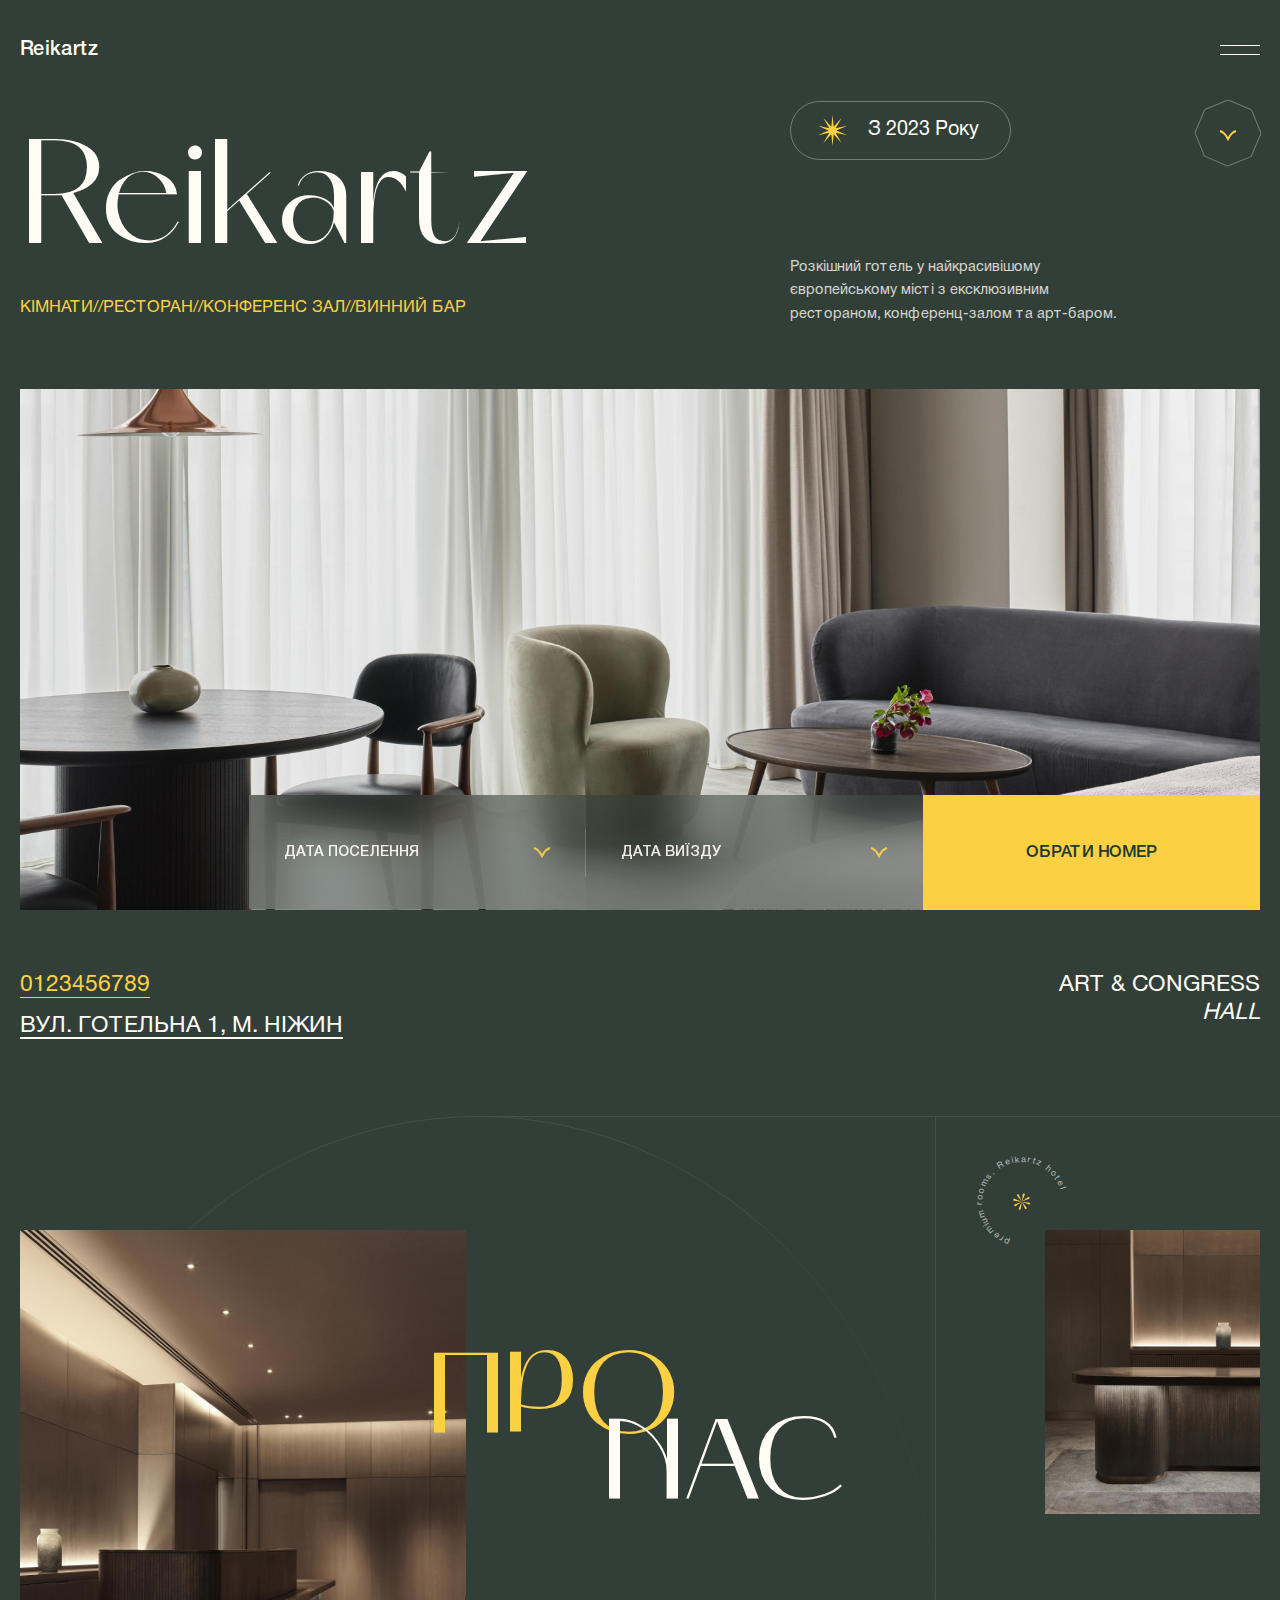
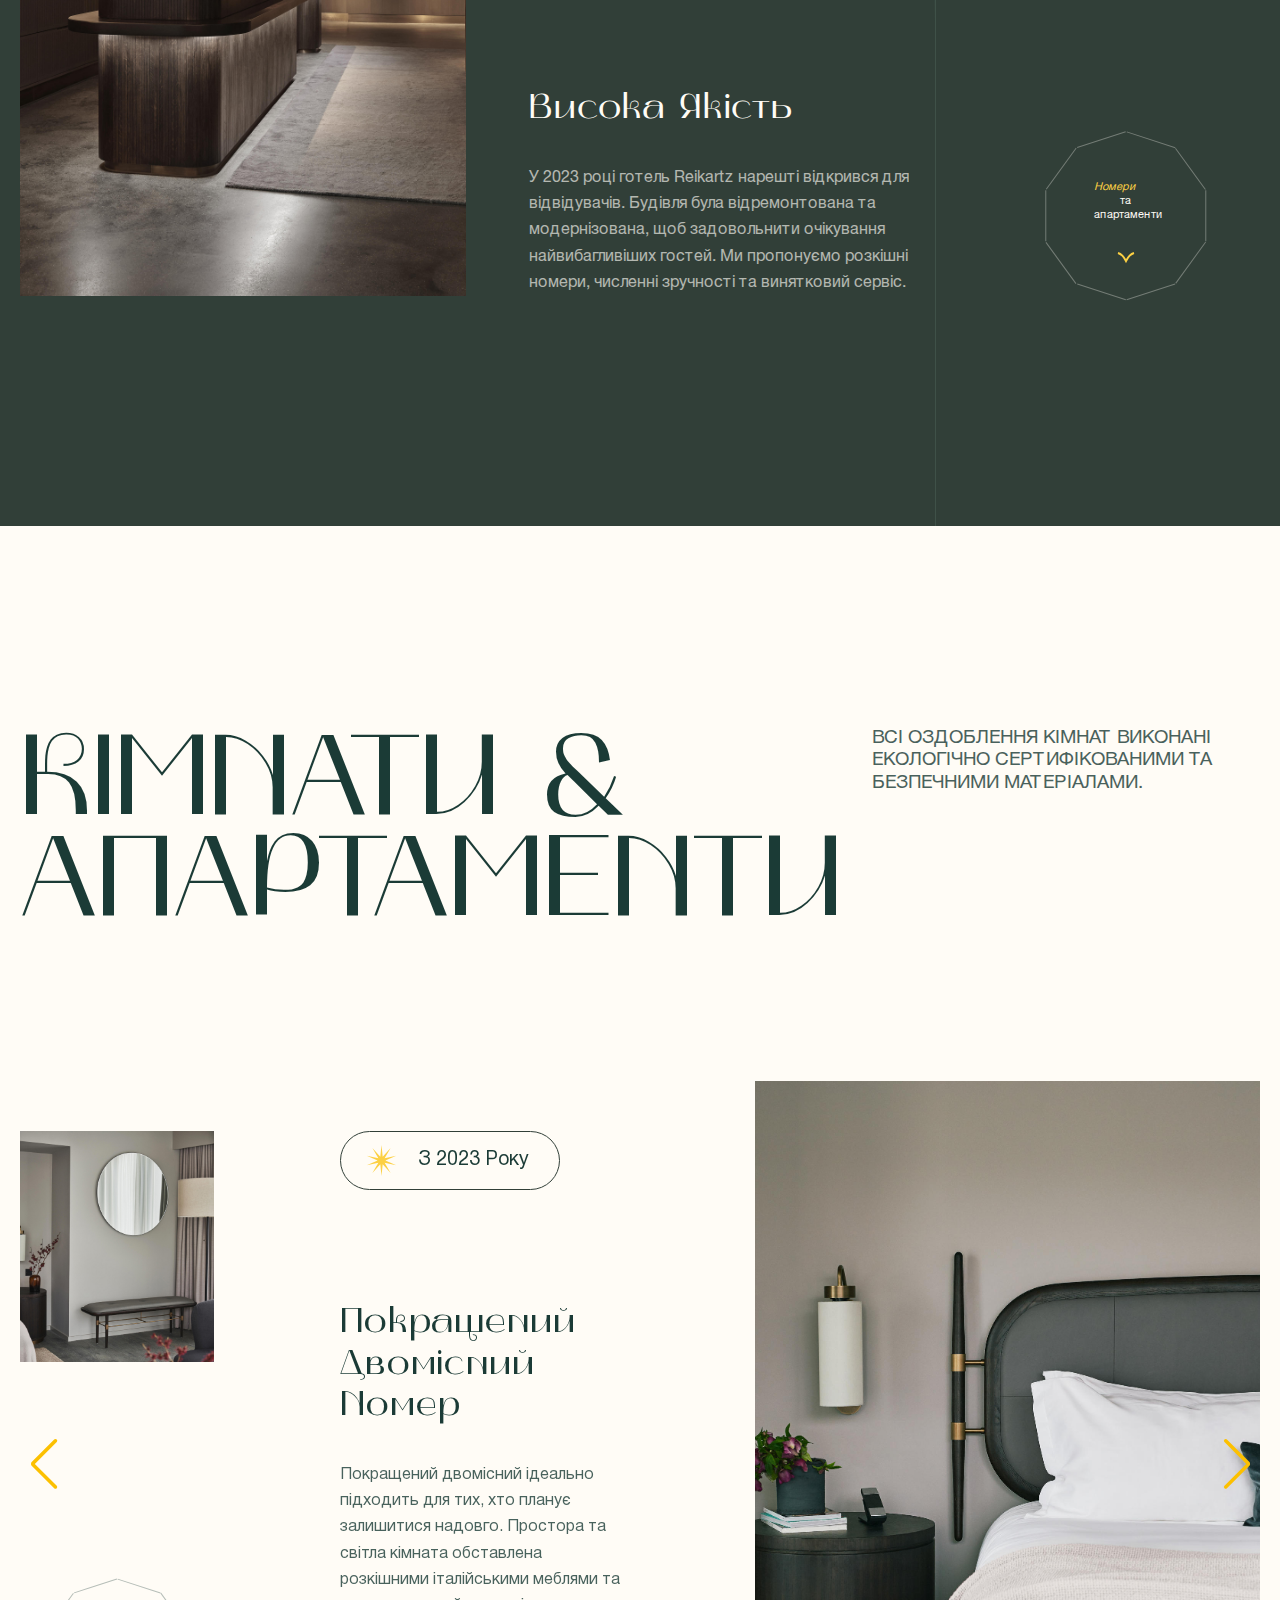
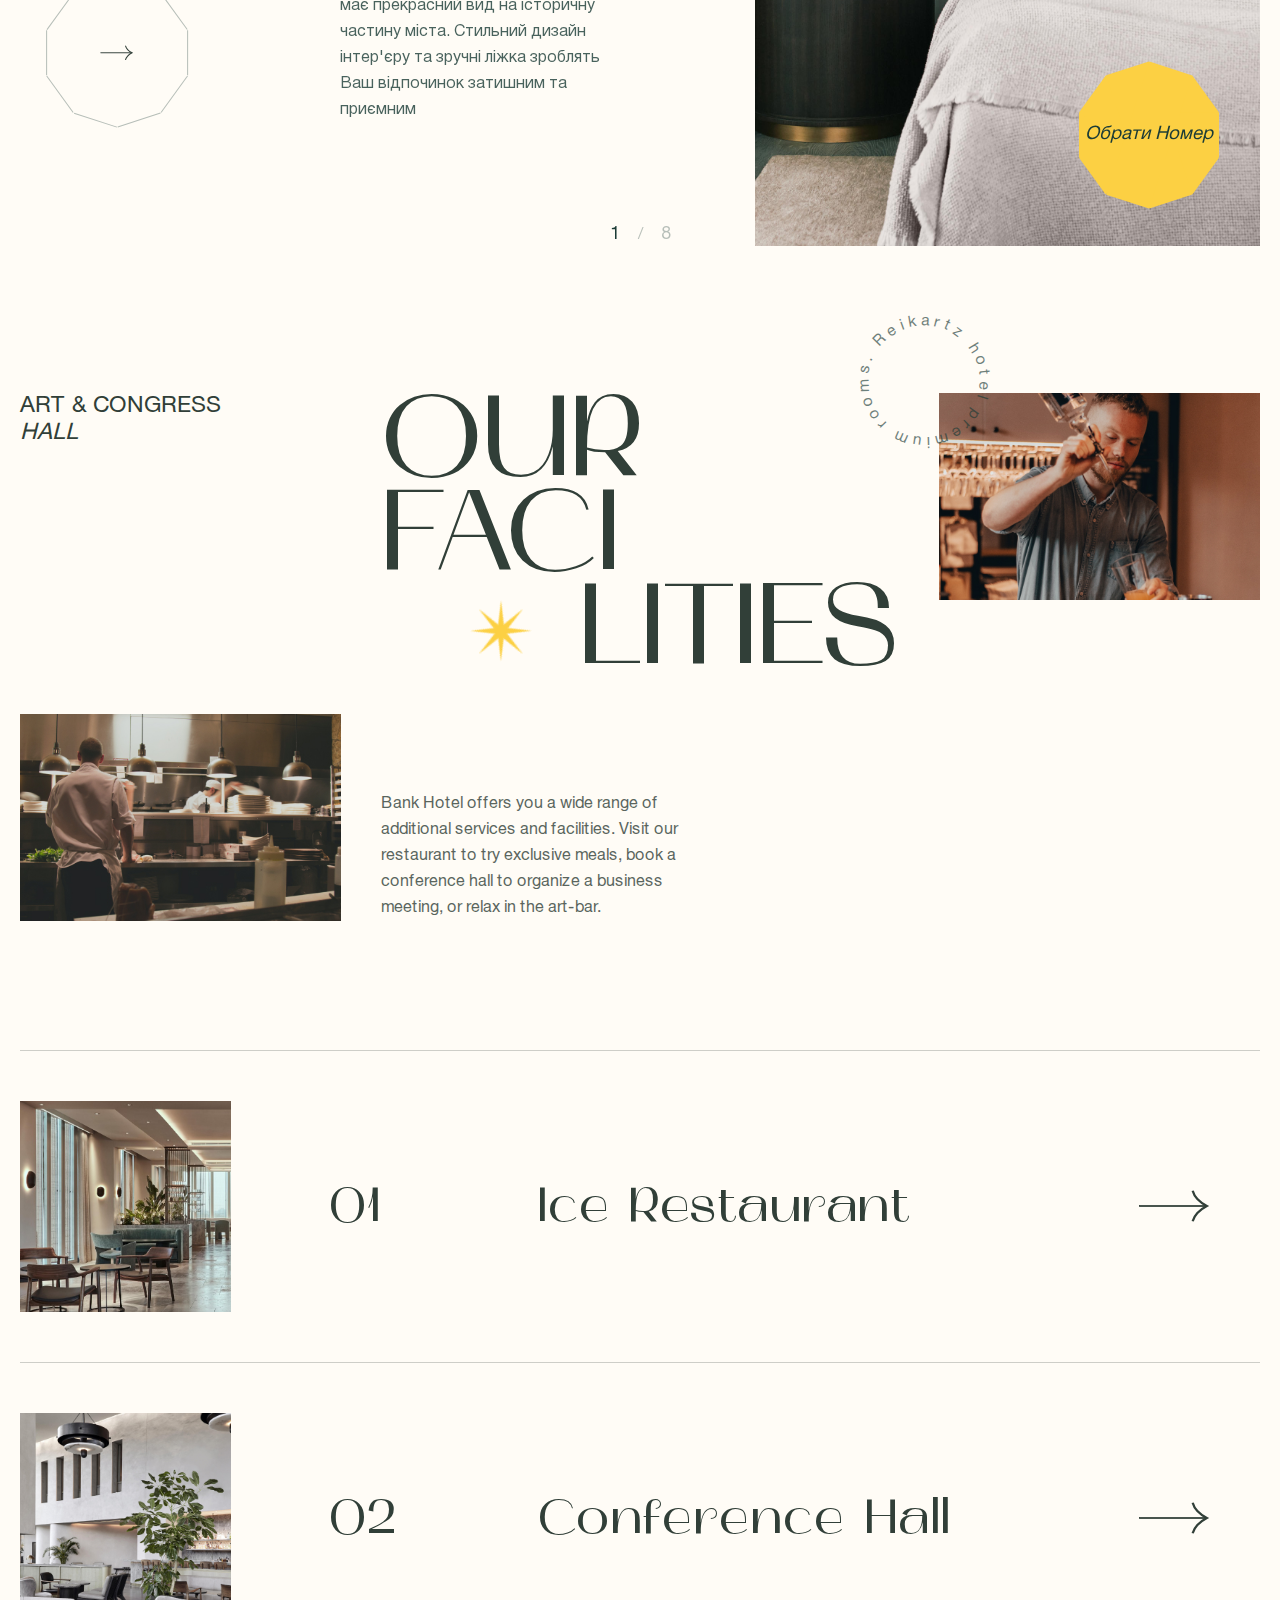
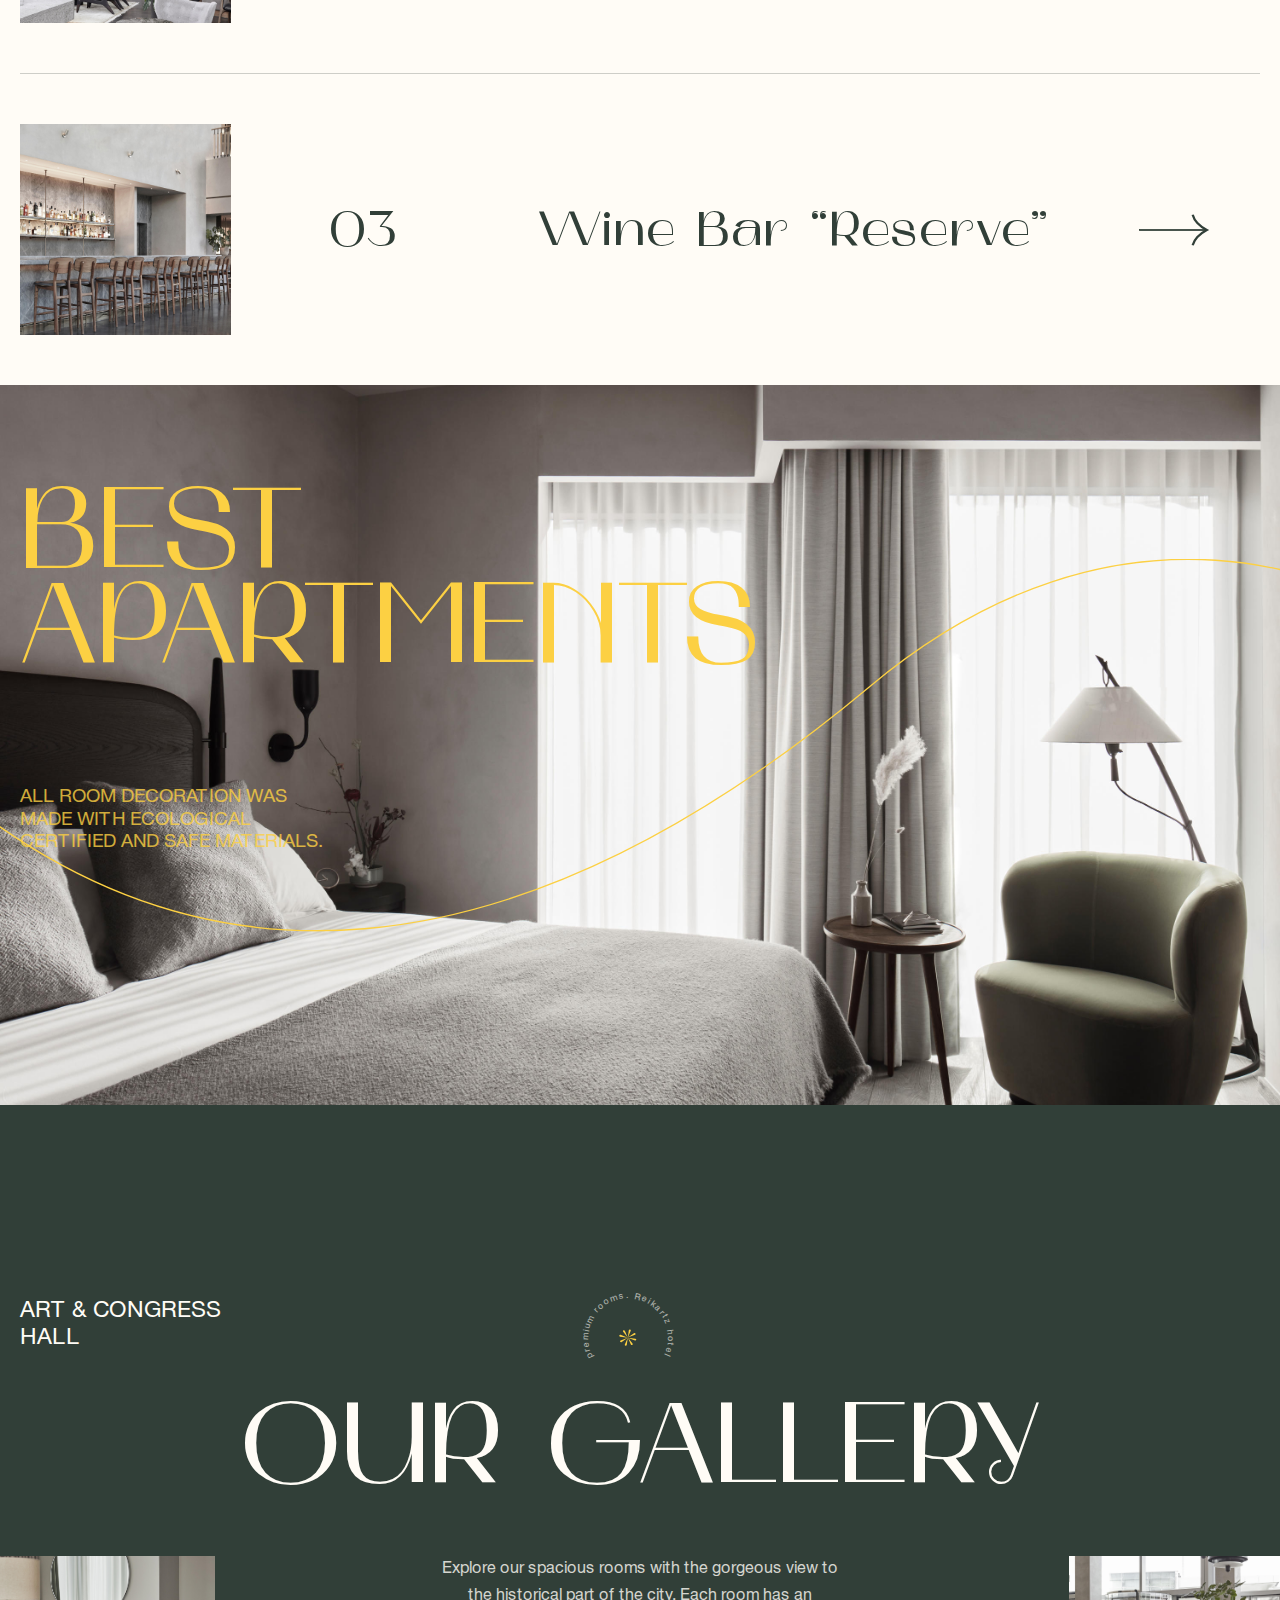
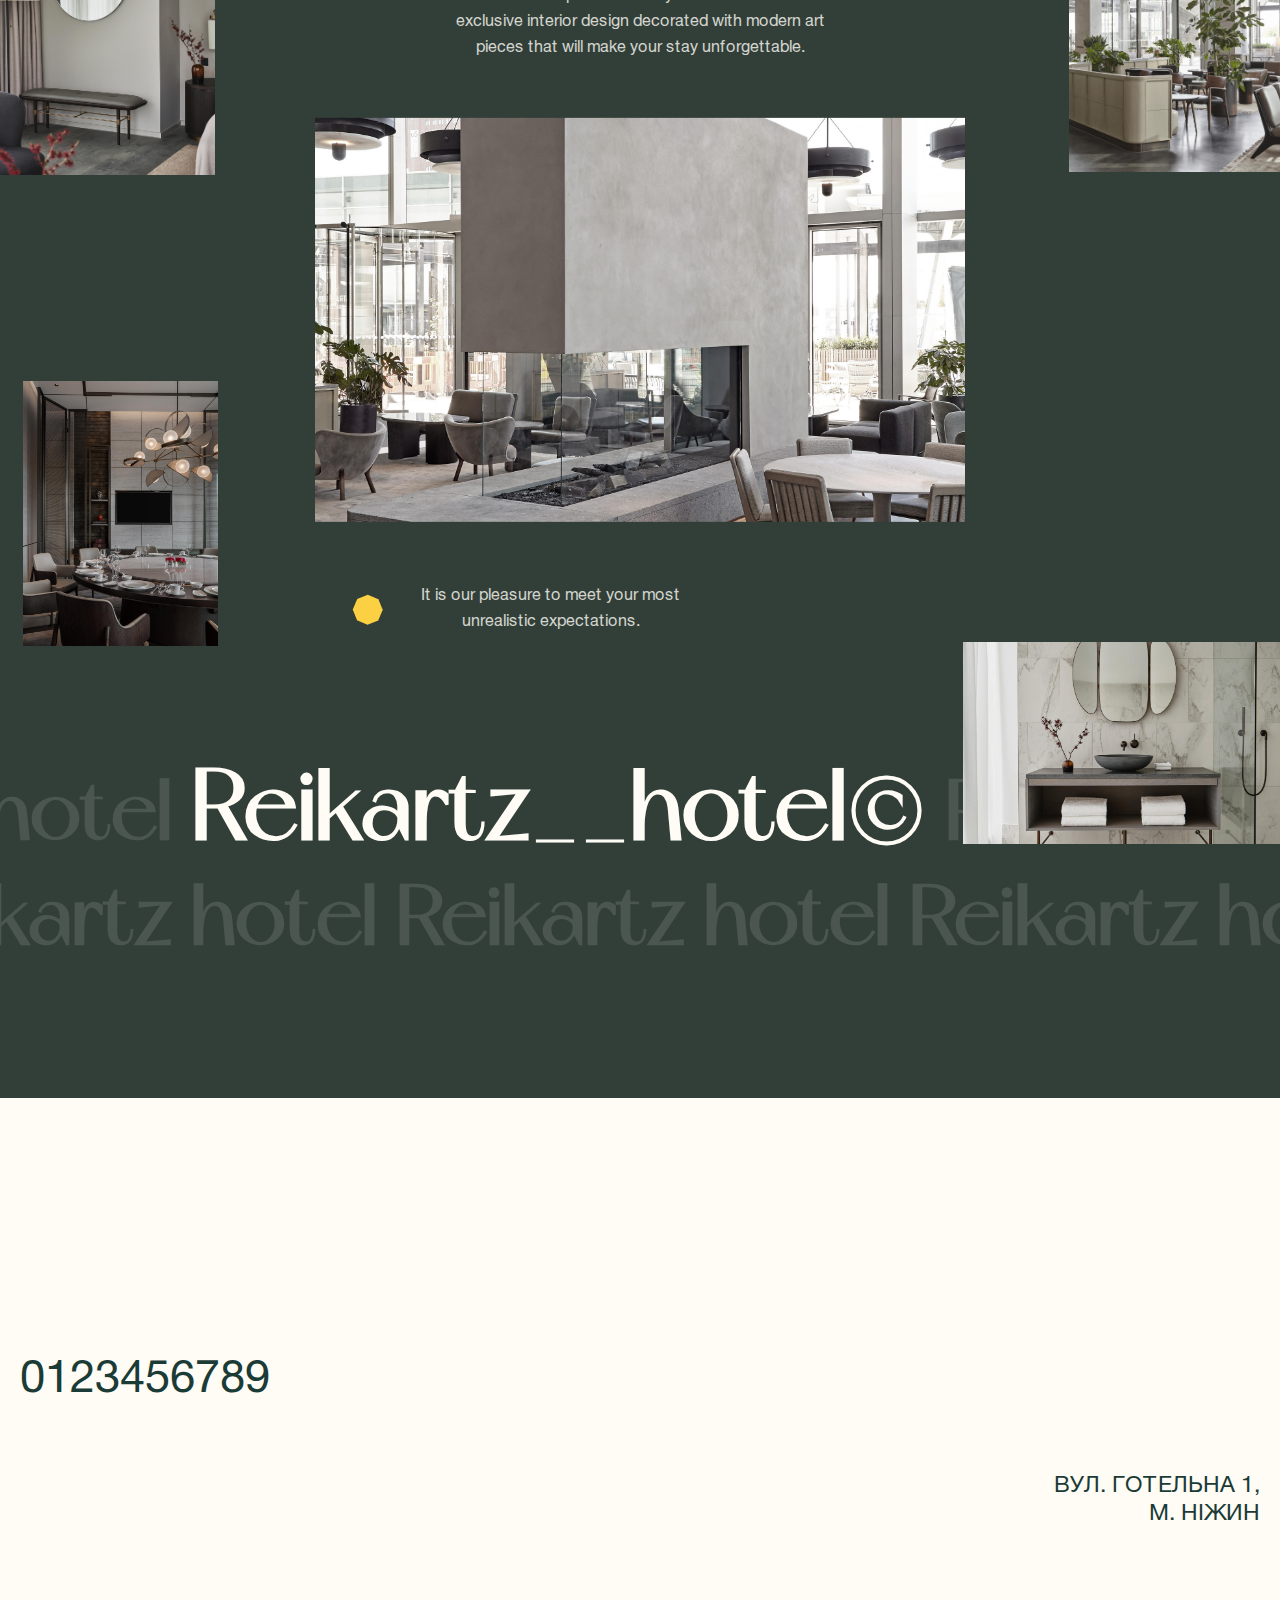
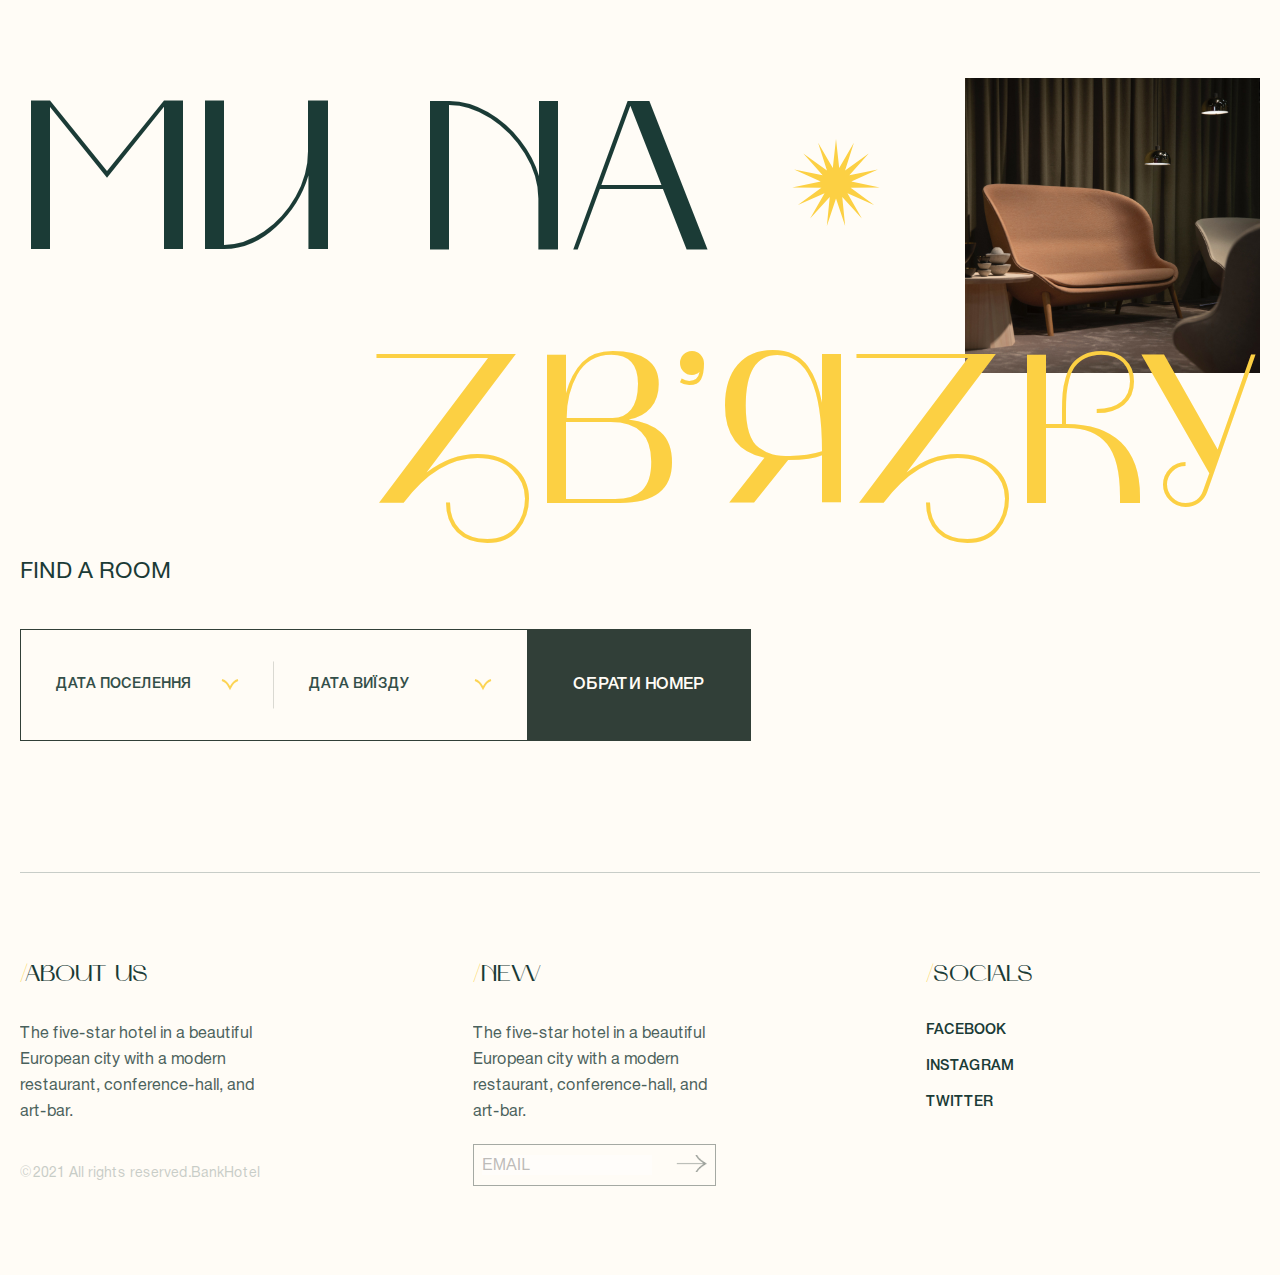
<file: index.html>
<!DOCTYPE html>
<html lang="X-UA-Compatible">
<head>
    <meta charset="UTF-8">
    <meta http-equiv="X-UA-Compatible" content="IE=edge">
    <meta name="viewport" content="width=device-width, initial-scale=1.0">
    <title>HOTEL Reikartz</title>
    
    <link rel="stylesheet" type="text/css" href="./slick/slick.css">
    <link rel="stylesheet" href="https://cdn.jsdelivr.net/npm/swiper@9.0.5/swiper-bundle.min.css">

    <link rel="stylesheet" type="text/css" href="./css/style.css">
</head>
<body>
    <div class="wrapper">
        <header class="header">
            <div class="header__container">
                <div class="header__logo header__page"><h1>Reikartz</h1></div>
                <div class="header__menu">
                    <div class="menu__body">
                        <nav class="menu__body-wrapper">
                            <ul class="header__menu-list">
                                <li class="header__menu-link"><a href="index.html"><p class="menu__link" data-goto="._home">Головна</p></a></li>
                                <li class="header__menu-link"><p class="menu__link" data-goto="._about">Про нас</p></li>
                                <li class="header__menu-link"><a href="twinroom.html"><p class="menu__link" data-goto="._rooms">кімнати</p></a></li>
                                <li class="header__menu-link"><a href="restaurant.html"><p class="menu__link" data-goto="._restaurant">ресторан</p></a></li>
                                <li class="header__menu-link"><p class="menu__link" data-goto="._conference">конференс зал</p></li>
                                <li class="header__menu-link"><p class="menu__link" data-goto="._contacts">контакти</p></li>
                            </ul>
                        </nav>
                        <div class="header__info">
                            <p class="header__info-telephone info__telephone">0123456789</p>
                            <p class="header__info-street info__street">вул. Готельна 1, м. Ніжин</p>
                            <ul class="header__info-social social__list">
                                <li class="social__link _fb">
                                    <a href="" class="social__link-text"><p>Facebook</p></a>
                                </li>
                                <li class="social__link _in">
                                    <a href=""  class="social__link-text"><p>Instagram</p></a>
                                </li>
                                <li class="social__link _tw">
                                    <a href=""  class="social__link-text"><p>twitter</p></a>
                                </li>
                            </ul>
                        </div>
                    </div>
                </div>
                <div class="header__menu-telephone">
                    <p>0123456789</p>
                </div>
                <div class="menu__icon">
                    <span></span>
                </div>
            </div>
        </header>
        <main class="page">
            <section class="page__main main">
                <div class="main__container">
                    <div class="main__content">
                        <div class="main__title">
                            <h1 class="main__hotel-title">Reikartz</h1>
                            <ul class="main__tags-list">
                                <li class="tags__link"><a href="">кімнати//</a></li>
                                <li class="tags__link"><a href="">ресторан//</a></li>
                                <li class="tags__link"><a href="">конференс зал//</a></li>
                                <li class="tags__link"><a href="">винний бар</a></li>
                            </ul>
                        </div>
                        <div class="main__info">
                            <div class="main__info-date">
                                <span class="date__hotel">
                                    <img src="images/icons/Star_ellow.svg" alt="star">
                                    <p>з 2023 року</p>
                                </span>
                                <div class="main__info-button button _small">
                                    <span class="line__button line-1"></span>
                                    <span class="line__button line-2"></span>
                                    <span class="line__button line-3"></span>
                                    <span class="line__button line-4"></span>
                                </div>
                            </div>
                            <p class="text__hotel text">Розкішний готель у найкрасивішому європейському місті з ексклюзивним рестораном, конференц-залом та арт-баром.</p>
                        </div>
                    </div>
                    <div class="main__img-wrapper">
                        <div class="main__images">
                            <img class="main__img-room _img" src="images/banner/01.jpg" alt="room">
                            <img class="main__img-room _img _hide" src="images/banner/01_1.jpg" alt="room">
                            <ul class="check__list banner">
                                <li class="check-link check-in"><p>дата поселення</p><img src="images/icons/arow_ellow.svg" alt="arow"></li>
                                <li class="check-link check-out"><p>дата виїзду</p><img src="images/icons/arow_ellow.svg" alt="arow"></li>
                                <li class="check-link check-rooms"><p>обрати номер</p></li>
                            </ul>
                        </div>
                        <div class="main__info-button button _big">
                            <p class="yellow__button">обрати номер</p>
                            <span class="line__button line-1"></span>
                            <span class="line__button line-2"></span>
                            <span class="line__button line-3"></span>
                            <span class="line__button line-4"></span>
                            <span class="line__button line-5"></span>
                        </div>
                    </div>
                    <div class="main__actions">
                        <span class="actions__column-first ">
                            <p class="main__actions-telephone info__telephone">0123456789</p>
                            <p class="main__actions-street">вул. Готельна 1, м. Ніжин</p>
                        </span>
                        <span class="actions__column-second">
                            <p class="actions__art">Art & Congress</p><p class="actions__art">hall</p>
                        </span>
                    </div>
                </div>
            </section>
            <section class="page__about about">
                <div class="about__contain-padding about__container">
                    <div class="about__column-1">
                        <!-- <div class="about__img-wrapper"> -->
                            <div class="about__images _big _pc">
                                <img src="images/reception/1 (2).jpg" alt="reception" class="about__img _pc">
                            </div>
                        <!-- </div> -->

                        <div class="about__content _pc">
                            <div data-da=".about__column-1, 767, 0" class="content__title-wrapper">
                                <h1 class="about__content-title main__titles _about">про</h1>
                                <h1 class="about__content-title main__titles _us">нас</h1>
                            </div>
                            <h3 class="about__content-sub-title main__sub-titles">висока якість</h3>
                            <div class="about__text-wrapper">
                                <p class="about__content-text text _stamp-place">У 2023 році готель Reikartz нарешті відкрився для відвідувачів. Будівля була відремонтована та модернізована, щоб задовольнити очікування найвибагливіших гостей. Ми пропонуємо розкішні номери, численні зручності та винятковий сервіс.
                                </p>
                            </div>
                            <!-- <div class="about__stamp stamp stamp-content">
                                <div class="circular">
                                        premium rooms. Reikartz hotel
                                </div>
                                <img class="stamp__rotate" src="images/icons/icon.svg" alt="icon_stamp">
                            </div> -->
                        </div>

                    </div>
                    <div class="about__column-2">
                        
                        <div class="about__images _small">
                            <div data-da="._stamp-place, 767, 1" class="about__stamp stamp stamp-img">
                                <div class="circular">
                                        premium rooms. Reikartz hotel
                                </div>
                                <img class="stamp__rotate" src="images/icons/icon.svg" alt="icon_stamp">
                            </div>
                            <img src="images/reception/2.jpg" alt="reception" class="about__img _small">
                        </div>
                        <div class="main__info-button button _big">
                            <div><h4>номери</h4><p class="transparent__button">та</p><p class="transparent__button">апартаменти</p></div>
                            <span class="line__button line-1"></span>
                            <span class="line__button line-2"></span>
                            <span class="line__button line-3"></span>
                            <span class="line__button line-4"></span>
                            <span class="line__button line-5"></span>
                        </div>
                    </div>

                </div>
                <!-- <div class="about__column-3 __container">
                    <div class="content__title-mobile">
                        <h1 class="about__mobile-title main__titles _about">про</h1>
                        <h1 class="about__mobile-title main__titles _us">нас</h1>
                    </div>
                    <div class="about__images-mobile _mobile">
                        <img src="images/reception/1 (2).jpg" alt="reception" class="about__img-mobile _mobile">
                    </div>
                    <span class="about__mobile-content">
                        <h3 class="about__mobile-sub-title main__sub-titles">висока якість</h3>
                        <p class="about__content-text text">У 2023 році готель Reikartz нарешті відкрився для відвідувачів. Будівля була відремонтована та модернізована, щоб задовольнити очікування найвибагливіших гостей. Ми пропонуємо розкішні номери, численні зручності та винятковий сервіс.
                        </p>
                        <div class="about__stamp stamp stamp-content">
                            <div class="circular">
                                    premium rooms. Reikartz hotel
                            </div>
                            <img class="stamp__rotate" src="images/icons/icon.svg" alt="icon_stamp">
                        </div>
                    </span>

                </div> -->
            </section>
            <section class="page__rooms rooms">
                <div class="rooms__container">
                    <div class="rooms__page-content">
                        <div class="rooms__page-title-title"><h1 class="rooms__content-title main__titles _rooms">кімнати & <br> апартаменти</h1></div>
                        <div class="rooms__page-title-text"><p class="rooms__content-text text big-text">
                            Всі оздоблення кімнат виконані екологічно сертифікованими та безпечними матеріалами.</p></div>
                    </div>
                    <div class="rooms__swiper">
                        <div class="rooms__slider swiper-container" slides-per-view="3" centered-slides="true" space-between="30" pagination="true"
                            pagination-type="fraction" navigation="true">
                            <div class="swiper-wrapper">
                                <div data-hash="slide-1" class="swiper-slide">
                                    <div class="slide__wrapper">
                                        <div class="slide__wrapper-rows">
                                            <div class="slide__row-1 button__wrapper-transparent">
                                                <div class="rooms__images _small">
                                                    <img src="images/rooms/rooms_small-1.jpg" alt="rooms" class="rooms__img _small">
                                                </div>
                                                <a class="position__mode" href="twinroom.html">
                                                    <div class="rooms__info-button button _big _transparent">
                                                        <!-- <div><h4>номери</h4><p class="transparent__button">та</p><p class="transparent__button">апартаменти</p></div> -->
                                                        <!-- <img src="" alt=""> -->
                                                        <span class="line__button line-1"></span>
                                                        <span class="line__button line-2"></span>
                                                        <span class="line__button line-3"></span>
                                                        <span class="line__button line-4"></span>
                                                        <span class="line__button line-5"></span>
                                                    </div>
                                                </a>
                                            </div>
                                            <div class="slide__row-2">
                                                <span class="date__hotel _rooms-date">
                                                    <img src="images/icons/Star_ellow.svg" alt="star">
                                                    <p>з 2023 року</p>
                                                </span>
                                                <div class="slide__content-text-wrapper">
                                                        <h3 class="slide__content-title main__sub-titles _rooms">Покращений <br> двомісний номер</h3>
                                                    <p class="slide__content-text text">Покращений двомісний ідеально підходить для тих, хто планує залишитися надовго. Простора та світла кімната обставлена ​​розкішними італійськими меблями та має прекрасний вид на історичну частину міста. Стильний дизайн інтер'єру та зручні ліжка зроблять Ваш відпочинок затишним та приємним</p>
                                                </div>
                                            </div>
                                        </div>
                                        <div class="slide__row-3">
                                            <div class="image__slider-wrapper">
                                                <img class="slider__img" src="images/rooms/rooms_big-1.jpg" alt="rooms">
                                                <div class="rooms__info-button button _big button__big-yellow">
                                                    <p class="yellow__button">обрати номер</p>
                                                    <span class="line__button line-1"></span>
                                                    <span class="line__button line-2"></span>
                                                    <span class="line__button line-3"></span>
                                                    <span class="line__button line-4"></span>
                                                    <span class="line__button line-5"></span>
                                                </div>
                                            </div>
                                        </div>

                                    </div>
                                </div>
                                <div data-hash="slide-2" class="swiper-slide">
                                    <div class="slide__wrapper">
                                        <div class="slide__wrapper-rows">
                                            <div class="slide__row-1 button__wrapper-transparent">
                                                <div class="rooms__images _small">
                                                    <img src="images/rooms/rooms_small-1.jpg" alt="rooms" class="rooms__img _small">
                                                </div>
                                                <a class="position__mode" href="twinroom.html">
                                                    <div class="rooms__info-button button _big _transparent">
                                                        <!-- <div><h4>номери</h4><p class="transparent__button">та</p><p class="transparent__button">апартаменти</p></div> -->
                                                        <!-- <img src="" alt=""> -->
                                                        <span class="line__button line-1"></span>
                                                        <span class="line__button line-2"></span>
                                                        <span class="line__button line-3"></span>
                                                        <span class="line__button line-4"></span>
                                                        <span class="line__button line-5"></span>
                                                    </div>
                                                </a>
                                            </div>
                                            <div class="slide__row-2">
                                                <span class="date__hotel _rooms-date">
                                                    <img src="images/icons/Star_ellow.svg" alt="star">
                                                    <p>з 2023 року</p>
                                                </span>
                                                <div class="slide__content-text-wrapper">
                                                        <h3 class="slide__content-title main__sub-titles _rooms">Покращений <br> двомісний номер</h3>
                                                    <p class="slide__content-text text">Покращений двомісний ідеально підходить для тих, хто планує залишитися надовго. Простора та світла кімната обставлена ​​розкішними італійськими меблями та має прекрасний вид на історичну частину міста. Стильний дизайн інтер'єру та зручні ліжка зроблять Ваш відпочинок затишним та приємним</p>
                                                </div>
                                            </div>
                                        </div>
                                        <div class="slide__row-3">
                                            <div class="image__slider-wrapper">
                                                <img class="slider__img" src="images/rooms/rooms_big-1.jpg" alt="rooms">
                                                <div class="rooms__info-button button _big">
                                                    <p class="yellow__button">обрати номер</p>
                                                    <span class="line__button line-1"></span>
                                                    <span class="line__button line-2"></span>
                                                    <span class="line__button line-3"></span>
                                                    <span class="line__button line-4"></span>
                                                    <span class="line__button line-5"></span>
                                                </div>
                                            </div>
                                        </div>

                                    </div>
                                </div>
                                <div data-hash="slide-3" class="swiper-slide">
                                    <div class="slide__wrapper">
                                        <div class="slide__wrapper-rows">
                                            <div class="slide__row-1 button__wrapper-transparent">
                                                <div class="rooms__images _small">
                                                    <img src="images/rooms/rooms_small-1.jpg" alt="rooms" class="rooms__img _small">
                                                </div>
                                                <a class="position__mode" href="twinroom.html">
                                                    <div class="rooms__info-button button _big _transparent">
                                                        <!-- <div><h4>номери</h4><p class="transparent__button">та</p><p class="transparent__button">апартаменти</p></div> -->
                                                        <!-- <img src="" alt=""> -->
                                                        <span class="line__button line-1"></span>
                                                        <span class="line__button line-2"></span>
                                                        <span class="line__button line-3"></span>
                                                        <span class="line__button line-4"></span>
                                                        <span class="line__button line-5"></span>
                                                    </div>
                                                </a>
                                            </div>
                                            <div class="slide__row-2">
                                                <span class="date__hotel _rooms-date">
                                                    <img src="images/icons/Star_ellow.svg" alt="star">
                                                    <p>з 2023 року</p>
                                                </span>
                                                <div class="slide__content-text-wrapper">
                                                        <h3 class="slide__content-title main__sub-titles _rooms">Покращений <br> двомісний номер</h3>
                                                    <p class="slide__content-text text">Покращений двомісний ідеально підходить для тих, хто планує залишитися надовго. Простора та світла кімната обставлена ​​розкішними італійськими меблями та має прекрасний вид на історичну частину міста. Стильний дизайн інтер'єру та зручні ліжка зроблять Ваш відпочинок затишним та приємним</p>
                                                </div>
                                            </div>
                                        </div>
                                        <div class="slide__row-3">
                                            <div class="image__slider-wrapper">
                                                <img class="slider__img" src="images/rooms/rooms_big-1.jpg" alt="rooms">
                                                <div class="rooms__info-button button _big">
                                                    <p class="yellow__button">обрати номер</p>
                                                    <span class="line__button line-1"></span>
                                                    <span class="line__button line-2"></span>
                                                    <span class="line__button line-3"></span>
                                                    <span class="line__button line-4"></span>
                                                    <span class="line__button line-5"></span>
                                                </div>
                                            </div>
                                        </div>

                                    </div>
                                </div>
                                <div data-hash="slide-4" class="swiper-slide">
                                    <div class="slide__wrapper">
                                        <div class="slide__wrapper-rows">
                                            <div class="slide__row-1 button__wrapper-transparent">
                                                <div class="rooms__images _small">
                                                    <img src="images/rooms/rooms_small-1.jpg" alt="rooms" class="rooms__img _small">
                                                </div>
                                                <a class="position__mode" href="twinroom.html">
                                                    <div class="rooms__info-button button _big _transparent">
                                                        <!-- <div><h4>номери</h4><p class="transparent__button">та</p><p class="transparent__button">апартаменти</p></div> -->
                                                        <!-- <img src="" alt=""> -->
                                                        <span class="line__button line-1"></span>
                                                        <span class="line__button line-2"></span>
                                                        <span class="line__button line-3"></span>
                                                        <span class="line__button line-4"></span>
                                                        <span class="line__button line-5"></span>
                                                    </div>
                                                </a>
                                            </div>
                                            <div class="slide__row-2">
                                                <span class="date__hotel _rooms-date">
                                                    <img src="images/icons/Star_ellow.svg" alt="star">
                                                    <p>з 2023 року</p>
                                                </span>
                                                <div class="slide__content-text-wrapper">
                                                        <h3 class="slide__content-title main__sub-titles _rooms">Покращений <br> двомісний номер</h3>
                                                    <p class="slide__content-text text">Покращений двомісний ідеально підходить для тих, хто планує залишитися надовго. Простора та світла кімната обставлена ​​розкішними італійськими меблями та має прекрасний вид на історичну частину міста. Стильний дизайн інтер'єру та зручні ліжка зроблять Ваш відпочинок затишним та приємним</p>
                                                </div>
                                            </div>
                                        </div>
                                        <div class="slide__row-3">
                                            <div class="image__slider-wrapper">
                                                <img class="slider__img" src="images/rooms/rooms_big-1.jpg" alt="rooms">
                                                <div class="rooms__info-button button _big">
                                                    <p class="yellow__button">обрати номер</p>
                                                    <span class="line__button line-1"></span>
                                                    <span class="line__button line-2"></span>
                                                    <span class="line__button line-3"></span>
                                                    <span class="line__button line-4"></span>
                                                    <span class="line__button line-5"></span>
                                                </div>
                                            </div>
                                        </div>

                                    </div>
                                </div>
                                <div data-hash="slide-5" class="swiper-slide">
                                    <div class="slide__wrapper">
                                        <div class="slide__wrapper-rows">
                                            <div class="slide__row-1 button__wrapper-transparent">
                                                <div class="rooms__images _small">
                                                    <img src="images/rooms/rooms_small-1.jpg" alt="rooms" class="rooms__img _small">
                                                </div>
                                                <a class="position__mode" href="twinroom.html">
                                                    <div class="rooms__info-button button _big _transparent">
                                                        <!-- <div><h4>номери</h4><p class="transparent__button">та</p><p class="transparent__button">апартаменти</p></div> -->
                                                        <!-- <img src="" alt=""> -->
                                                        <span class="line__button line-1"></span>
                                                        <span class="line__button line-2"></span>
                                                        <span class="line__button line-3"></span>
                                                        <span class="line__button line-4"></span>
                                                        <span class="line__button line-5"></span>
                                                    </div>
                                                </a>
                                            </div>
                                            <div class="slide__row-2">
                                                <span class="date__hotel _rooms-date">
                                                    <img src="images/icons/Star_ellow.svg" alt="star">
                                                    <p>з 2023 року</p>
                                                </span>
                                                <div class="slide__content-text-wrapper">
                                                        <h3 class="slide__content-title main__sub-titles _rooms">Покращений <br> двомісний номер</h3>
                                                    <p class="slide__content-text text">Покращений двомісний ідеально підходить для тих, хто планує залишитися надовго. Простора та світла кімната обставлена ​​розкішними італійськими меблями та має прекрасний вид на історичну частину міста. Стильний дизайн інтер'єру та зручні ліжка зроблять Ваш відпочинок затишним та приємним</p>
                                                </div>
                                            </div>
                                        </div>
                                        <div class="slide__row-3">
                                            <div class="image__slider-wrapper">
                                                <img class="slider__img" src="images/rooms/rooms_big-1.jpg" alt="rooms">
                                                <div class="rooms__info-button button _big">
                                                    <p class="yellow__button">обрати номер</p>
                                                    <span class="line__button line-1"></span>
                                                    <span class="line__button line-2"></span>
                                                    <span class="line__button line-3"></span>
                                                    <span class="line__button line-4"></span>
                                                    <span class="line__button line-5"></span>
                                                </div>
                                            </div>
                                        </div>

                                    </div>
                                </div>
                                <div data-hash="slide-6" class="swiper-slide">
                                    <div class="slide__wrapper">
                                        <div class="slide__wrapper-rows">
                                            <div class="slide__row-1 button__wrapper-transparent">
                                                <div class="rooms__images _small">
                                                    <img src="images/rooms/rooms_small-1.jpg" alt="rooms" class="rooms__img _small">
                                                </div>
                                                <a class="position__mode" href="twinroom.html">
                                                    <div class="rooms__info-button button _big _transparent">
                                                        <!-- <div><h4>номери</h4><p class="transparent__button">та</p><p class="transparent__button">апартаменти</p></div> -->
                                                        <!-- <img src="" alt=""> -->
                                                        <span class="line__button line-1"></span>
                                                        <span class="line__button line-2"></span>
                                                        <span class="line__button line-3"></span>
                                                        <span class="line__button line-4"></span>
                                                        <span class="line__button line-5"></span>
                                                    </div>
                                                </a>
                                            </div>
                                            <div class="slide__row-2">
                                                <span class="date__hotel _rooms-date">
                                                    <img src="images/icons/Star_ellow.svg" alt="star">
                                                    <p>з 2023 року</p>
                                                </span>
                                                <div class="slide__content-text-wrapper">
                                                        <h3 class="slide__content-title main__sub-titles _rooms">Покращений <br> двомісний номер</h3>
                                                    <p class="slide__content-text text">Покращений двомісний ідеально підходить для тих, хто планує залишитися надовго. Простора та світла кімната обставлена ​​розкішними італійськими меблями та має прекрасний вид на історичну частину міста. Стильний дизайн інтер'єру та зручні ліжка зроблять Ваш відпочинок затишним та приємним</p>
                                                </div>
                                            </div>
                                        </div>
                                        <div class="slide__row-3">
                                            <div class="image__slider-wrapper">
                                                <img class="slider__img" src="images/rooms/rooms_big-1.jpg" alt="rooms">
                                                <div class="rooms__info-button button _big">
                                                    <p class="yellow__button">обрати номер</p>
                                                    <span class="line__button line-1"></span>
                                                    <span class="line__button line-2"></span>
                                                    <span class="line__button line-3"></span>
                                                    <span class="line__button line-4"></span>
                                                    <span class="line__button line-5"></span>
                                                </div>
                                            </div>
                                        </div>

                                    </div>
                                </div>
                                <div data-hash="slide-7" class="swiper-slide">
                                    <div class="slide__wrapper">
                                        <div class="slide__wrapper-rows">
                                            <div class="slide__row-1 button__wrapper-transparent">
                                                <div class="rooms__images _small">
                                                    <img src="images/rooms/rooms_small-1.jpg" alt="rooms" class="rooms__img _small">
                                                </div>
                                                <a class="position__mode" href="twinroom.html">
                                                    <div class="rooms__info-button button _big _transparent">
                                                        <!-- <div><h4>номери</h4><p class="transparent__button">та</p><p class="transparent__button">апартаменти</p></div> -->
                                                        <!-- <img src="" alt=""> -->
                                                        <span class="line__button line-1"></span>
                                                        <span class="line__button line-2"></span>
                                                        <span class="line__button line-3"></span>
                                                        <span class="line__button line-4"></span>
                                                        <span class="line__button line-5"></span>
                                                    </div>
                                                </a>
                                            </div>
                                            <div class="slide__row-2">
                                                <span class="date__hotel _rooms-date">
                                                    <img src="images/icons/Star_ellow.svg" alt="star">
                                                    <p>з 2023 року</p>
                                                </span>
                                                <div class="slide__content-text-wrapper">
                                                        <h3 class="slide__content-title main__sub-titles _rooms">Покращений <br> двомісний номер</h3>
                                                    <p class="slide__content-text text">Покращений двомісний ідеально підходить для тих, хто планує залишитися надовго. Простора та світла кімната обставлена ​​розкішними італійськими меблями та має прекрасний вид на історичну частину міста. Стильний дизайн інтер'єру та зручні ліжка зроблять Ваш відпочинок затишним та приємним</p>
                                                </div>
                                            </div>
                                        </div>
                                        <div class="slide__row-3">
                                            <div class="image__slider-wrapper">
                                                <img class="slider__img" src="images/rooms/rooms_big-1.jpg" alt="rooms">
                                                <div class="rooms__info-button button _big">
                                                    <p class="yellow__button">обрати номер</p>
                                                    <span class="line__button line-1"></span>
                                                    <span class="line__button line-2"></span>
                                                    <span class="line__button line-3"></span>
                                                    <span class="line__button line-4"></span>
                                                    <span class="line__button line-5"></span>
                                                </div>
                                            </div>
                                        </div>

                                    </div>
                                </div>
                                <div data-hash="slide-8" class="swiper-slide">
                                    <div class="slide__wrapper">
                                        <div class="slide__wrapper-rows">
                                            <div class="slide__row-1 button__wrapper-transparent">
                                                <div class="rooms__images _small">
                                                    <img src="images/rooms/rooms_small-1.jpg" alt="rooms" class="rooms__img _small">
                                                </div>
                                                <a class="position__mode" href="twinroom.html">
                                                    <div class="rooms__info-button button _big _transparent">
                                                        <!-- <div><h4>номери</h4><p class="transparent__button">та</p><p class="transparent__button">апартаменти</p></div> -->
                                                        <!-- <img src="" alt=""> -->
                                                        <span class="line__button line-1"></span>
                                                        <span class="line__button line-2"></span>
                                                        <span class="line__button line-3"></span>
                                                        <span class="line__button line-4"></span>
                                                        <span class="line__button line-5"></span>
                                                    </div>
                                                </a>
                                            </div>
                                            <div class="slide__row-2">
                                                <span class="date__hotel _rooms-date">
                                                    <img src="images/icons/Star_ellow.svg" alt="star">
                                                    <p>з 2023 року</p>
                                                </span>
                                                <div class="slide__content-text-wrapper">
                                                        <h3 class="slide__content-title main__sub-titles _rooms">Покращений <br> двомісний номер</h3>
                                                    <p class="slide__content-text text">Покращений двомісний ідеально підходить для тих, хто планує залишитися надовго. Простора та світла кімната обставлена ​​розкішними італійськими меблями та має прекрасний вид на історичну частину міста. Стильний дизайн інтер'єру та зручні ліжка зроблять Ваш відпочинок затишним та приємним</p>
                                                </div>
                                            </div>
                                        </div>
                                        <div class="slide__row-3">
                                            <div class="image__slider-wrapper">
                                                <img class="slider__img" src="images/rooms/rooms_big-1.jpg" alt="rooms">
                                                <div class="rooms__info-button button _big">
                                                    <p class="yellow__button">обрати номер</p>
                                                    <span class="line__button line-1"></span>
                                                    <span class="line__button line-2"></span>
                                                    <span class="line__button line-3"></span>
                                                    <span class="line__button line-4"></span>
                                                    <span class="line__button line-5"></span>
                                                </div>
                                            </div>
                                        </div>

                                    </div>
                                </div>

                            </div>
                            <div class="swiper-button-prev"></div>
                            <div class="swiper-button-next"></div>
                            <div class="swiper-pagination"></div>
                        </div>
                    </div>
                </div>
            </section>
            <section class="page__services services">
                <div class="services__container">
                    <div class="services__head-wrapper">
                        <div class="head__column-1">
                            <span class="actions__column-second _services">
                                <p class="actions__art _services">Art & Congress</p><p class="actions__art _services">hall</p>
                            </span>
                            <div class="services__head-images">
                                <img class="services__img" src="images/services/01_head.jpg" alt="services">
                                <div class="services__stamp stamp stamp-content">
                                    <div class="circular">
                                            premium rooms. Reikartz hotel
                                    </div>
                                    <!-- <img src="images/icons/icon.svg" alt="icon_stamp"> -->
                                </div>
                            </div>
                        </div>
                        <div class="head__column-2">
                            <h1 class="services__head-title main__titles _services">Our <br> faci <br> 
                                <div class="title__icon"><h1 class="services__head-title main__titles _services _hidden">fai</h1></div>
                                lities</h1>
                                <div class="services__head-images">
                                    <img class="services__img" src="images/services/01_head.jpg" alt="services">
                                    <div class="services__stamp stamp stamp-content">
                                        <div class="circular">
                                                premium rooms. Reikartz hotel
                                        </div>
                                        <!-- <img src="images/icons/icon.svg" alt="icon_stamp"> -->
                                    </div>
                                </div>
                                <div class="head__text-wrapper">
                                    <p class="services__head-text text text-dark">Bank Hotel offers you a wide range of additional services and facilities. Visit our restaurant to try exclusive meals, book a conference hall to organize a business meeting, or relax in the art-bar. </p>
                                </div>
                        </div>
                        <div class="head__column-3">
                            <div class="services__head-images">
                                <img class="services__img" src="images/services/02_head.jpg" alt="services">
                                <div class="services__stamp stamp">
                                    <div class="circular">
                                            premium rooms. Reikartz hotel
                                    </div>
                                    <!-- <img src="images/icons/icon.svg" alt="icon_stamp"> -->
                                </div>
                            </div>
                        </div>
                    </div>
                    <div class="services__content-wrapper">

                        <div class="services__content-row-1 services__content-rows">
                            <div class="hidden-row-wrapper">
                                <div id="hidden-row-1" class="hidden__row-1 hidden__row _hidden">
                                    <div class="hidden__content-wrapper">
                                        
                                        <div class="hidden__text-button-wrapper">
                                            <div class="services__button button__wrapper-transparent">
                                                <div class="rooms__info-button button _big _transparent _hide-services-content _rotate" data-close="content-row1-close">
                                                    <!-- <div><h4>номери</h4><p class="transparent__button">та</p><p class="transparent__button">апартаменти</p></div> -->
                                                    <!-- <img src="" alt=""> -->
                                                    <span class="line__button line-1"></span>
                                                    <span class="line__button line-2"></span>
                                                    <span class="line__button line-3"></span>
                                                    <span class="line__button line-4"></span>
                                                    <span class="line__button line-5"></span>
                                                </div>
                                            </div>
                                            <div class="hidden__content">
                                                <div class="hidden__content-number services__sub-title">01</div>
                                                <h1 class="hidden__content-title services__sub-title _mb">Ice <br> restaurant</h1>
                                                <p class="hidden__content-text text text-dark text__max-width">The hotel’s exclusive infrastructure is complemented by the unique atmosphere of the Safe Restaurant. Author’s menu, extensive wine card, and live music will set you for the correct mood.</p>
                                            </div>
                                        </div>
                                    </div>
                                    <div class="hidden__images">
                                        <img src="images/services/restaurant/01_big.jpg" alt="img">
                                    </div>
                                </div>
                            </div>
                            <div class="content__row-wrapper">
                                <div id="content-row1-close" class="content__row-1 content-row">
                                    <div class="content__images-wrapper">
                                        <img src="images/services/restaurant/01.jpg" alt="" class="content__img">
                                    </div>
                                    <div class="services__title-wrapper">
                                        <div class="services__content-number services__sub-title">01</div>
                                        <a class="_show-services hidden-row-1" href="#"><h1 class="services__content-title services__sub-title">Ice restaurant</h1></a>
                                    </div>
                                    <div class="services__content-arrow">
                                        <span class="_show-services hidden-row-1"></span>
                                    </div>
                                </div>
                            </div>
                        </div>
                        <div class="services__content-row-2 services__content-rows">
                            <div class="hidden-row-wrapper">
                                <div id="hidden-row-2" class="hidden__row-2 hidden__row _hidden">
                                    <div class="hidden__content-wrapper">
                                        
                                        <div class="hidden__text-button-wrapper">
                                            <div class="services__button button__wrapper-transparent">
                                                <div class="rooms__info-button button _big _transparent _hide-services-content _rotate" data-close="content-row2-close">
                                                    <!-- <div><h4>номери</h4><p class="transparent__button">та</p><p class="transparent__button">апартаменти</p></div> -->
                                                    <!-- <img src="" alt=""> -->
                                                    <span class="line__button line-1"></span>
                                                    <span class="line__button line-2"></span>
                                                    <span class="line__button line-3"></span>
                                                    <span class="line__button line-4"></span>
                                                    <span class="line__button line-5"></span>
                                                </div>
                                            </div>
                                            <div class="hidden__content">
                                                <div class="hidden__content-number services__sub-title">02</div>
                                                <h1 class="hidden__content-title services__sub-title _mb">conference <br> hall</h1>
                                                <p class="hidden__content-text text text-dark text__max-width">The hotel’s exclusive infrastructure is complemented by the unique atmosphere of the Safe Restaurant. Author’s menu, extensive wine card, and live music will set you for the correct mood.</p>
                                            </div>
                                        </div>
                                    </div>
                                    <div class="hidden__images">
                                        <img src="images/services/conference/01_big.jpg" alt="img">
                                    </div>
                                </div>
                            </div>
                            <div class="content__row-wrapper">
                                <div id="content-row2-close" class="content__row-2 content-row">
                                    <div class="content__images-wrapper">
                                        <img src="images/services/conference/01.jpg" alt="img" class="content__img">
                                    </div>
                                    <div class="services__title-wrapper">
                                        <div class="services__content-number services__sub-title">02</div>
                                        <a class="_show-services hidden-row-2" href="#"><h1 class="services__content-title services__sub-title ">conference hall</h1></a>
                                    </div>
                                    <div class="services__content-arrow">
                                        <span class="_show-services hidden-row-2"></span>
                                    </div>
                                </div>
                            </div>
                        </div>
                        <div class="services__content-row-3 services__content-rows">
                            <div class="hidden-row-wrapper">
                                <div id="hidden-row-3" class="hidden__row-3 hidden__row _hidden">
                                    <div class="hidden__content-wrapper">
                                        
                                        <div class="hidden__text-button-wrapper">
                                            <div class="services__button button__wrapper-transparent">
                                                <div class="rooms__info-button button _big _transparent _hide-services-content _rotate" data-close="content-row3-close">
                                                    <!-- <div><h4>номери</h4><p class="transparent__button">та</p><p class="transparent__button">апартаменти</p></div> -->
                                                    <!-- <img src="" alt=""> -->
                                                    <span class="line__button line-1"></span>
                                                    <span class="line__button line-2"></span>
                                                    <span class="line__button line-3"></span>
                                                    <span class="line__button line-4"></span>
                                                    <span class="line__button line-5"></span>
                                                </div>
                                            </div>
                                            <div class="hidden__content">
                                                <div class="hidden__content-number services__sub-title">03</div>
                                                <h1 class="hidden__content-title services__sub-title _mb">Wine bar <br> “reserve”</h1>
                                                <p class="hidden__content-text text text-dark text__max-width">The hotel’s exclusive infrastructure is complemented by the unique atmosphere of the Safe Restaurant. Author’s menu, extensive wine card, and live music will set you for the correct mood.</p>
                                            </div>
                                        </div>
                                    </div>
                                    <div class="hidden__images">
                                        <img src="images/services/bar/01_big.jpg" alt="img">
                                    </div>
                                </div>
                            </div>
                            <div class="content__row-wrapper">
                                <div id="content-row3-close" class="content__row-3 content-row" >
                                    <div class="content__images-wrapper">
                                        <img src="images/services/bar/01.jpg" alt="img" class="content__img">
                                    </div>
                                    <div class="services__title-wrapper">
                                        <div class="services__content-number services__sub-title">03</div>
                                        <a class="_show-services hidden-row-3" href="#"><h1 class="services__content-title services__sub-title">Wine bar “reserve”</h1></a>
                                    </div>
                                    <div class="services__content-arrow">
                                        <span class="_show-services hidden-row-3"></span>
                                    </div>
                                </div>
                            </div>
                        </div>
                    </div>
                </div>
            </section>
            <section class="page__best best">
                <div class="best__images">
                    <img src="images/best_room/01_big.jpg" alt="best_apartments" class="best__img _show">
                    <img src="images/best_room/02_small.jpg" alt="best_apartments" class="best__img _hidden">

                </div>
                <div class="best__sinus-wrapper">
                    <img src="images/icons/sinus.svg" alt="sinus" class="best__sinus">
                </div>

                <div class="best__container">
                    <h1 class="best__head-title main__titles _services">Best <br> apartments</h1>
                    <div class="best__text-wrapper">
                        <p class="best__content-text text big-text">All room decoration was made with ecological certified and safe materials.</p>
                    </div>

                </div>
            </section>
            <!-- ================================================================================= -->
            <section class="page__gallery gallery">
                <div class="gallery__container">
                    <div class="gallery__head-wrapper">
                        <p class="actions__art _gallery">Art & Congress <br> hall</p>
                        <div class="galleery__title-wrapper">
                            <div class="about__stamp stamp stamp-content _gallery">
                                <div class="circular">
                                        premium rooms. Reikartz hotel
                                </div>
                                <img class="stamp__rotate" src="images/icons/icon.svg" alt="icon_stamp">
                            </div>
                            <h1 class="gallery__hed-title main__titles">our Gallery</h1>
                        </div>
                    </div>
                </div>
                <div class="gallery__content-wrapper">
                    <div class="gallery__content-text">
                        <div class="gallery__text-wrapper">
                            <p class="gallery__text text">Explore our spacious rooms with the gorgeous view to the historical part of the city. Each room has an exclusive interior design decorated with modern art pieces that will make your stay unforgettable. </p>
                        </div>
                        <div class="gallery__text text__bottom-wrapper">
                            <div class="main__info-button button _small extra__small">
                                <span class="line__button line-1"></span>
                                <span class="line__button line-2"></span>
                                <span class="line__button line-3"></span>
                                <span class="line__button line-4"></span>
                            </div>
                            <p class="gallery__text text text__xl">It is our pleasure to meet your most unrealistic expectations.</p>
                        </div>
                    </div>
                    <div class="images__container">
                        <div class="gallery__images-wrapper">
                            <div class="gallery__image-wrapper image-1" data-move="move-1" style="top: 0%; left: 0%; right: auto; bottom: auto;">
                                <img class="img-1" src="images/gallery/01.jpg" alt="gallery-img">
                            </div>
                            <div class="gallery__image-wrapper image-2" data-move="move-2" style="top: 0%; left: 83.5%; right: auto; bottom: auto;">
                                <img class="img-2" src="images/gallery/02.jpg" alt="gallery-img">
                            </div>
                            <div class="gallery__image-wrapper image-4" data-move="move-4" style="top: 62%; left: 1.8%; right: auto; bottom: auto;">
                                <img class="img-4" src="images/gallery/04.jpg" alt="gallery-img">
                            </div>
                            <div class="gallery__image-wrapper image-5" data-move="move-5" style="top: 100%; left: 75.2%; right: auto; bottom: auto;">
                                <img class="img-5" src="images/gallery/05.jpg" alt="gallery-img">
                            </div>
                            <div class="gallery__image-wrapper image-3 _active" data-move="move-3" style="top: 53%; left: 85%; right: auto; bottom: auto;">
                                <img class="img-3" src="images/gallery/03.jpg" alt="gallery-img">
                            </div>
                        </div>
                    </div>
                </div>
                <div class="gallery__footer gallery-footer__container">
                    <h3 class="hotel__name">Reikartz hotel <span class="hotel__name-center"><h3>Reikartz__hotel&copy</h3></span> Reikartz hotel hotel Reikartz hotel Reikartz hotel Reikartz hotel Reikartz hotel Reikartz hotel Reikartz hotel Reikartz hotel Reikartz hotel Reikartz hotel Reikartz hotel Reikartz hotel Reikartz hotel</h3>
                </div>
                
            </section>
            <!-- =================================================================================================== -->

        </main>
        <footer class="footer">
            <div class="footer__container">
                <div class="page__touch touch">
                    <div class="touch__telephone">
                        <p class="main__actions-telephone info__telephone touch">0123456789</p>
                    </div>
                    <div class="touch__address main__actions">
                        <p class="main__actions-street touch">вул. Готельна 1,</p>
                        <p class="main__actions-street touch">м. Ніжин</p>

                    </div>
                    <!-- <div> -->
                    <div class="touch__title-wrapper">
                        <h1 class="touch__head-title main__titles _big-title">ми на <span class="title__icon-touch">t</span></h1>
                        <h1 class="touch__head-title main__titles _big-title">зв’язку</h1>
                        <div class="touch__images-wrapper">
                            <img src="images/touch/01.jpg" alt="img" class="touch__img">
                        </div>
                        <div class="main__info-button touch button _big">
                            <p class="yellow__button">обрати номер</p>
                            <span class="line__button line-1"></span>
                            <span class="line__button line-2"></span>
                            <span class="line__button line-3"></span>
                            <span class="line__button line-4"></span>
                            <span class="line__button line-5"></span>
                        </div>bl
                    </div>
                    <!-- </div> -->
                    <div class="check__list-wrapper">
                        <p class="actions__art _services touch">find a room</p>
                        <ul class="check__list touch">
                            <li class="check-link check-in touch"><p>дата поселення</p><img src="images/icons/arow_ellow.svg" alt="arow"></li>
                            <li class="check-link check-out touch"><p>дата виїзду</p><img src="images/icons/arow_ellow.svg" alt="arow"></li>
                            <li class="check-link check-rooms touch"><p>обрати номер</p></li>
                        </ul>
                    </div>
                </div>
                <div class="page__about touch">
                    <div class="touch__footer">
                        <div class="about__footer-column about__footer">
                            <div class="column__content-wrapper">
                                <div class="about__footer-title"><h4 class="actions__art _services"><span>/</span>about us</h4></div>
                                <p class="text text-dark">The five-star hotel in a beautiful European city with a modern restaurant, conference-hall, and art-bar.</p>
                            </div>
                            <div class="footer__touch-reserved">
                                <p>©2021 All rights reserved.BankHotel</a></p>
                            </div>
                        </div>
                        
                        <div class="about__footer-column new__footer">
                            <div class="column__content-wrapper">
                                <div class="about__footer-title"><h4 class="actions__art _services"><span>/</span>new</h4></div>
                                <p class=" text text-dark">The five-star hotel in a beautiful European city with a modern restaurant, conference-hall, and art-bar.</p>
                            </div>
                            <div class="footer__email-wrapper">
                                <input class="email__input" type="text" placeholder="EMAIL">
                                <button class="email__submit" type="submit"></button>
                            </div>
                        </div>
                        <div class="about__footer-column socials__footer">
                            <div class="about__footer-title"><h4 class="actions__art _services"><span>/</span>socials</h4></div>
                            <ul>
                                <li><a href=""><p>Facebook</p></a></li>
                                <li><a href=""><p>Instagram</p></a></li>
                                <li><a href=""><p>twitter</p></a></li>
                            </ul>
                        </div>
                        <div class="footer__touch-reserved hidden">
                            <p>©2021 All rights reserved.BankHotel</a></p>
                        </div>
                    </div>

                </div>
            </div>
        </footer>
    </div>
    <script type="text/javascript" src="js/jquery.js"></script>
    <script src="https://cdn.jsdelivr.net/npm/swiper@9.0.5/swiper-bundle.min.js"></script>
    <script type="module" src="./app.js"></script>
    <script type="text/javascript" src="js/script.js"></script>
    <script type="text/javascript" src="slick/slick.min.js"></script>
</body>
</html>
</file>
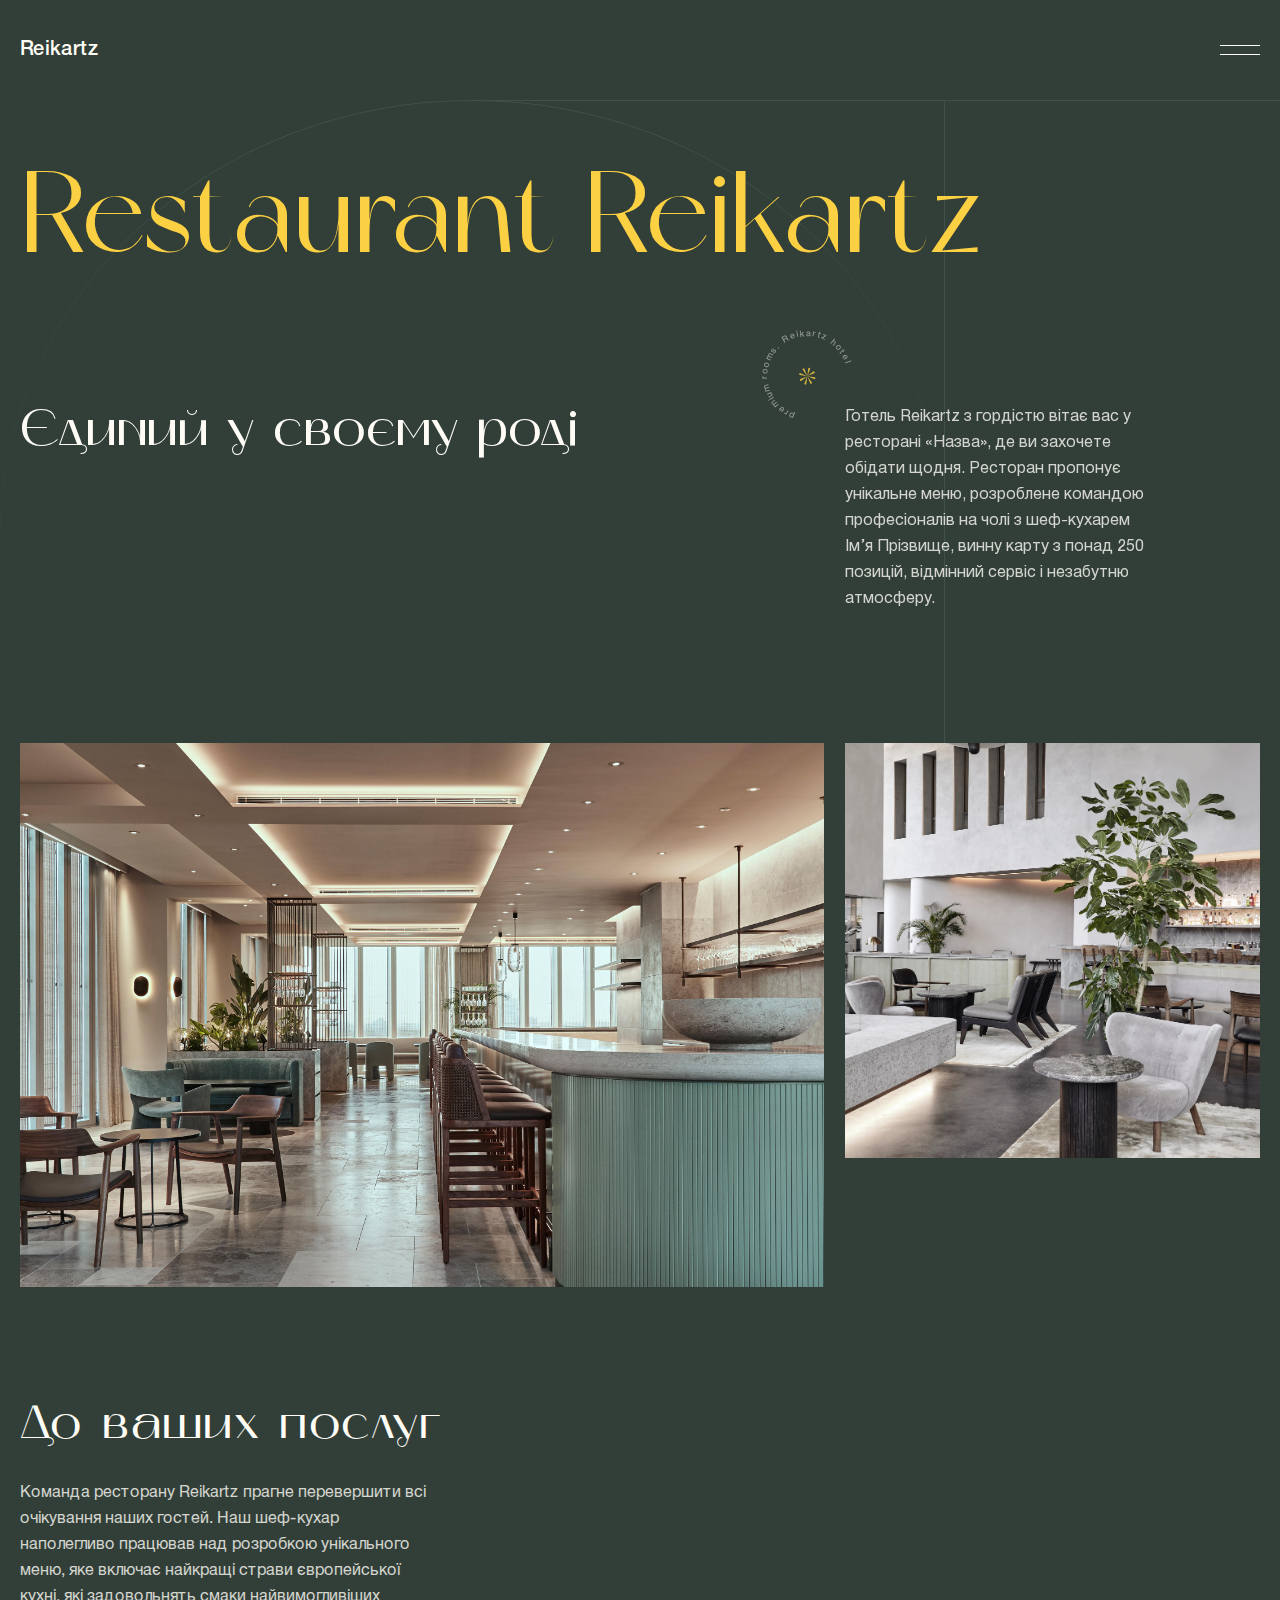
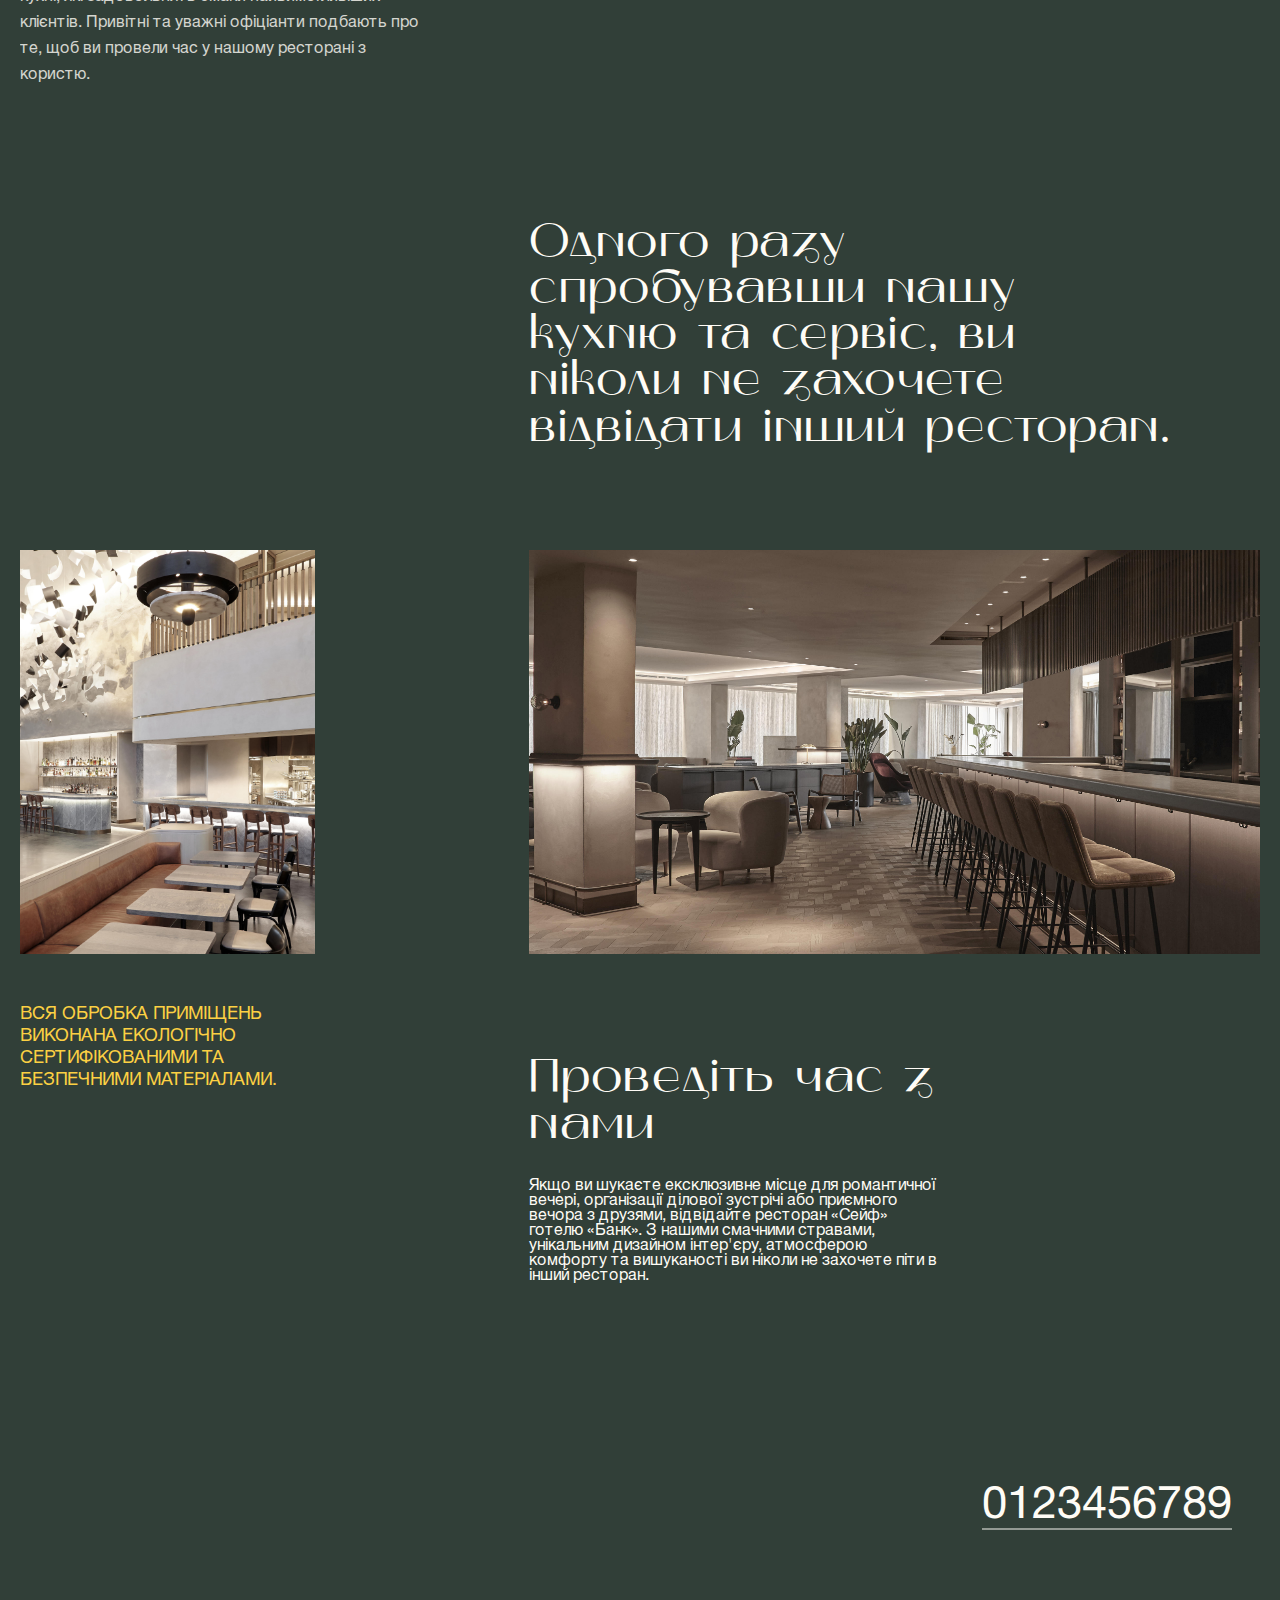
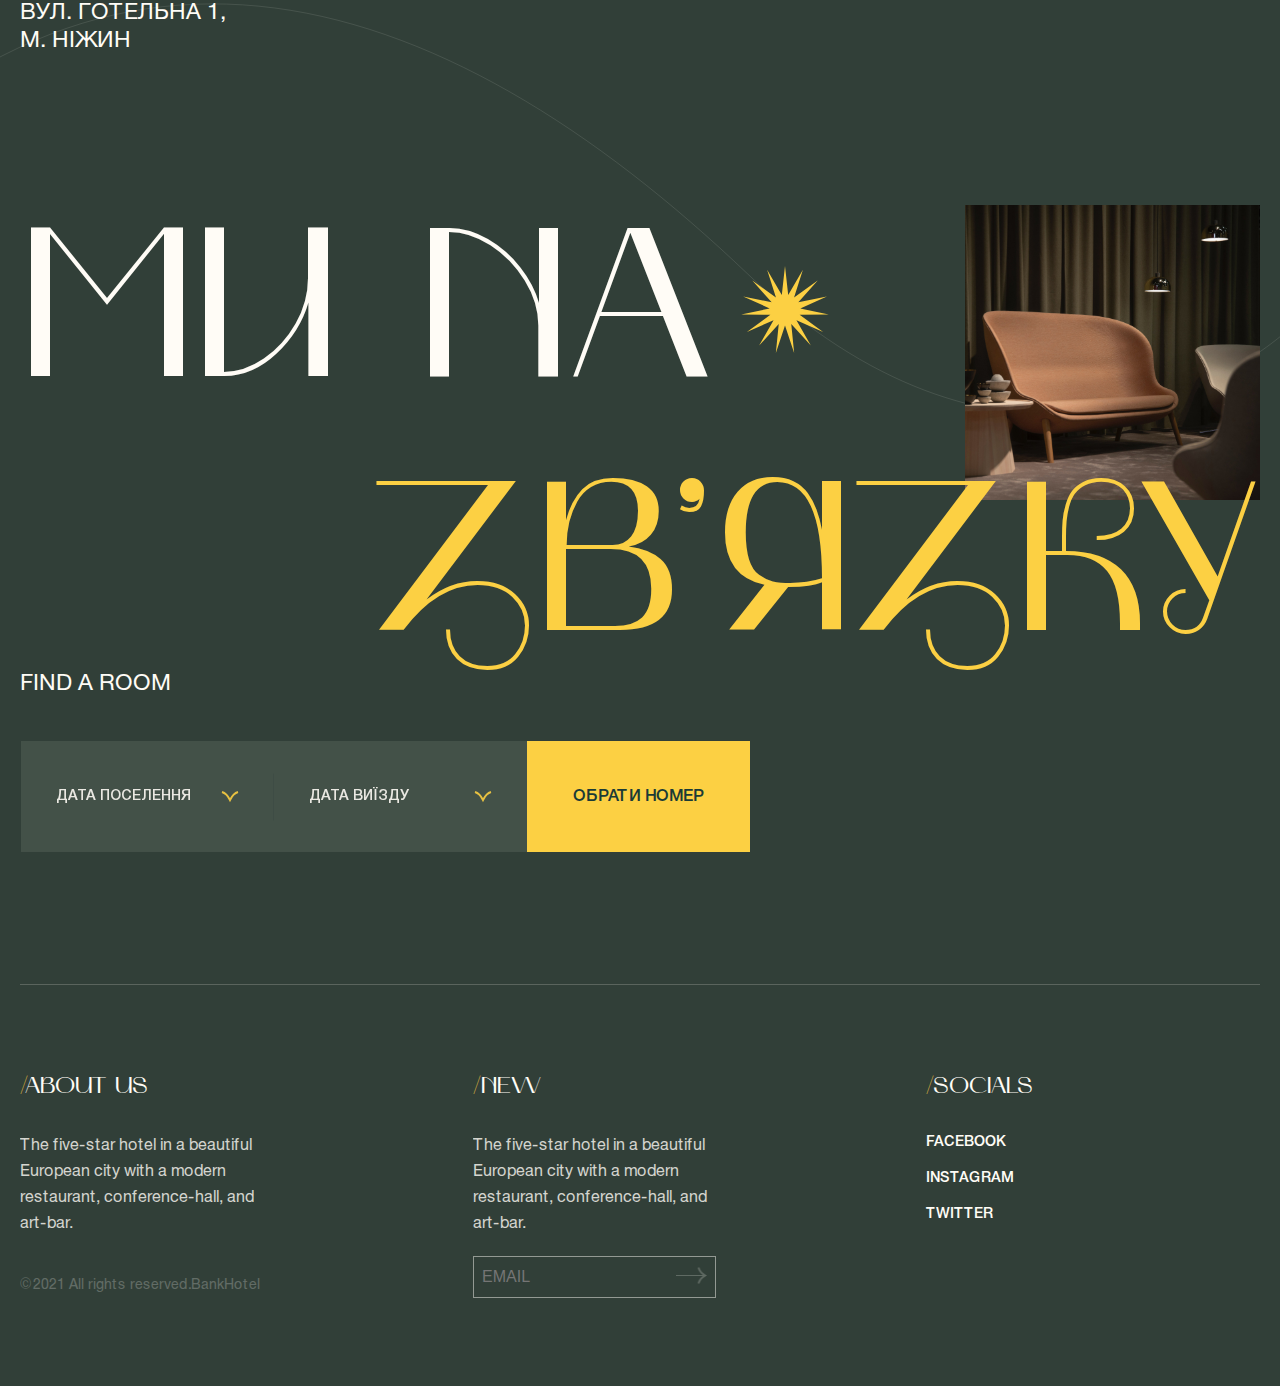
<file: restaurant.html>
<!DOCTYPE html>
<html lang="X-UA-Compatible">
<head>
    <meta charset="UTF-8">
    <meta http-equiv="X-UA-Compatible" content="IE=edge">
    <meta name="viewport" content="width=device-width, initial-scale=1.0">
    <title>Reikartz RESTAURANT</title>
    
    <link rel="stylesheet" type="text/css" href="./slick/slick.css">
    <link rel="stylesheet" href="https://cdn.jsdelivr.net/npm/swiper@9.0.5/swiper-bundle.min.css">

    <link rel="stylesheet" type="text/css" href="./css/style.css">
</head>
<body>
    <div class="wrapper">
        <header class="header">
            <div class="header__container">
                <div class="header__logo header__page"><a href="index.html" ><h1>Reikartz</h1></a></div>
                
                <div class="header__menu">
                    <div class="menu__body">
                        <nav class="menu__body-wrapper">
                            <ul class="header__menu-list">
                                <li class="header__menu-link"><a href="index.html"><p class="menu__link" data-goto="._home">Головна</p></a></li>
                                <li class="header__menu-link"><p class="menu__link" data-goto="._about">Про нас</p></li>
                                <li class="header__menu-link"><a href="twinroom.html"><p class="menu__link" data-goto="._rooms">кімнати</p></a></li>
                                <li class="header__menu-link"><a href="restaurant.html"><p class="menu__link" data-goto="._restaurant">ресторан</p></a></li>
                                <li class="header__menu-link"><p class="menu__link" data-goto="._conference">конференс зал</p></li>
                                <li class="header__menu-link"><p class="menu__link" data-goto="._contacts">контакти</p></li>
                            </ul>
                        </nav>
                        <div class="header__info">
                            <p class="header__info-telephone info__telephone">0123456789</p>
                            <p class="header__info-street info__street">вул. Готельна 1, м. Ніжин</p>
                            <ul class="header__info-social social__list">
                                <li class="social__link _fb">
                                    <a href="" class="social__link-text"><p>Facebook</p></a>
                                </li>
                                <li class="social__link _in">
                                    <a href=""  class="social__link-text"><p>Instagram</p></a>
                                </li>
                                <li class="social__link _tw">
                                    <a href=""  class="social__link-text"><p>twitter</p></a>
                                </li>
                            </ul>
                        </div>
                    </div>
                </div>
                <div class="header__menu-telephone">
                    <p>0123456789</p>
                </div>
                <div class="menu__icon">
                    <span></span>
                </div>
            </div>
        </header>
        <main class="page">
            <section class="page__about about restaurant">
                <div class="about__contain-padding  restaurant">
                    <div class="about__column-1 restaurant">
                    </div>
                    <div class="about__column-2 restaurant">
                    </div>

                </div>
                <div class="restaurant__container">
                    <div class="restaurant__title-wrapper"><h1 class="best__head-title main__titles  title__bigger">restaurant Reikartz</h1></div>
                    <div class="restaurant__content-wrapper">
                        <div class="restaurant__content-row-1">
                            <div class="restaurant__content-title-big"><h3>Єдиний у своєму роді</h3></div>
                            <div class="restaurant__content-text restaurant__content-text-header text">
                                <div class="text__restaurant-wrapper">
                                    <p>Готель <span>Reikartz</span> з гордістю вітає вас у ресторані «Назва», де ви захочете обідати щодня. Ресторан пропонує унікальне   меню, розроблене командою професіоналів на чолі з шеф-кухарем Ім’я Прізвище, винну карту з понад 250 позицій, відмінний сервіс і незабутню атмосферу.

                                    </p>
                                    <div class="about__stamp stamp stamp-img restaurant">
                                        <div class="circular">
                                                premium rooms. Reikartz hotel
                                        </div>
                                        <img class="stamp__rotate" src="images/icons/icon.svg" alt="icon_stamp">
                                    </div>
                                </div>

                            </div>

                        </div>
                        <div class="restaurant__content-row-2">

                            <div class="restaurant__content-images-wrapper bigger">
                                <img class="restaurant__content-img restaurant__content-img-bigger" src="images/restaurant/01.jpg" alt="restaurant">
                            </div>
                            <div class="restaurant__content-images-wrapper smaller">
                                <img class="restaurant__content-img restaurant__content-img-smaller" src="images/restaurant/02.jpg" alt="restaurant">

                            </div>
                        </div>
                        <div class="restaurant__content-row-3">
                            <div class="restaurant__content-title"><h3>До ваших послуг</h3></div>
                            <div class="restaurant__content-text bigger-text text"><div class="text__restaurant-wrapper"><p>Команда ресторану <span>Reikartz</span> прагне перевершити всі очікування наших гостей. Наш шеф-кухар наполегливо працював над розробкою унікального меню, яке включає найкращі страви європейської кухні, які задовольнять смаки найвимогливіших клієнтів. Привітні та уважні офіціанти подбають про те, щоб ви провели час у нашому ресторані з користю.</p></div></div>
                        </div>
                    </div>

                </div>
            </section>
            <section class="restaurant__details">
                <div class="restaurant-details__container">
                    <div class="restaurant__content-title header__details details">
                        <div class="restaurant__content-title-wrapper">
                            <h3>Одного разу спробувавши нашу кухню та сервіс, ви ніколи не захочете відвідати інший ресторан.</h3>
                        </div>
                    </div>
                    <div class="restaurant__details-content-wrapper">
                        <div class="restaurant__details-row-1">
                            <div class="restaurant__details-images-wrapper smaller"><img src="images/restaurant/03.jpg" alt="restaurant"></div>
                            <div class="restaurant__details-text-wrapper bigger yellow"><p>Вся обробка приміщень виконана екологічно сертифікованими та безпечними матеріалами.</p></div>
                        </div>
                        
                        <div class="restaurant__details-row-2">
                            <div class="restaurant__details-images-wrapper bigger"><img src="images/restaurant/04.jpg" alt="restaurant"></div>
                            <div class="restaurant__content-title footer__details details"><div class="row-2__text-wrapper"><h3>Проведіть час з нами</h3></div></div>
                            <div class="restaurant__details-text-wrapper smaller"><div class="row-2__text-wrapper"><p>Якщо ви шукаєте ексклюзивне місце для романтичної вечері, організації ділової зустрічі або приємного вечора з друзями, відвідайте ресторан «Сейф» готелю «Банк». З нашими смачними стравами, унікальним дизайном інтер'єру, атмосферою комфорту та вишуканості ви ніколи не захочете піти в інший ресторан.</p></div></div>
                        </div>
                    </div>
                </div>
            </section>
            
            <!-- <span data-da="._rooms__pages-content, 767.98, 1" class="date__hotel rooms__page">
                <img src="images/icons/Star_ellow.svg" alt="star">
                <p>з 2023 року</p>
            </span> -->
            

            <!-- <section class="page__rooms rooms">
                <div class="rooms__container">
                    

                </div>
            </section> -->
            <!-- <section class="page__services services">
                <div class="services__container">


                </div>
            </section> -->

            <!-- ================================================================================= -->

            <!-- =================================================================================================== -->

        </main>
        <footer class="footer restaurant">
            <div class="footer__container restaurant">
                <div class="page__touch touch restaurant">
                    <div class="touch__telephone restaurant">
                        <p class="main__actions-telephone info__telephone touch text-dark">0123456789</p>
                    </div>
                    <div class="touch__address main__actions restaurant">
                        <p class="main__actions-street touch text-dark">вул. Готельна 1,</p>
                        <p class="main__actions-street touch">м. Ніжин</p>

                    </div>
                    <!-- <div> -->
                    <div class="touch__title-wrapper restaurant">
                        <h1 class="touch__head-title main__titles _big-title text-white">ми на<span class="title__icon-touch">t</span></h1>
                        <h1 class="touch__head-title main__titles _big-title">зв’язку</h1>
                        <div class="touch__images-wrapper">
                            <img src="images/touch/01.jpg" alt="img" class="touch__img">
                        </div>
                        <div class="main__info-button touch button _big">
                            <p class="yellow__button">обрати номер</p>
                            <span class="line__button line-1"></span>
                            <span class="line__button line-2"></span>
                            <span class="line__button line-3"></span>
                            <span class="line__button line-4"></span>
                            <span class="line__button line-5"></span>
                        </div>
                    </div>
                    <!-- </div> -->
                    <div class="check__list-wrapper restaurant">
                        <p class="actions__art _services touch">find a room</p>
                        <ul class="check__list touch restaurant">
                            <li class="check-link check-in touch"><p>дата поселення</p><img src="images/icons/arow_ellow.svg" alt="arow"></li>
                            <li class="check-link check-out touch"><p>дата виїзду</p><img src="images/icons/arow_ellow.svg" alt="arow"></li>
                            <li class="check-link check-rooms yellow"><p>обрати номер</p></li>
                        </ul>
                    </div>
                </div>
                <div class="page__about touch restaurant">
                    <div class="touch__footer">
                        <div class="about__footer-column about__footer">
                            <div class="column__content-wrapper">
                                <div class="about__footer-title"><h4 class="actions__art _services"><span>/</span>about us</h4></div>
                                <p class="text text-dark">The five-star hotel in a beautiful European city with a modern restaurant, conference-hall, and art-bar.</p>
                            </div>
                            <div class="footer__touch-reserved">
                                <p>©2021 All rights reserved.BankHotel</a></p>
                            </div>
                        </div>
                        
                        <div class="about__footer-column new__footer">
                            <div class="column__content-wrapper">
                                <div class="about__footer-title"><h4 class="actions__art _services"><span>/</span>new</h4></div>
                                <p class=" text text-dark">The five-star hotel in a beautiful European city with a modern restaurant, conference-hall, and art-bar.</p>
                            </div>
                            <div class="footer__email-wrapper restaurant">
                                <input class="email__input" type="text" placeholder="EMAIL">
                                <button class="email__submit" type="submit"></button>
                            </div>
                        </div>
                        <div class="about__footer-column socials__footer">
                            <div class="about__footer-title"><h4 class="actions__art _services"><span>/</span>socials</h4></div>
                            <ul>
                                <li><a href=""><p>Facebook</p></a></li>
                                <li><a href=""><p>Instagram</p></a></li>
                                <li><a href=""><p>twitter</p></a></li>
                            </ul>
                        </div>
                        <div class="footer__touch-reserved hidden">
                            <p>©2021 All rights reserved.BankHotel</a></p>
                        </div>
                    </div>

                </div>
            </div>
        </footer>
    </div>
    <script type="text/javascript" src="js/jquery.js"></script>
    <script src="https://cdn.jsdelivr.net/npm/swiper@9.0.5/swiper-bundle.min.js"></script>
    <script type="module" src="./app.js"></script>
    <script type="text/javascript" src="js/script.js"></script>
    <script type="text/javascript" src="slick/slick.min.js"></script>
</body>
</html>
</file>
<file: css/style.css>
@font-face {
  font-family: "Mak";
  src: url("../fonts/Mak-SemiBoldHigh.eot");
  src: local("0"), url("../fonts/Mak-SemiBoldHigh.woff") format("woff"), url("../fonts/Mak-SemiBoldHigh.ttf") format("truetype"), url("../fonts/Mak-SemiBoldHigh.svg") format("svg");
  font-weight: 400;
  font-style: normal;
}
@font-face {
  font-family: "Helvetica";
  src: url("../fonts/HelveticaNeueCyr-Medium.eot");
  src: local("0"), url("../fonts/HelveticaNeueCyr-Medium.woff") format("woff"), url("../fonts/HelveticaNeueCyr-Medium.ttf") format("truetype"), url("../fonts/HelveticaNeueCyr-Medium.svg") format("svg");
  font-weight: 500;
  font-style: normal;
}
@font-face {
  font-family: "Helvetica";
  src: url("../fonts/HelveticaNeueCyr-Roman.eot");
  src: local("0"), url("../fonts/HelveticaNeueCyr-Roman.woff") format("woff"), url("../fonts/HelveticaNeueCyr-Roman.ttf") format("truetype"), url("../fonts/HelveticaNeueCyr-Roman.svg") format("svg");
  font-weight: 400;
  font-style: normal;
}
@font-face {
  font-family: "Miracle";
  src: url("../fonts/Miracle_Personal_use.eot");
  src: local("0"), url("../fonts/Miracle_Personal_use.woff") format("woff"), url("../fonts/Miracle_Personal_use.ttf") format("truetype"), url("../fonts/Miracle_Personal_use.svg") format("svg");
  font-weight: 400;
  font-style: normal;
}
*,
*::before,
*::after {
  margin: 0;
  padding: 0;
  border: none;
  box-sizing: border-box;
}

a {
  text-decoration: none;
  color: inherit;
}

ul,
ol,
li {
  list-style: none;
}

img {
  vertical-align: top;
}

html,
body {
  height: 100%;
}

body {
  font-family: "Helvetica";
  background-color: #313F38;
  color: #FFFCF6;
}

h1,
h2,
h3,
h4,
h5,
h6 {
  font-family: "Mak";
}

.text {
  font-style: normal;
  font-weight: 400;
  font-size: 1.125rem;
  line-height: 1.55; /* 28/18 */
  opacity: 0.8;
}

.text-dark {
  color: #1B3B36;
}

.text-white {
  color: #FFFCF6 !important;
}

.position__mode {
  position: relative;
  right: 50%;
  transform: translate(50%, 0%);
}

body._lock {
  overflow: hidden;
}

.button, ._show-services {
  cursor: pointer;
}

input {
  outline: none;
}

.wrapper {
  position: relative;
  min-height: 100%;
  overflow: hidden;
  display: flex;
  flex-direction: column;
}

.main {
  position: relative;
  flex: 1 1 auto;
}

[class*=__container] {
  max-width: 120em; /* 1920/16 */
  margin: 0 auto;
  padding: 0em calc(1.25em + 10 * (100vw - 89.99875em) / 480);
}

[class*=__container-small] {
  margin: 0 auto;
  padding: 0em calc(8.625em + 50 * (100vw - 89.99875em) / 480);
}

@media (min-width: 119.99875em) {
  [class*=__container] {
    padding: 0em 1.875em;
  }
  [class*=__container-small] {
    padding: 0em 11.75em;
    margin: 0 auto;
  }
}
@media (min-width: 89.99875em) {
  .text {
    font-size: 1.125rem;
    line-height: 1.55; /* 28/18 */
  }
}
@media (max-width: 89.99875em) {
  [class*=__container] {
    padding: 0em 1.25rem;
  }
  [class*=__container-small] {
    padding: 0em calc(0.625em + 128 * (100vw - 63.99875em) / 416);
  }
  .text {
    font-size: calc(0.8125rem + 5 * (100vw - 63.99875rem) / 416);
    line-height: calc(1.4375rem + 5 * (100vw - 63.99875rem) / 416);
  }
}
@media (max-width: 63.99875em) {
  [class*=__container-small] {
    padding: 0em 0.625rem;
  }
  [class*=__container] {
    padding: 0em calc(0.625em + 10 * (100vw - 47.99875em) / 256);
  }
  .text {
    font-size: 0.8125rem;
    line-height: 1.76923077; /* 23/13 */
  }
}
@media (max-width: 47.99875em) {
  [class*=__container] {
    max-width: none;
    padding: 0 0.625rem;
  }
}
.header {
  position: absolute;
  width: 100%;
  height: 6.25rem;
  z-index: 10;
}
.header h1 {
  font-family: "Helvetica";
}

.header__container {
  position: relative;
  height: 100%;
  display: flex;
  justify-content: space-between;
  align-items: center;
  -moz-column-gap: 20px;
       column-gap: 20px;
  row-gap: 5px;
}

.header__logo {
  flex: 0 1 auto;
  z-index: 15;
}
.header__logo h1 {
  font-style: normal;
  font-weight: 500;
  font-size: 1.25em;
  line-height: 1.2; /* 24/20 */
  text-transform: capitalize;
}

.header__menu {
  flex: 0 0 49.375rem;
}

.header__info {
  display: none;
}

.header__menu-list {
  display: flex;
  justify-content: space-between;
}

.header__menu-link p {
  position: relative;
  font-size: 0.875rem;
  line-height: 1.42857143; /* 20/14 */
  text-transform: uppercase;
  cursor: pointer;
}
.header__menu-link p:hover::before {
  width: 100%;
  transition: width 0.3s ease 0s;
}
.header__menu-link p::before {
  content: "";
  position: absolute;
  width: 0%;
  height: 0.09375em;
  bottom: 0em;
  left: 0;
  background-color: #FFFCF6;
  transition: width 0.3s ease 0s;
}

.header__menu-telephone {
  flex: 0 1 auto;
}

.menu__icon {
  display: none;
  position: relative;
  width: 2.5rem;
  height: 0.625rem;
  cursor: pointer;
  z-index: 15;
}

.menu__icon::before,
.menu__icon::after {
  content: "";
  position: absolute;
  right: 0%;
  z-index: 15;
  width: 100%;
  height: 0.0625rem;
  background-color: #ffffff;
  transition: transform 0.3s ease 0s;
}

.menu__icon::before {
  top: 0;
}

.menu__icon::after {
  bottom: 0;
}

.menu__icon._active {
  height: 2.5rem;
}

.menu__icon._active::before {
  top: 50%;
  transform: rotate(-45deg);
  transition: transform 0.3s ease 0s;
}

.menu__icon._active::after {
  top: 50%;
  transform: rotate(45deg);
  transition: transform 0.3s ease 0s;
}

@media (max-width: 89.99875em) {
  .menu__icon {
    display: block;
  }
  .header__menu-telephone {
    display: none;
  }
  .header__menu {
    position: fixed;
    top: 0%;
    left: -100%;
    width: 100%;
    height: 100%;
    display: flex;
    flex-direction: column;
    transition: left 0.3s ease 0s;
  }
  .header__menu._active {
    left: 0%;
    z-index: 10;
  }
  .menu__body {
    position: fixed;
    display: flex;
    flex-direction: column;
    justify-content: space-between;
    row-gap: 2.5em;
    z-index: -1;
    top: 0;
    left: -100%;
    height: 100%;
    width: 23.4375em;
    background-color: #313F38;
    padding-top: calc(3.125rem + 6.25rem);
    padding-bottom: 2.5rem;
    transition: left 0.3s ease 0s;
    overflow: auto;
  }
  .header__info {
    display: block;
    display: flex;
    flex-direction: column;
    align-items: center;
  }
  .header__info-telephone:not(:last-child),
  .header__info-street:not(:last-child),
  .header__info-social:not(:last-child) {
    margin-bottom: 2.5rem;
  }
  .info__telephone {
    position: relative;
    font-style: normal;
    font-weight: 400;
    text-transform: uppercase;
  }
  .header__info-telephone {
    font-size: 1.25em;
    line-height: 1;
  }
  .header__info-telephone::before {
    content: "";
    position: absolute;
    width: 100%;
    left: 0;
    height: 0.0625rem; /* 1/16 */
    bottom: -4px;
    background-color: #FFFCF6;
    opacity: 0.2;
  }
  .header__info-street {
    font-style: normal;
    font-weight: 400;
    font-size: 1.125em;
    line-height: 1.22; /* 22/18 */
    text-transform: uppercase;
  }
  .header__info-social {
    display: flex;
    -moz-column-gap: 2.5rem;
         column-gap: 2.5rem;
  }
  .social__link-text p {
    font-style: normal;
    font-weight: 500;
    font-size: 0.75em;
    line-height: 1.66666667; /* 20/12 */
    text-transform: uppercase;
  }
  .menu__body._active {
    left: 0;
    transition: left 0.3s ease 0s;
  }
  .header__menu::before {
    content: "";
    position: fixed;
    width: 23.4375em;
    top: 0;
    left: -100%;
    height: 6.25rem;
    background-color: #313F38;
    transition: all 0.3s ease 0s;
  }
  .header__menu._active::before {
    left: 0%;
    transition: all 0.3s ease 0s;
  }
  .header__menu-list {
    flex-direction: column;
    align-items: start;
  }
  .header__menu-list > li p {
    margin: 0px 0px 2.5rem 0px;
    font-style: normal;
    font-weight: 400;
    font-size: 1.875rem;
    line-height: 1;
    text-transform: uppercase;
    color: #FFFCF6;
  }
  .header__menu-link p::before {
    bottom: -0.09375em;
  }
  .header__menu-list > li:last-child {
    margin-bottom: 0;
  }
}
@media (max-width: 31.4375em) {
  .menu__body {
    width: 100%;
  }
  .header__menu::before {
    width: 100%;
  }
}
.page__main {
  margin-top: calc(7rem + 34 * (100vw - 89.99875rem) / 480.02);
  margin-bottom: calc(2.5rem + 60 * (100vw - 23.43625rem) / 1545.02);
}

.page__main.rooms__page {
  margin-top: 6.25rem;
  margin-bottom: calc(9.375rem + 50 * (100vw - 89.99875rem) / 480);
}

.main__container {
  display: flex;
  flex-direction: column;
  justify-content: space-between;
  row-gap: calc(3.125rem + 45 * (100vw - 63.99875rem) / 896.02);
}

.main__content {
  flex: 1 1 auto;
  display: flex;
  justify-content: space-between;
  -moz-column-gap: 1.875rem;
       column-gap: 1.875rem;
}

.main__title {
  flex: 0 0 66.1290322581%;
}

.main__hotel-title {
  font-family: "Miracle";
  font-style: normal;
  font-weight: 400;
  font-size: calc(7.5rem + 100 * (100vw - 63.99875rem) / 896.02);
  line-height: 90.909091%; /* 200/220 */
}

.main__hotel-title:not(:last-child) {
  margin-bottom: calc(1.75rem + 34 * (100vw - 89.99875rem) / 480.02);
}

.main__tags-list {
  display: flex;
  justify-content: flex-start;
}

.tags__link a {
  font-style: normal;
  font-weight: 400;
  font-size: calc(1.125rem + 8 * (100vw - 89.99875rem) / 480.02);
  line-height: calc(1.375rem + 9 * (100vw - 89.99875rem) / 480.02);
  text-transform: uppercase;
  /* Secondary color */
  color: #FCD043;
}

.main__info {
  flex: 1 1 auto;
  display: flex;
  flex-direction: column;
  justify-content: flex-end;
}

.main__info-date {
  display: flex;
  justify-content: space-between;
}

.date__hotel {
  box-sizing: border-box;
  width: 15.5625rem;
  height: 4.0625rem;
  border: 1px solid rgba(255, 252, 246, 0.322);
  border-radius: 99px;
  display: flex;
  justify-content: flex-start;
  align-items: center;
}
.date__hotel img:not(:last-child) {
  margin: 0 1.4375rem 0 1.75rem;
}
.date__hotel p {
  font-weight: 400;
  font-size: 1.375rem;
  line-height: 1.18181818; /* 26/22 */
  text-transform: capitalize;
}

.date__hotel:not(:last-child) {
  margin-bottom: 6rem;
}

.text__hotel {
  max-width: 21.875rem;
  font-size: calc(0.8125rem + 5 * (100vw - 63.99875rem) / 896.02);
  line-height: calc(1.4375rem + 5 * (100vw - 63.99875rem) / 896.02);
}

.main__info-button {
  flex: 0 0 auto;
}

.button._small {
  position: relative;
  width: 4.0625rem;
  height: 4.0625rem;
  overflow: visible;
}
.button._small span {
  display: inline-block;
  position: absolute;
  top: 50%;
  left: 50%;
  box-sizing: border-box;
  box-sizing: content-box;
  width: 1.55rem;
  height: 3.75rem;
  opacity: 0.32;
  border-top: 1px solid #FFFCF6;
  border-bottom: 1px solid #FFFCF6;
  transition: opacity 0.3s ease 0s;
  cursor: pointer;
}
.button._small .line-1 {
  transform: translate(-50%, -50%) rotate(68deg);
}
.button._small .line-2 {
  transform: translate(-50%, -50%) rotate(113deg);
}
.button._small .line-3 {
  transform: translate(-50%, -50%) rotate(158deg);
}
.button._small .line-4 {
  transform: translate(-50%, -50%) rotate(203deg);
}

.button._small:hover span {
  opacity: 0.64;
  transition: opacity 0.3s ease 0s;
}

.button._small:active span {
  opacity: 0.8;
  transition: opacity 0.3s ease 0s;
}

.button._small:disabled span, .button._small:disabled::before {
  opacity: 0.2;
  transition: opacity 0.3s ease 0s;
}

.button._small::before {
  content: "";
  position: absolute;
  top: 55%;
  left: 50%;
  transform: translate(-50%, -50%);
  width: 1.5rem;
  height: 0.75rem;
  background: url(../images/icons/arow_ellow.svg) no-repeat center/contain;
}

.main__img-wrapper {
  position: relative;
  display: flex;
}

.main__images {
  padding-bottom: 41.9892473118%;
}

.main__img-room {
  position: absolute;
  z-index: -1;
  top: 0%;
  left: 0%;
  width: 100%;
  height: 100%;
  -o-object-fit: cover;
     object-fit: cover;
}

.main__img-room._hide {
  display: none;
}

.check__list {
  position: absolute;
  top: 0;
  right: 0;
  display: flex;
  width: 69.125rem;
}

.check-link {
  display: flex;
  justify-content: space-between;
  -moz-column-gap: 0.625rem;
       column-gap: 0.625rem;
  align-items: center;
  width: 33.3333333333%;
  height: calc(6.25rem + 50 * (100vw - 63.99875rem) / 896.02);
  max-height: 9.375rem;
  background: rgba(49, 63, 56, 0.48);
  opacity: 0.9;
  padding: 0 2.9375rem;
  cursor: pointer;
}
.check-link img {
  position: relative;
  top: 0%;
  animation: 500ms linear infinite alternate paused check-arrow-down;
}

.check-link:hover img {
  animation: 500ms linear infinite alternate running check-arrow-down;
}

.button._transparent:hover::before {
  animation: 500ms linear infinite alternate running move-button-right;
}

@keyframes check-arrow-down {
  0% {
    top: 0%;
  }
  100% {
    top: 5%;
  }
}
.check-link p, .socials__footer p {
  font-weight: 500;
  font-size: 1rem;
  line-height: 1.25;
  /* or 125% */
  text-transform: uppercase;
}

.check-in, .check-out {
  -webkit-backdrop-filter: blur(20px);
          backdrop-filter: blur(20px);
}

.check-in {
  position: relative;
}

.check-in::before {
  content: "";
  position: absolute;
  right: 0;
  top: 50%;
  width: 0.073125rem;
  height: 42.6666666667%;
  transform: translate(0%, -50%) matrix(-1, 0, 0, 1, 0, 0);
  background: #FFFCF6;
  opacity: 0.24;
}

.check-rooms {
  background: #FCD043;
  opacity: 1;
  transition: background-color 0.3s ease 0s;
}
.check-rooms p {
  font-style: normal;
  font-weight: 500;
  font-size: 1.125rem;
  line-height: 1.11;
  text-align: center;
  margin: 0 auto;
  color: #1B3B36;
}

.check-rooms:hover {
  background-color: #FCC412;
  transition: background-color 0.3s ease 0s;
}

.check-rooms:active {
  background-color: #FCC000;
  transition: background-color 0.3s ease 0s;
}

.check-rooms:disabled {
  background: #D8D8D8;
  opacity: 0.2;
  transition: all 0.3s ease 0s;
}

.main__actions {
  flex: 1 1 auto;
  display: flex;
  justify-content: space-between;
}

.main__actions-telephone {
  display: inline-block;
  position: relative;
  font-size: 1.625rem;
  line-height: 1.19230769; /* 31/26 */
  color: #FCD043;
  margin-bottom: 0.8125rem;
}

.main__actions-telephone::before {
  content: "";
  position: absolute;
  width: 100%;
  left: 0;
  height: 0.09375rem; /* 1.5/16 */
  bottom: 0.125rem;
  background-color: #FCD043;
}

.main__actions-street {
  position: relative;
  font-size: 1.625rem;
  line-height: 1.19230769; /* 31/26 */
  text-transform: uppercase;
}

.main__actions-street::before {
  content: "";
  position: absolute;
  width: 100%;
  left: 0;
  height: 0.09375rem; /* 1.5/16 */
  bottom: 0.125rem;
  background-color: #FFFCF6;
}

.actions__art {
  font-size: 1.625rem;
  line-height: 1.19230769; /* 31/26 */
  text-align: right;
  text-transform: uppercase;
  color: #FFFCF6;
}

.actions__column-second p:nth-child(2n) {
  font-style: italic;
}

.main__info-button.button._big {
  display: none;
}

.button._big {
  position: absolute;
  width: 7.125rem;
  height: 7.125rem;
  overflow: visible;
  right: calc(1.25rem + 16 * (100vw - 23.43625rem) / 393);
  bottom: calc(1.25rem + 16 * (100vw - 23.43625rem) / 393);
  cursor: pointer;
}
.button._big .yellow__button {
  display: block;
  position: absolute;
  top: 50%;
  left: 50%;
  width: 100%;
  text-align: center;
  font-weight: 400;
  font-size: 1.25rem;
  line-height: 1.5rem;
  font-style: italic;
  z-index: 2;
  transform: translate(-50%, -50%);
  text-transform: capitalize;
  text-transform: capitalize;
  color: #1B3B36;
}
.button._big span {
  display: inline-block;
  position: absolute;
  top: 50%;
  left: 50%;
  box-sizing: border-box;
  box-sizing: content-box;
  width: 2.3125rem;
  height: 7.125rem;
  background-color: #FCD043;
  transition: background-color 0.3s ease 0s;
  cursor: pointer;
}
.button._big .line-1 {
  transform: translate(-50%, -50%) rotate(54deg);
}
.button._big .line-2 {
  transform: translate(-50%, -50%) rotate(90deg);
}
.button._big .line-3 {
  transform: translate(-50%, -50%) rotate(126deg);
}
.button._big .line-4 {
  transform: translate(-50%, -50%) rotate(162deg);
}
.button._big .line-5 {
  transform: translate(-50%, -50%) rotate(198deg);
}

.button._big:hover span {
  background-color: #FCC412;
  transition: background-color 0.3s ease 0s;
}

.button._big:active span {
  background-color: #FCC000;
  transition: background-color 0.3s ease 0s;
}

.button._big:disabled span {
  background: #D8D8D8;
  opacity: 0.2;
  transition: all 0.3s ease 0s;
}

@media (min-width: 119.99875em) {
  .tags__link a {
    font-size: 1.625rem;
    line-height: 1.9375rem;
  }
  .main__hotel-title:not(:last-child) {
    margin-bottom: 3.875rem;
  }
  .main__hotel-title {
    font-size: 13.75rem;
    line-height: 12.5rem;
  }
  .text__hotel {
    font-size: 1.125rem;
    line-height: 1.75rem;
  }
  .main__container {
    row-gap: 5.9375rem;
  }
  .page__main {
    margin-top: 9.125rem;
    margin-bottom: 6.25rem;
  }
  .page__main.rooms__page {
    margin-bottom: 12.5rem;
  }
}
@media (max-width: 89.99875em) {
  .main__title {
    flex: 0 0 59.6774193548%;
  }
  .main__hotel-title {
    line-height: 1.21764706; /* 207/170 */
  }
  .main__actions-telephone {
    line-height: 1.222; /* 22/18 */
  }
  .tags__link a {
    font-size: calc(0.875rem + 4 * (100vw - 63.99875rem) / 416);
    line-height: calc(1.0625rem + 5 * (100vw - 63.99875rem) / 416);
  }
  .text__hotel {
    line-height: 1.625; /* 26/16 */
  }
  .check__list {
    top: auto;
    bottom: 0;
    width: calc(53.625rem + 248 * (100vw - 63.99875rem) / 416);
  }
  .check-link p, .socials__footer p {
    font-size: calc(0.75rem + 4 * (100vw - 63.99875rem) / 416);
    line-height: 1.25rem;
  }
  .check-rooms p {
    font-size: calc(0.875rem + 4 * (100vw - 63.99875rem) / 416);
    line-height: 1.25rem;
  }
  .main__actions p {
    font-size: calc(1.125rem + 8 * (100vw - 63.99875rem) / 416);
    line-height: calc(1.375rem + 9 * (100vw - 63.99875rem) / 416);
  }
  .actions__art {
    font-size: calc(1.125rem + 8 * (100vw - 63.99875rem) / 416);
    line-height: calc(1.375rem + 9 * (100vw - 63.99875rem) / 416);
  }
  .button._big .yellow__button {
    font-size: calc(0.875rem + 6 * (100vw - 47.99875rem) / 672);
    line-height: calc(1.0625rem + 7 * (100vw - 47.99875rem) / 672);
  }
  .page__main.rooms__page {
    margin-bottom: calc(8.125rem + 20 * (100vw - 23.43625rem) / 1065);
  }
  .date__hotel {
    box-sizing: border-box;
    width: calc(10.9375rem + 74 * (100vw - 63.99875rem) / 416);
    height: calc(3.125rem + 15 * (100vw - 63.99875rem) / 416);
  }
  .date__hotel p {
    font-size: calc(1rem + 6 * (100vw - 63.99875rem) / 416);
    line-height: calc(1.1875rem + 7 * (100vw - 63.99875rem) / 416);
    text-transform: capitalize;
  }
  .date__hotel img {
    width: calc(1.5625rem + 10 * (100vw - 63.99875rem) / 416);
    height: calc(1.5625rem + 10 * (100vw - 63.99875rem) / 416);
  }
  .date__hotel img:not(:last-child) {
    margin: 0 calc(1rem + 7 * (100vw - 63.99875rem) / 416) 0 calc(1.375rem + 6 * (100vw - 63.99875rem) / 416);
  }
}
@media (max-width: 63.99875em) {
  .main__title {
    flex: 0 0 52.688172043%;
  }
  .button._small {
    transform: scale(0.6);
  }
  .date__hotel {
    display: none;
  }
  .date__hotel.rooms__page {
    display: flex;
  }
  .main__info {
    flex-direction: row;
    justify-content: space-between;
    align-items: center;
    -moz-column-gap: calc(2.5rem + 40 * (100vw - 47.99875rem) / 256);
         column-gap: calc(2.5rem + 40 * (100vw - 47.99875rem) / 256);
  }
  .main__hotel-title {
    font-size: 7.5rem;
    line-height: 9.125rem;
  }
  .tags__link a {
    font-size: calc(0.75rem + 2 * (100vw - 23.43625rem) / 649);
    line-height: calc(0.875rem + 3 * (100vw - 23.43625rem) / 649);
  }
  .text__hotel {
    font-size: 0.875rem;
    line-height: 1.4375rem;
  }
  .check__list {
    width: calc(53.625rem + 248 * (100vw - 63.99875rem) / 416);
  }
  .check-link p, .socials__footer p {
    font-size: 0.75rem;
  }
  .check-rooms p {
    font-size: 0.875rem;
  }
  .main__actions p {
    font-size: calc(0.75rem + 6 * (100vw - 23.43625rem) / 649);
    line-height: calc(0.875rem + 8 * (100vw - 23.43625rem) / 649);
  }
  .actions__art {
    font-size: calc(0.75rem + 6 * (100vw - 23.43625rem) / 649);
    line-height: calc(0.875rem + 8 * (100vw - 23.43625rem) / 649);
  }
  .date__hotel.rooms__page {
    width: 10.9375rem;
    height: 3.125rem;
  }
  .date__hotel.rooms__page p {
    font-size: 1rem;
    line-height: 1.1875rem;
  }
  .date__hotel.rooms__page img {
    width: 1.5625rem;
    height: 1.5625rem;
  }
  .date__hotel.rooms__page img:not(:last-child) {
    margin: 0 1rem 0 1.375rem;
  }
}
@media (max-width: 47.99875em) {
  .header {
    height: 3.75rem;
  }
  .page__main.rooms__page {
    margin-top: 0;
  }
  .main__container {
    row-gap: 5rem;
  }
  .main__content {
    flex-direction: column;
  }
  .main__title {
    position: relative;
    padding-bottom: 1.5rem;
    text-align: center;
  }
  .main__title::before {
    content: "";
    position: absolute;
    width: 10.8125rem;
    height: 0;
    border: 1px solid rgba(255, 252, 246, 0.12);
    bottom: 0%;
    left: 50%;
    transform: translate(-50%, 0%);
  }
  .main__hotel-title {
    font-size: calc(5rem + 40 * (100vw - 23.43625rem) / 393);
    line-height: calc(6.0625rem + 49 * (100vw - 23.43625rem) / 393);
  }
  .tags__link a {
    font-size: calc(0.625rem + 2 * (100vw - 19.99875rem) / 448);
    line-height: calc(0.875rem + 8 * (100vw - 19.99875rem) / 448);
  }
  .main__hotel-title:not(:last-child) {
    margin-bottom: 1.5rem;
    margin-top: 1.5rem;
  }
  .main__tags-list, .main__info {
    justify-content: center;
  }
  .main__info {
    flex-direction: column;
    text-align: center;
  }
  .main__info-button {
    display: none;
  }
  .text__hotel {
    margin-top: 1.5rem;
  }
  .main__img-room._img {
    display: none;
  }
  .main__img-room._hide {
    display: block;
  }
  .main__images {
    padding-bottom: 119.7183098592%;
  }
  .check__list {
    justify-content: flex-end;
  }
  .check__list.banner {
    display: none;
  }
  .main__info-button {
    flex: 0 0 auto;
  }
  .main__info-button.button._big {
    display: block;
  }
  .actions__column-first {
    display: none;
  }
  .actions__column-second p {
    text-align: start;
  }
  .button._big .yellow__button {
    font-size: 0.875rem;
    line-height: 1.0625rem;
  }
}
@media (max-width: 23.4375em) {
  .page__main.rooms__page {
    margin-bottom: 8.125rem;
  }
}
.page__about {
  position: relative;
}

.page__about::before, .about__column-1::before {
  content: "";
  position: absolute;
  top: 0;
}

.page__about::before {
  width: 62.03125vw;
  height: 1px; /* 1191/1920 */ /* 1191/1920 */
  background-color: #3F5148;
  right: 0;
}

.about__contain-padding {
  position: relative;
  display: flex;
  justify-content: space-between;
}

.about__content, .about__column-2 {
  padding-top: calc(6.25rem + 50 * (100vw - 63.99875rem) / 896.02);
}

.about__column-1, .about__column-2 {
  padding-bottom: calc(15.625rem + 50 * (100vw - 89.99875rem) / 480.02);
}

.about__column-1 {
  position: relative;
  flex: 0 1 73.75%;
  display: flex;
  justify-content: space-between;
}

.about__column-1::before {
  width: 100%;
  height: 100%;
  border-radius: 50%;
  border-top: 1px solid #3F5148;
  left: 0;
  z-index: -1;
}

.about__images._big {
  flex: 1 0 48.7704918033%;
  position: relative;
  display: flex;
  margin-top: calc(6.25rem + 50 * (100vw - 63.99875rem) / 896.02);
  padding-bottom: 72.8%;
}
.about__images._big .about__img {
  position: absolute;
  top: 0;
  left: 0;
  width: 100%;
  height: 100%;
  -o-object-fit: cover;
     object-fit: cover;
}

.about__images._small {
  flex: 0 0 auto;
  width: 66.3847780127%;
  height: auto;
  position: relative;
  display: flex;
  padding-top: 87.5264270613%;
}
.about__images._small .about__img {
  position: absolute;
  top: 0;
  left: 0;
  width: 100%;
  height: 100%;
  -o-object-fit: cover;
     object-fit: cover;
}

.about__content {
  position: relative;
  flex: 0 1 auto;
  display: flex;
  flex-direction: column;
  justify-content: flex-end;
  padding-left: calc(4.375rem + 22 * (100vw - 89.99875rem) / 480.02);
  padding-right: 0.9375rem;
}
.about__content h3, .about__content p {
  max-width: 27.6875rem;
}

.content__title-wrapper {
  position: absolute;
  top: 30%;
  left: 40%;
  transform: translate(-50%, 0%);
}

.about__content-title._about {
  position: relative;
  top: 0%;
  left: -40%;
  color: #FCD043;
}

.about__content-title._us {
  position: absolute;
  top: 70%;
  left: 30%;
}

.main__titles {
  font-style: normal;
  font-weight: 400;
  font-size: calc(6.25rem + 50 * (100vw - 63.99875rem) / 896.02);
  line-height: calc(5rem + 50 * (100vw - 63.99875rem) / 896.02);
  /* or 87% */
  text-transform: uppercase;
  color: #FFFCF6;
}

.main__sub-titles {
  font-size: calc(1.75rem + 22 * (100vw - 63.99875rem) / 896.02);
  line-height: calc(2.125rem + 26 * (100vw - 63.99875rem) / 896.02);
  letter-spacing: 0.03em;
  text-transform: capitalize;
  color: #FFFCF6;
}

.main__sub-titles:not(:last-child) {
  margin-bottom: 2.5rem;
}

.about__content-text {
  opacity: 0.64;
}

.about__column-2 {
  position: relative;
  flex: 1 1 auto;
  border-left: 1px solid #3F5148;
  display: flex;
  flex-direction: column;
  justify-content: space-between;
  align-items: flex-end;
}
.about__column-2 .button._big {
  display: block;
  position: relative;
  width: calc(9.125rem + 44 * (100vw - 63.99875rem) / 896.02);
  height: calc(9.125rem + 44 * (100vw - 63.99875rem) / 896.02);
  right: calc(5rem + 15 * (100vw - 63.99875rem) / 896.02);
  max-width: 11.875rem;
  max-height: 11.875rem;
  bottom: 0%;
}
.about__column-2 .button._big div {
  width: 40%;
  height: 80%;
  margin: 0 auto;
  display: flex;
  flex-direction: column;
  justify-content: center;
}
.about__column-2 .button._big h4 {
  display: block;
  font-family: "Helvetica";
  font-style: italic;
  font-weight: 400;
  font-size: 0.875rem;
  line-height: 1.0625rem;
  color: #FCD043;
  text-transform: capitalize;
  text-align: left;
}
.about__column-2 .button._big .transparent__button {
  font-size: 0.875rem;
  line-height: 1.0625rem;
  color: #FFFCF6;
  text-transform: none;
  text-align: center;
}
.about__column-2 .button._big span {
  width: 32.4561%;
  height: calc(9.125rem + 44 * (100vw - 63.99875rem) / 896.02);
  max-height: 11.875rem;
  bottom: 0%;
  opacity: 0.32;
  border-top: 1px solid #FFFCF6;
  border-bottom: 1px solid #FFFCF6;
  background-color: transparent;
}
.about__column-2 .button._big::before {
  content: "";
  position: absolute;
  bottom: 20%;
  left: 50%;
  transform: translate(-50%, 0%);
  width: 1.5rem;
  height: 0.75rem;
  background: url(../images/icons/arow_ellow.svg) no-repeat center/contain;
}

.about__column-2 .button._big:hover span {
  opacity: 0.64;
  transition: opacity 0.3s ease 0s;
}
.about__column-2 .button._big:active span {
  opacity: 0.8;
  transition: opacity 0.3s ease 0s;
}
.about__column-2 .button._big:disabled div, .about__column-2 .button._big:disabled span, .about__column-2 .button._big:disabled::before {
  opacity: 0.2;
  transition: opacity 0.3s ease 0s;
}

.stamp-content {
  display: none;
}

.stamp {
  position: relative;
}
.stamp img {
  position: absolute;
  z-index: -1;
  width: 26.6666666667%;
  height: auto;
  top: 36.676%;
  left: 36.676%;
}

.about__stamp {
  position: absolute;
  z-index: 2;
  top: -24%;
  left: -29%;
  width: calc(4.375rem + 35 * (100vw - 63.99875rem) / 896.02);
  height: calc(4.375rem + 35 * (100vw - 63.99875rem) / 896.02);
}

.circular text {
  transform-origin: center;
  transform: rotate(-0.2turn);
}

.stamp {
  transition: 10s linear transform;
}

.circular textPath {
  fill: #FFFCF6;
  opacity: 0.64;
  letter-spacing: 2px;
  font-size: 11px;
}

.circular path {
  fill: none;
}

.circular svg {
  display: block;
  position: relative;
  z-index: -1;
  overflow: visible;
}

.stamp__rotate {
  transition: transform 10s linear;
}

.stamp:hover {
  transform: rotate(-2turn);
}

.stamp:hover .stamp__rotate {
  transform: rotate(8turn);
  transition: transform 10s linear;
}

.about__column-3 {
  display: none;
}

@media (min-width: 119.99875em) {
  .main__titles {
    font-size: 9.375rem;
    line-height: 8.125rem;
  }
  .main__sub-titles {
    font-size: 3.125rem;
    line-height: 1.2; /* 60/50 */
  }
  .main__sub-titles:not(:last-child) {
    margin-bottom: 2.5rem;
  }
  .about__content {
    padding-left: 5.75rem;
  }
  .about__images._big {
    margin-top: 9.375rem;
  }
  .about__content, .about__column-2 {
    padding-top: 9.375rem;
  }
  .about__column-1, .about__column-2 {
    padding-bottom: 18.75rem;
  }
  .about__stamp {
    width: 7.5rem;
    height: 7.5rem;
  }
  .about__column-2 .button._big {
    right: 5.9375rem;
  }
}
@media (max-width: 89.99875em) {
  .about__column-1, .about__column-2 {
    padding-bottom: calc(12.5rem + 50 * (100vw - 63.99875rem) / 416);
  }
  .about__column-2 {
    position: relative;
    flex: 1 1 auto;
    border-left: 1px solid #3F5148;
    display: flex;
    flex-direction: column;
    justify-content: space-between;
    align-items: flex-end;
  }
  .about__column-2 .button._big {
    right: 3.4375rem;
  }
  .about__column-2 .button._big h4 {
    font-size: 0.6875rem;
    line-height: 0.875rem;
  }
  .about__column-2 .button._big .transparent__button {
    font-size: 0.6875rem;
    line-height: 0.875rem;
  }
  .main__sub-titles:not(:last-child) {
    margin-bottom: calc(1.25rem + 20 * (100vw - 23.43625rem) / 1065);
  }
}
@media (max-width: 63.99875em) {
  .about__column-1, .about__column-2 {
    padding-bottom: calc(4.375rem + 130 * (100vw - 47.99875rem) / 256);
  }
  .content__title-wrapper {
    top: 30%;
    left: 20%;
  }
  .about__stamp {
    width: 4.375rem;
    height: 4.375rem;
  }
  .about__column-2 .button._big {
    display: none;
  }
  .about__content {
    flex: 0 0 85%;
  }
  .about__content p {
    padding-right: 3.125rem;
  }
  .main__titles {
    font-size: calc(3.75rem + 40 * (100vw - 23.43625rem) / 649);
    line-height: calc(3.75rem + 20 * (100vw - 23.43625rem) / 649);
  }
}
@media (max-width: 47.99875em) {
  .page__about::before {
    width: 55vw;
  }
  .about__contain-padding {
    top: 0;
    left: 0;
    width: 100%;
    min-height: 15.75rem;
  }
  .about__column-1::before {
    max-height: 75vw;
  }
  .about__mobile-content {
    position: relative;
    max-width: 78.1333333333%;
  }
  .main__sub-titles {
    font-size: 1.875rem;
    line-height: 1;
  }
  .about__contain-padding .about__column-2 {
    display: none;
    padding-right: 0.625rem;
  }
  .about__contain-padding .about__column-1 {
    flex: 0 0 100%;
    position: relative;
    flex-direction: column;
    padding-left: 0;
    row-gap: 4.375rem;
    padding-bottom: 4.375rem;
  }
  .about__contain-padding .about__column-1 .content__title-wrapper {
    position: relative;
    width: 55%;
    min-width: 15.625rem;
    top: 0;
    left: 0;
    transform: translate(0, 0);
    margin-top: 3.125rem;
  }
  .about__contain-padding .about__column-1 .content__title-wrapper h1:last-child {
    text-align: end;
  }
  .about__contain-padding .about__column-1 .content__title-wrapper h1 {
    position: relative;
    top: 0;
    left: 0;
  }
  .about__contain-padding .about__column-1 .about__stamp {
    left: 100%;
  }
  .about__contain-padding .about__column-1 .about__images._big {
    z-index: -1;
    width: 100%;
    height: auto;
    padding-top: 38.7%;
    margin-top: 0;
  }
  .about__contain-padding .about__text-wrapper {
    position: relative;
  }
  .about__contain-padding .about__text-wrapper .about__stamp {
    left: auto;
    right: 0;
    top: auto;
    bottom: 100%;
    rotate: 75deg;
  }
  .about__contain-padding .about__content {
    flex: 0 0 auto;
    display: block;
    padding-left: 0;
    padding-right: 0;
    padding-top: 0;
  }
  .about__contain-padding .about__content .about__text-wrapper {
    display: inline-block;
  }
  .about__contain-padding .about__content .about__text-wrapper .about__stamp {
    right: 0%;
    bottom: 90%;
  }
  .content__title-mobile {
    flex: 1 0 6.25rem;
    position: relative;
    height: 6.25rem;
  }
  .about__mobile-title._about {
    position: absolute;
    top: 0%;
    left: 0%;
    color: #FCD043;
  }
  .about__mobile-title._us {
    position: absolute;
    top: 3rem;
    left: 6.875rem;
  }
  .about__images-mobile {
    width: 100%;
    position: relative;
    padding-top: 100%;
  }
  .about__images-mobile .about__img-mobile {
    position: absolute;
    top: 0;
    left: 0;
    width: 100%;
    height: 100%;
    -o-object-fit: cover;
       object-fit: cover;
    margin-bottom: 4.375rem;
  }
  .stamp-content {
    display: block;
    top: 0;
    left: 94%;
  }
}
@media (max-width: 28.43em) {
  .content__title-mobile {
    flex: 0 1 6.25rem;
  }
  .about__content {
    flex: 0 0 85%;
  }
  .about__content p {
    padding-right: 0;
  }
  .main__titles {
    font-size: 3.75rem;
    line-height: 3.75rem;
  }
}
@media (max-width: 23.43em) {
  .main__sub-titles:not(:last-child) {
    margin-bottom: 1.25rem;
  }
}
.page__rooms {
  background-color: #FFFCF6;
  color: #1B3B36;
}

.rooms__container {
  display: flex;
  min-width: 0;
  flex-direction: column;
  justify-content: space-between;
  row-gap: calc(9.375rem + 50 * (100vw - 89.99875rem) / 480.02);
  padding-top: calc(15.625rem + 50 * (100vw - 89.99875rem) / 480.02);
}

.rooms__page-content {
  display: flex;
  justify-content: space-between;
  -moz-column-gap: 1.875rem;
       column-gap: 1.875rem;
  row-gap: 3.125rem;
}

.rooms__content-title._rooms {
  color: #1B3B36;
  line-height: calc(5.625rem + 40 * (100vw - 63.99875rem) / 896.02);
}

.big-text {
  font-size: calc(1rem + 10 * (100vw - 63.99875rem) / 896.02);
  line-height: calc(1.1875rem + 12 * (100vw - 63.99875rem) / 896.02);
  text-transform: uppercase;
}

.rooms__swiper {
  position: relative;
  overflow: hidden;
}

.rooms__slider .swiper-pagination {
  bottom: 0;
  color: rgba(27, 59, 54, 0.32);
}
.rooms__slider .swiper-pagination .swiper-pagination-current,
.rooms__slider .swiper-pagination .swiper-pagination-total {
  margin: 0 0.875rem;
  font-size: calc(1rem + 6 * (100vw - 63.99875rem) / 896.02);
  line-height: calc(1.375rem + 4 * (100vw - 63.99875rem) / 896.02);
}
.rooms__slider .swiper-pagination .swiper-pagination-current {
  color: rgb(27, 59, 54);
}

.swiper-button-prev::after,
.swiper-button-next:after {
  color: #FCC000;
  font-size: calc(2.5rem + 40 * (100vw - 63.99875rem) / 896.02);
}

.slide__wrapper {
  display: flex;
  justify-content: space-between;
  -moz-column-gap: 10.1075268817%;
       column-gap: 10.1075268817%;
  min-width: 0;
}

.slide__wrapper-rows {
  flex: 0 1 auto;
  display: flex;
  justify-content: space-between;
  -moz-column-gap: 20.5464480874%;
       column-gap: 20.5464480874%;
  padding-top: calc(3.125rem + 126 * (100vw - 89.99875rem) / 480.02);
  padding-bottom: calc(7.4375rem + 7 * (100vw - 63.99875rem) / 416);
}

.slide__row-3 {
  flex: 0 0 40.6989247312%;
  position: relative;
  display: flex;
  justify-content: flex-end;
}
.slide__row-3 .image__slider-wrapper {
  position: relative;
  width: 100%;
  max-width: 47.3125rem;
  align-items: flex-start;
  padding-bottom: 132.1003963012%;
}
.slide__row-3 .image__slider-wrapper .slider__img {
  position: absolute;
  top: 0;
  left: 0;
  width: 100%;
  height: 100%;
  -o-object-fit: cover;
     object-fit: cover;
}

.slide__row-1 .rooms__images._small {
  position: relative;
  width: calc(13.5625rem + 68 * (100vw - 89.99875rem) / 480.02);
  height: auto;
  max-width: 17.8125rem;
  padding-top: 118.9473684211%;
}

.rooms__img {
  position: absolute;
  top: 0;
  left: 0;
  width: 100%;
  height: 100%;
  -o-object-fit: cover;
     object-fit: cover;
}

.button__wrapper-transparent {
  display: flex;
  flex-direction: column;
  justify-content: space-between;
  align-items: flex-end;
}

.button._transparent {
  display: block;
  position: relative;
  width: calc(6.5625rem + 57 * (100vw - 63.99875rem) / 416);
  height: calc(6.5625rem + 57 * (100vw - 63.99875rem) / 416);
  right: 50%;
  max-width: 10.125rem;
  max-height: 10.125rem;
  min-width: 4.375rem;
  min-height: 4.375rem;
  bottom: 0%;
  transform: translate(50%, 0%);
}
.button._transparent div {
  width: 40%;
  height: 80%;
  margin: 0 auto;
  display: flex;
  flex-direction: column;
  justify-content: center;
}
.button._transparent span {
  width: 32.4561%;
  height: calc(6.5625rem + 57 * (100vw - 63.99875rem) / 416);
  max-height: 10.125rem;
  min-height: 4.375rem;
  bottom: 0%;
  opacity: 0.32;
  border-top: 1px solid #1B3B36;
  border-bottom: 1px solid #1B3B36;
  background-color: transparent !important;
  transition: opacity 0.3s ease 0s;
}
.button._transparent .line-1 {
  transform: translate(-50%, -50%) rotate(54deg);
}
.button._transparent .line-2 {
  transform: translate(-50%, -50%) rotate(90deg);
}
.button._transparent .line-3 {
  transform: translate(-50%, -50%) rotate(126deg);
}
.button._transparent .line-4 {
  transform: translate(-50%, -50%) rotate(162deg);
}
.button._transparent .line-5 {
  transform: translate(-50%, -50%) rotate(198deg);
}

.button._transparent:hover span {
  opacity: 0.75;
  transition: opacity 0.3s ease 0s;
}

.button._transparent:active span {
  opacity: 1;
  transition: opacity 0.3s ease 0s;
}

.button._transparent:disabled span, .button._transparent:disabled::before {
  opacity: 0.2;
  transition: opacity 0.3s ease 0s;
}

.button._transparent::before {
  content: "";
  position: absolute;
  top: 50%;
  left: 50%;
  transform: translate(-50%, -50%);
  width: calc(1.5rem + 15 * (100vw - 63.99875rem) / 416);
  height: calc(1.25rem + 12 * (100vw - 63.99875rem) / 416);
  max-width: 2.4375rem;
  max-height: 2rem;
  min-width: 1.5rem;
  min-height: 1.25rem;
  background: url(../images/icons/arrow.svg) no-repeat center/contain;
}

.button._transparent::before {
  animation: 500ms linear infinite alternate paused move-button-right;
}

.button._transparent:hover::before {
  animation: 500ms linear infinite alternate running move-button-right;
}

@keyframes move-button-right {
  0% {
    left: 50%;
  }
  100% {
    left: 60%;
  }
}
.rooms__info-button._rooms {
  display: block;
}

.image__slider-wrapper {
  position: relative;
}

.rooms__info-button.button__big-yellow {
  display: block;
  width: calc(7.5rem + 70 * (100vw - 63.99875rem) / 896.02);
  height: calc(7.5rem + 70 * (100vw - 63.99875rem) / 896.02);
  right: calc(2.1875rem + 22 * (100vw - 63.99875rem) / 896.02);
  bottom: calc(2.1875rem + 22 * (100vw - 63.99875rem) / 896.02);
  max-width: 11.875rem;
  max-height: 11.875rem;
  min-width: 7.5rem;
  min-height: 7.5rem;
}
.rooms__info-button.button__big-yellow div {
  width: 40%;
  height: 80%;
  margin: 0 auto;
  display: flex;
  flex-direction: column;
  justify-content: center;
}
.rooms__info-button.button__big-yellow h4 {
  display: block;
  font-family: "Helvetica";
  font-style: italic;
  font-weight: 400;
  font-size: 0.875rem;
  line-height: 1.0625rem;
  color: #FCD043;
  text-transform: capitalize;
  text-align: left;
}
.rooms__info-button.button__big-yellow .transparent__button {
  font-size: 0.875rem;
  line-height: 1.0625rem;
  color: #FFFCF6;
  text-transform: none;
  text-align: center;
}
.rooms__info-button.button__big-yellow span {
  width: 32.4561%;
  height: calc(7.5rem + 70 * (100vw - 63.99875rem) / 896.02);
  min-height: 7.5rem;
  max-height: 11.875rem;
  bottom: 0%;
  background-color: #FCD043;
}

.rooms__info-button.button__big-yellow.rooms__page {
  z-index: 2;
}

.slide__row-2 {
  display: flex;
  flex-direction: column;
  justify-content: space-between;
  row-gap: 0.9375rem;
}

.date__hotel._rooms-date {
  border-color: #313F38;
}

.main__sub-titles._rooms {
  color: #1B3B36;
}

@media (min-width: 119.99875em) {
  .rooms__container {
    row-gap: 12.5rem;
    padding-top: 18.75rem;
  }
  .slide__wrapper-rows {
    padding-top: 11rem;
    padding-bottom: 7.875rem;
  }
  .big-text {
    font-size: 1.625rem;
    line-height: 1.9375rem;
  }
  .swiper-button-prev::after,
  .swiper-button-next:after {
    font-size: 5rem;
  }
  .rooms__slider .swiper-pagination .swiper-pagination-current,
  .rooms__slider .swiper-pagination .swiper-pagination-total {
    font-size: 1.375rem;
    line-height: 1.625rem;
  }
}
@media (max-width: 89.99875em) {
  .rooms__container {
    row-gap: 9.375rem;
  }
  .slide__wrapper-rows {
    padding-top: 3.125rem;
  }
  .rooms__container {
    padding-top: calc(7.75rem + 126 * (100vw - 63.99875rem) / 416);
  }
}
@media (max-width: 63.99875em) {
  .rooms__container {
    padding-top: 7.75rem;
  }
  .slide__wrapper-rows {
    padding-bottom: 7.4375rem;
  }
  .rooms__page-content {
    flex-direction: column-reverse;
    justify-content: space-between;
    -moz-column-gap: 1.875rem;
         column-gap: 1.875rem;
    row-gap: 0;
  }
  .rooms__page-content .rooms__page-title-title {
    display: flex;
    justify-content: flex-start;
  }
  .rooms__page-content .rooms__page-title-text {
    display: flex;
    justify-content: flex-end;
  }
  .rooms__page-content .rooms__page-title-text p {
    max-width: 15.625rem;
  }
  .big-text {
    font-size: 1rem;
    line-height: 1.1875rem;
  }
  .slide__wrapper-rows {
    padding-top: calc(7.25rem + -66 * (100vw - 23.43625rem) / 649);
  }
  .slide__row-1 .rooms__images._small {
    display: none;
  }
  .swiper-button-prev::after,
  .swiper-button-next:after {
    font-size: 2.5rem;
  }
  .rooms__slider .swiper-pagination .swiper-pagination-current,
  .rooms__slider .swiper-pagination .swiper-pagination-total {
    font-size: 1rem;
    line-height: 1.375rem;
  }
}
@media (max-width: 47.99875em) {
  .rooms__container {
    row-gap: calc(3.125rem + 100 * (100vw - 23.43625rem) / 393);
    padding-top: calc(4.375rem + 54 * (100vw - 23.43625rem) / 649);
  }
  .rooms__page-content {
    flex-direction: column;
    justify-content: flex-start;
    row-gap: calc(1.5625rem + 25 * (100vw - 23.43625rem) / 393);
  }
  .rooms__page-content .rooms__page-title-text {
    justify-content: flex-start;
  }
  .rooms__page-content .rooms__page-title-text p {
    font-size: calc(0.75rem + 4 * (100vw - 23.43625rem) / 393);
    line-height: calc(0.875rem + 5 * (100vw - 23.43625rem) / 393);
  }
  .rooms__content-title._rooms {
    font-size: calc(3rem + 52 * (100vw - 23.43625rem) / 393);
    line-height: calc(3rem + 82 * (100vw - 23.43625rem) / 393);
  }
  .slide__wrapper {
    flex-direction: column-reverse;
  }
  .slide__wrapper-rows {
    padding: 0;
    align-items: center;
    -moz-column-gap: 9.8591549296%;
         column-gap: 9.8591549296%;
  }
  .slide__content-text {
    max-width: calc(13.8125rem + 381 * (100vw - 19.99875rem) / 448);
  }
  .slide__wrapper-rows {
    position: relative;
    padding-top: 6.25rem;
  }
  .slide__wrapper-rows .slide__content-title._rooms {
    position: absolute;
    left: 0;
    top: 0;
    font-size: calc(1.875rem + 6 * (100vw - 23.43625rem) / 393);
  }
  .image__slider-wrapper {
    position: relative;
  }
  .image__slider-wrapper .rooms__info-button {
    display: block;
    width: 7.5rem;
    height: 7.5rem;
    right: calc(2.1875rem + 22 * (100vw - 63.99875rem) / 896.02);
    bottom: calc(2.1875rem + 22 * (100vw - 63.99875rem) / 896.02);
  }
  .image__slider-wrapper .rooms__info-button div {
    width: 40%;
    height: 80%;
  }
  .image__slider-wrapper .rooms__info-button span {
    height: 7.5rem;
    max-height: 11.875rem;
  }
  .rooms__info-button.button__big-yellow.rooms__page {
    bottom: -3.5625rem;
  }
}
@media (max-width: 28.43em) {
  .content__title-mobile {
    flex: 0 1 6.25rem;
  }
}
@media (max-width: 23.43em) {
  .rooms__page-title-text p {
    font-size: 0.75rem;
    line-height: 0.875rem;
  }
  .main__sub-titles._rooms {
    font-size: 1.875rem;
    line-height: 1.875rem;
  }
}
.page__services {
  padding-top: calc(4.375rem + 130 * (100vw - 23.43625rem) / 1545.02);
  background-color: #FFFCF6;
  color: #313F38;
}
.page__services h1, .page__services p {
  color: #313F38;
}

.services__container {
  display: flex;
  flex-direction: column;
  justify-content: space-between;
  row-gap: calc(6.25rem + 100 * (100vw - 63.99875rem) / 896.02);
}

.services__head-wrapper {
  flex: 1 1 auto;
  display: flex;
  justify-content: space-between;
}

.head__column-1 {
  flex: 1 0 23.8172043011%;
  display: flex;
  flex-direction: column;
  justify-content: space-between;
  align-items: flex-start;
}
.head__column-1 .actions__art {
  text-align: start;
}

.services__head-images {
  position: relative;
  width: 100%;
  padding-top: 64.5598194131%;
}

.services__img {
  position: absolute;
  top: 0;
  left: 0;
  width: 100%;
  height: 100%;
  -o-object-fit: cover;
     object-fit: cover;
}

.head__column-2 {
  padding-left: 3.2258064516%;
  padding-right: 3.2258064516%;
}
.head__column-2 .services__head-images {
  display: none;
}

.services__head-title._hidden {
  color: transparent;
}

.services__head-title:not(:last-child) {
  margin-bottom: calc(6.25rem + 54 * (100vw - 63.99875rem) / 896.02);
}

.title__icon {
  position: relative;
  display: inline-block;
}

.title__icon::before, .title__icon::after {
  content: "";
  position: absolute;
  top: 30%;
  left: 63%;
  width: 3.125rem;
  height: 3.125rem;
  background: url(../images/icons/Star_7.png) no-repeat center/cover;
}

.title__icon::before {
  transform: rotate(45deg);
}

.title__icon::after {
  transform: rotate(0deg);
}

.services__head-text, .text__max-width {
  max-width: 21.875rem;
}

.head__column-3 {
  flex: 1 0 23.8172043011%;
}

.services__stamp {
  position: absolute;
  z-index: 2;
  top: -32%;
  left: -22%;
  transform: rotate(-80deg);
  width: calc(5rem + 110 * (100vw - 63.99875rem) / 896.02);
  height: calc(5rem + 110 * (100vw - 63.99875rem) / 896.02);
}
.services__stamp .circular textPath {
  fill: #1B3B36;
  opacity: 0.64;
  letter-spacing: 4px;
  font-size: 14px;
}

.services__sub-title {
  font-family: "Mak";
  font-style: normal;
  font-weight: 400;
  font-size: calc(2.25rem + 44 * (100vw - 63.99875rem) / 896.02);
  line-height: 1;
  letter-spacing: 0.03em;
  text-transform: capitalize;
}

.services__sub-title._mb:not(:last-child) {
  margin-bottom: 2.5rem;
}

.hidden__content-wrapper {
  margin-top: calc(3.125rem + 50 * (100vw - 63.99875rem) / 896.02);
}

.hidden-row-wrapper {
  position: relative;
  height: 0px;
}

.hidden__row {
  position: absolute;
  top: 0;
  left: 0;
  width: 100%;
  height: 100%;
  transform: scaleY(1);
  visibility: visible;
  opacity: 1;
  display: flex;
  justify-content: space-between;
  -moz-column-gap: calc(7.9375rem + 218 * (100vw - 63.99875rem) / 896.02);
       column-gap: calc(7.9375rem + 218 * (100vw - 63.99875rem) / 896.02);
  transition: transform 1s ease 0s, opacity 1s ease 0s, visibility 1s ease 0s;
}

.hidden__row:not(:last-child) {
  padding-bottom: calc(4.375rem + 80 * (100vw - 23.43625rem) / 1545.02);
}

.hidden__content-wrapper {
  flex: 1 0 35.0793650794%;
  display: flex;
  flex-direction: column;
  justify-content: space-between;
}

.hidden__text-button-wrapper {
  position: relative;
  flex: 0 1 auto;
  display: flex;
  justify-content: space-between;
}
.hidden__text-button-wrapper .services__button {
  display: flex;
  justify-content: center;
}

.rooms__info-button._rotate {
  transform: translate(50%, 0%) rotate(90deg);
}

.hidden__content {
  padding-left: 0.625rem;
}

.hidden__content-number {
  flex: 1 1 auto;
}

.hidden__content-number:not(:last-child) {
  margin-bottom: calc(9.375rem + 100 * (100vw - 63.99875rem) / 896.02);
}

.hidden__images {
  flex: 0 1 32.2580645161%;
  height: 100%;
  position: relative;
  overflow: hidden;
  padding-top: 45.6989247312%;
}
.hidden__images img {
  position: absolute;
  top: 0;
  left: 0;
  width: auto;
  height: 100%;
  -o-object-fit: cover;
     object-fit: cover;
}

.content__row-wrapper {
  padding: 3.125rem 0;
  /* Primary color */
  border-top: 1px solid rgba(49, 63, 56, 0.24);
  transition: padding-top 1s ease 0s;
}

.content-row {
  position: relative;
  display: grid;
  flex-wrap: wrap;
  grid-template-columns: calc(11.25rem + 108 * (100vw - 63.99875rem) / 896.02) 15fr 2fr;
  grid-template-rows: calc(11.25rem + 108 * (100vw - 63.99875rem) / 896.02);
  min-height: 9.375rem;
  max-height: 18rem;
  opacity: 1;
  visibility: visible;
  transform: scaleY(1);
  transition: all 1s ease 0s;
}

.content__images-wrapper {
  min-width: 9.375rem;
  min-height: 9.375rem;
  max-width: 18rem;
  max-height: 18rem;
  position: relative;
}

.content__img {
  position: absolute;
  top: 0;
  left: 0;
  width: 100%;
  height: 100%;
  -o-object-fit: cover;
     object-fit: cover;
}

.services__title-wrapper {
  margin-left: calc(4.375rem + 98 * (100vw - 63.99875rem) / 896.02);
  display: grid;
  align-items: center;
  grid-template-columns: 1fr 5fr;
  -moz-column-gap: calc(5rem + 30 * (100vw - 63.99875rem) / 896.02);
       column-gap: calc(5rem + 30 * (100vw - 63.99875rem) / 896.02);
}

.services__content-number {
  flex: 0 1 7.5rem;
}

.services__content-arrow {
  display: flex;
  align-items: center;
  padding-right: 0rem;
}

.services__content-arrow span {
  position: relative;
  left: 0rem;
  display: block;
  width: 5.5rem;
  height: 2.75rem;
  background: url(../images/icons/arrow.svg) no-repeat center/contain;
}

.content-row:hover {
  cursor: pointer;
}

.content-row .services__content-arrow span {
  animation: 500ms linear infinite alternate paused move-right;
}

.content-row:hover .services__content-arrow span {
  animation: 500ms linear infinite alternate running move-right;
}

@keyframes move-right {
  0% {
    left: 0rem;
  }
  100% {
    left: 0.9375rem;
  }
}
.content__row-wrapper._rotate {
  padding-top: calc(31.5625rem + 345 * (100vw - 63.99875rem) / 896.02 - (11.25rem + 108 * (100vw - 63.99875rem) / 896.02));
  border: none;
  transition: padding-top 1s ease 0s;
}

.hidden__row._hidden {
  position: absolute;
  opacity: 0;
  visibility: hidden;
  transform: scaleY(0);
  transition: transform 1s ease 0s, opacity 1s ease 0s, visibility 1s ease 0s;
}

.content-row._hide-services {
  opacity: 0;
  visibility: hidden;
  transform-origin: center bottom;
  transform: rotateX(90deg);
  transition: all 1s ease 0s;
}

@media (min-width: 119.99875em) {
  .page__services {
    padding-top: 12.5rem;
  }
  .services__container {
    row-gap: 12.5rem;
  }
  .services__head-title:not(:last-child) {
    margin-bottom: 9.625rem;
  }
  .services__stamp {
    width: 11.875rem;
    height: 11.875rem;
  }
  .hidden__row-1 {
    -moz-column-gap: 21.5625rem;
         column-gap: 21.5625rem;
  }
  .services__sub-title {
    font-size: 5rem;
    line-height: 1;
  }
  .hidden__content-number:not(:last-child) {
    margin-bottom: 15.625rem;
  }
  .hidden__row:not(:last-child) {
    padding-bottom: 9.375rem;
  }
  .content-row {
    grid-template-columns: 18rem 15fr 2fr;
    grid-template-rows: 18rem;
  }
  .services__title-wrapper {
    -moz-column-gap: 9.375rem;
         column-gap: 9.375rem;
    margin-left: 10.5rem;
  }
  .content__images-wrapper {
    flex: 0 1 18rem;
    padding-top: 18rem;
  }
  .content__row-wrapper._rotate {
    padding-top: 35.125rem;
  }
}
@media (max-width: 89.99875em) {
  .hidden__images {
    flex: 0 1 calc(22.25rem + 95 * (100vw - 63.99875rem) / 416);
    padding-top: calc(31.5rem + 138 * (100vw - 63.99875rem) / 416);
  }
  .title__icon::before, .title__icon::after {
    width: calc(2.1875rem + 15 * (100vw - 63.99875rem) / 416);
    height: calc(2.1875rem + 15 * (100vw - 63.99875rem) / 416);
    max-width: 3.125rem;
    max-height: 3.125rem;
    min-width: 2.1875rem;
    min-height: 2.1875rem;
  }
  .services__head-text, .text__max-width {
    max-width: calc(15.625rem + 100 * (100vw - 63.99875rem) / 416);
  }
  .services__sub-title._mb:not(:last-child) {
    margin-bottom: calc(1.875rem + 10 * (100vw - 63.99875rem) / 416);
  }
  .content-row:not(:last-child) {
    margin-bottom: calc(3.75rem + 40 * (100vw - 63.99875rem) / 416);
  }
  .services__content-arrow span {
    width: calc(2.75rem + 44 * (100vw - 63.99875rem) / 416);
    height: calc(1.375rem + 22 * (100vw - 63.99875rem) / 416);
  }
}
@media (max-width: 63.99875em) {
  .services__head-title:not(:last-child) {
    margin-bottom: 6.25rem;
  }
  .services__head-text, .text__max-width {
    max-width: 15.625rem;
  }
  .head__column-3 {
    flex: 1 1 auto;
  }
  .head__column-2 {
    padding-left: 6.4516129032%;
    padding-right: 4.8387096774%;
  }
  .head__column-3 .services__head-images {
    display: none;
  }
  .services__head-wrapper {
    position: relative;
  }
  .head__column-1 {
    flex: 0 0 23.4756097561%;
    justify-content: flex-end;
  }
  .head__column-1 .actions__art {
    text-align: end;
  }
  .head__column-1 .actions__column-second._services {
    position: absolute;
    top: 0;
    right: 0;
  }
  .services__stamp {
    display: none;
    width: 5rem;
    height: 5rem;
  }
  .services__stamp.stamp-content {
    display: block;
    top: -32%;
    left: 82%;
  }
  .services__sub-title {
    font-size: 2.25rem;
    line-height: 1;
  }
  .services__sub-title._mb:not(:last-child) {
    margin-bottom: 1.875rem;
  }
  .services__content-arrow {
    justify-content: flex-end;
  }
  .services__content-arrow span {
    width: 2.75rem;
    height: 1.375rem;
  }
}
@media (max-width: 47.99875em) {
  .services__container {
    row-gap: calc(4.375rem + 30 * (100vw - 23.43625rem) / 393);
  }
  .services__head-wrapper {
    justify-content: flex-end;
  }
  .head__column-2 {
    display: flex;
    flex-direction: column;
    align-items: center;
    row-gap: 2.8125rem;
    width: 100%;
    padding-left: 0;
    padding-right: 0;
  }
  .head__column-2 .services__head-images {
    display: block;
    width: calc(11.75rem + 196 * (100vw - 23.43625rem) / 393);
    min-width: 11.75rem;
    padding-top: calc(7.625rem + 127 * (100vw - 23.43625rem) / 393);
  }
  .head__column-2 .head__text-wrapper {
    width: 100%;
    display: flex;
    justify-content: flex-end;
  }
  .services__head-text, .text__max-width {
    max-width: calc(13.8125rem + 381 * (100vw - 19.99875rem) / 448);
    min-width: none;
  }
  .services__head-title:not(:last-child) {
    margin-bottom: 0;
  }
  .head__column-1 .services__head-images, .head__column-3 {
    display: none;
  }
  .head__column-1 {
    flex: 1 1 auto;
  }
  .services__stamp.stamp-content {
    display: none;
  }
  .services__sub-title {
    font-size: 1.875rem;
    line-height: 1;
  }
  .services__sub-title._mb:not(:last-child) {
    margin-bottom: calc(1.25rem + 10 * (100vw - 19.99875rem) / 448);
  }
  .content-row {
    row-gap: 2.5rem;
    display: flex;
    flex-direction: column;
    align-items: center;
  }
  .content__images-wrapper {
    min-width: calc(9.375rem + 50 * (100vw - 19.99875rem) / 448);
    min-height: calc(9.375rem + 50 * (100vw - 19.99875rem) / 448);
  }
  .services__title-wrapper {
    margin-left: 0;
    display: flex;
    align-items: center;
    -moz-column-gap: calc(5rem + 30 * (100vw - 63.99875rem) / 896.02);
         column-gap: calc(5rem + 30 * (100vw - 63.99875rem) / 896.02);
  }
  .services__content-number {
    position: absolute;
    right: 0;
    top: 0;
  }
  .services__content-arrow {
    display: none;
  }
  .services__content-title {
    text-align: center;
  }
}
@media (max-width: 39.37em) {
  .hidden__row {
    display: flex;
    flex-direction: column;
    justify-content: space-between;
    -moz-column-gap: calc(7.9375rem + 218 * (100vw - 63.99875rem) / 896.02);
         column-gap: calc(7.9375rem + 218 * (100vw - 63.99875rem) / 896.02);
  }
  .hidden__images {
    flex: 0 1 100%;
    padding-top: 121.1428571429%;
  }
  .hidden__row-1 .hidden__images img {
    left: -43%;
  }
  .hidden__row-3 .hidden__images img {
    left: -38%;
  }
  .hidden__content-wrapper {
    margin-top: 3.125rem;
  }
  .hidden__content-number {
    position: absolute;
    top: 0;
    left: 0;
  }
  .hidden__text-button-wrapper {
    margin-bottom: 2.5rem;
  }
  .content__row-wrapper._rotate {
    padding-top: calc(28.4375rem + 280 * (100vw - 19.99875rem) / 309.02);
    border-top: 1px solid rgba(49, 63, 56, 0.24);
    transition: padding-top 1s ease 0s;
  }
}
@media (max-width: 23.43em) {
  .page__services {
    padding-top: 4.375rem;
  }
  .services__container {
    row-gap: 4.375rem;
  }
  .services__sub-title {
    font-size: 1.875rem;
    line-height: 1;
  }
  .hidden__row:not(:last-child) {
    padding-bottom: 4.375rem;
  }
  .content__images-wrapper {
    min-width: 9.375rem;
    min-height: 9.375rem;
  }
}
@media (max-width: 20em) {
  .content__images-wrapper {
    flex: 0 0 9.375rem;
    padding-top: 9.375rem;
  }
}
.page__best {
  position: relative;
  color: #FCD043;
}

.best__images {
  position: relative;
  padding-top: 56.25%;
}

.best__images.rooms__page {
  position: relative;
  padding-top: 46.875%;
}

.best__img {
  position: absolute;
  width: 100%;
  height: 100%;
  top: 0;
  left: 0;
  -o-object-fit: cover;
     object-fit: cover;
}

.best__img._hidden {
  display: none;
}

.best__sinus-wrapper {
  position: absolute;
  top: 50%;
  left: 50%;
  transform: translate(-50%, -50%);
  width: 100%;
  z-index: 2;
  padding-top: 29.1666666667%;
}

.best__sinus-wrapper.rooms__page {
  display: none;
}

.best__sinus {
  position: absolute;
  width: 100%;
  height: 100%;
  -o-object-fit: cover;
     object-fit: cover;
  top: 50%;
  left: 50%;
  transform: translate(-50%, -50%);
}

.best__container {
  position: absolute;
  top: 0;
  left: 0;
  width: 100%;
  height: 100%;
  display: flex;
  flex-direction: column;
  justify-content: space-between;
  padding-bottom: calc(9.375rem + 227 * (100vw - 47.99875rem) / 1152.02);
  padding-top: 6.25rem;
}

.best__container.rooms__page {
  padding-bottom: calc(6.25rem + 50 * (100vw - 47.99875rem) / 1152.02);
  padding-top: 3.125rem;
  left: 50%;
  transform: translate(-50%, 0%);
}

.title__bigger {
  text-transform: capitalize;
  font-size: calc(7.8125rem + 25 * (100vw - 89.99875rem) / 480.02);
  line-height: calc(9.375rem + -20 * (100vw - 89.99875rem) / 480.02);
}

.rooms__page-big-text {
  color: #FCD043;
}

.best__head-title {
  color: #FCD043;
}

.best__content-text {
  max-width: calc(14.375rem + 210 * (100vw - 47.99875rem) / 1152.02);
}

@media (min-width: 119.99875em) {
  .best__container {
    padding-bottom: 23.5625rem;
  }
  .best__container.rooms__page {
    padding-bottom: 9.375rem;
  }
  .title__bigger {
    font-size: 9.375rem;
    line-height: 8.125rem;
  }
}
@media (max-width: 89.99875em) {
  .best__images.rooms__page {
    padding-top: calc(40.625rem + 25 * (100vw - 63.99875rem) / 416);
  }
  .title__bigger {
    font-size: calc(6.25rem + 25 * (100vw - 63.99875rem) / 416);
    line-height: calc(5rem + 70 * (100vw - 63.99875rem) / 416);
  }
}
@media (max-width: 63.99875em) {
  .best__images.rooms__page {
    padding-top: calc(29.5625rem + 177 * (100vw - 23.43625rem) / 649);
  }
  .best__container {
    padding-top: calc(3.125rem + 50 * (100vw - 47.99875rem) / 256);
  }
  .title__bigger {
    font-size: calc(2.8125rem + 55 * (100vw - 19.99875rem) / 704);
    line-height: calc(3.75rem + 20 * (100vw - 19.99875rem) / 704);
  }
}
@media (max-width: 47.98em) {
  .best__images {
    position: relative;
    padding-top: 56rem;
  }
  .best__img._show {
    display: none;
  }
  .best__img._hidden {
    display: block;
  }
  .best__container {
    padding-top: calc(3.125rem + 50 * (100vw - 47.99875rem) / 256);
  }
  .best__container {
    padding-top: calc(4.375rem + 80 * (100vw - 19.99875rem) / 448);
    padding-bottom: calc(4.375rem + 80 * (100vw - 19.99875rem) / 448);
  }
  .best__head-title {
    font-size: calc(3rem + 52 * (100vw - 23.4375rem) / 392);
    line-height: calc(3rem + 82 * (100vw - 23.4375rem) / 392);
  }
  .best__text-wrapper {
    display: flex;
    justify-content: flex-end;
  }
  .best__content-text {
    max-width: 13.0625rem;
  }
  .best__container.rooms__page {
    padding-bottom: 6.25rem;
    padding-top: 6.25rem;
  }
  .best__text-wrapper.rooms__page-text-wrapper {
    display: none;
  }
  .best__sinus-wrapper.rooms__page {
    display: block;
  }
}
@media (max-width: 20em) {
  .best__container {
    padding-top: 4.375rem;
    padding-bottom: 4.375rem;
  }
}
.page__gallery {
  position: relative;
  padding-top: calc(15.625rem + 50 * (100vw - 89.99875rem) / 480.02);
  margin-bottom: calc(11.25rem + 115 * (100vw - 89.99875rem) / 480.02);
}

.gallery__container {
  position: relative;
}

.gallery__head-wrapper {
  position: relative;
  display: flex;
}

.gallery__head-wrapper:not(:last-child) {
  margin-bottom: 4.375rem;
}

.actions__art._gallery {
  position: absolute;
  top: 0;
  left: 0;
  text-align: start;
}

.galleery__title-wrapper {
  position: relative;
  text-align: center;
  flex: 1 1 100%;
}

.about__stamp._gallery .circular text {
  transform: rotate(-0.08turn);
}

.about__stamp._gallery {
  display: block;
  position: relative;
  top: 0;
  left: 45.815%;
  margin-bottom: 1.5625rem;
}

.gallery__content-wrapper {
  position: relative;
  display: flex;
  justify-content: center;
  height: calc(51.25rem + 192 * (100vw - 89.99875rem) / 480.02);
}

.gallery__content-text {
  position: absolute;
  z-index: 2;
  height: 100%;
  width: calc(43.125rem + 226 * (100vw - 89.99875rem) / 480.02);
  display: flex;
  flex-direction: column;
  justify-content: space-between;
}

.gallery__text-wrapper {
  display: flex;
  justify-content: center;
}

.gallery__text {
  text-align: center;
  max-width: 28.125rem;
}

.text__bottom-wrapper {
  display: flex;
  align-items: center;
}

.gallery__text.text__xl {
  max-width: 21.875rem;
}

.main__info-button.extra__small {
  transform: scale(0.462);
}
.main__info-button.extra__small .line__button {
  border: none;
  opacity: 1;
  background-color: #FCD043;
}

.images__container {
  position: absolute;
  width: 100%;
  height: 100%;
}

.gallery__images-wrapper {
  position: absolute;
  z-index: 0;
  top: 0;
  left: 0;
  width: 100%;
  height: 100%;
  margin-bottom: calc(8.125rem + 78 * (100vw - 89.99875rem) / 480.02);
}

.gallery__image-wrapper {
  position: absolute;
  z-index: 1;
  transition: all 0.8s ease 0s;
}

.image-1 {
  left: auto;
  bottom: auto;
  right: auto;
  top: auto;
  top: 0;
  left: 0;
  width: calc(14.8125rem + 75 * (100vw - 89.99875rem) / 480.02);
  padding-top: calc(14.1875rem + 57 * (100vw - 89.99875rem) / 480.02);
  transition: all 0.8s ease 0s;
}

.img-1 {
  position: absolute;
  top: 0;
  left: 0;
  width: 100%;
  height: 100%;
  -o-object-fit: cover;
     object-fit: cover;
}

.image-2 {
  left: auto;
  bottom: auto;
  right: auto;
  top: auto;
  top: 0;
  left: 83.5;
  width: calc(14.8125rem + 75 * (100vw - 89.99875rem) / 480.02);
  padding-top: calc(14.8125rem + 163 * (100vw - 89.99875rem) / 480.02);
  transition: all 0.8s ease 0s;
}

.img-2 {
  position: absolute;
  top: 0;
  left: 0;
  width: 100%;
  height: 100%;
  -o-object-fit: cover;
     object-fit: cover;
}

.image-3 {
  left: auto;
  bottom: auto;
  right: auto;
  top: auto;
  top: 55%;
  left: 85%;
  width: calc(20.9375rem + 108 * (100vw - 89.99875rem) / 480.02);
  padding-top: calc(13.4375rem + 69 * (100vw - 89.99875rem) / 480.02);
  transition: all 0.8s ease 0s;
}

.img-3 {
  position: absolute;
  top: 0;
  left: 0;
  width: 100%;
  height: 100%;
  -o-object-fit: cover;
     object-fit: cover;
}

.image-4 {
  left: auto;
  bottom: auto;
  right: auto;
  top: auto;
  left: 1.8%;
  top: 62%;
  width: calc(13.5625rem + 68 * (100vw - 89.99875rem) / 480.02);
  padding-top: calc(18.375rem + 93 * (100vw - 89.99875rem) / 480.02);
  transition: all 0.8s ease 0s;
}

.img-4 {
  position: absolute;
  top: 0;
  left: 0;
  width: 100%;
  height: 100%;
  -o-object-fit: cover;
     object-fit: cover;
}

.image-5 {
  left: auto;
  bottom: auto;
  right: auto;
  top: auto;
  right: 75.2%;
  top: 100%;
  width: calc(20.9375rem + 108 * (100vw - 89.99875rem) / 480.02);
  padding-top: calc(13.4375rem + 69 * (100vw - 89.99875rem) / 480.02);
  transition: all 0.8s ease 0s;
}

.img-5 {
  position: absolute;
  top: 0;
  left: 0;
  width: 100%;
  height: 100%;
  -o-object-fit: cover;
     object-fit: cover;
}

.gallery__image-wrapper._active {
  transform: translate(-50%, -50%) scale(2) !important;
  top: 53% !important;
  left: 50% !important;
  transition: transform 0.8s ease 0s position 0.8s ease 0s !important;
}

.gallery__footer {
  display: flex;
  flex-direction: column;
  overflow: hidden;
  width: 100%;
  max-width: 120rem;
  height: calc(21.875rem + 140 * (100vw - 89.99875rem) / 480.02);
}

.hotel__name {
  font-family: "Miracle";
  position: absolute;
  z-index: -2;
  width: calc(138.75rem + 400 * (100vw - 89.99875rem) / 480.02);
  height: calc(13.75rem + 60 * (100vw - 89.99875rem) / 480.02);
  overflow: hidden;
  bottom: 0%;
  left: 50%;
  transform: translate(-50%, 0%);
  font-size: calc(6.25rem + 20 * (100vw - 89.99875rem) / 480.02);
  line-height: calc(7.5rem + 20 * (100vw - 89.99875rem) / 480.02);
  /* or 117% */
  color: rgba(255, 252, 246, 0.12);
}
.hotel__name h3 {
  font-family: "Miracle";
}

.hotel__name-center {
  display: inline-block;
  color: #FFFCF6;
}

@media (min-width: 119.99875em) {
  .page__gallery {
    padding-top: 15.625rem;
    margin-bottom: 18.4375rem;
  }
  .gallery__content-wrapper {
    height: 63.25rem;
  }
  .gallery__content-text {
    width: 57.25rem;
  }
  .gallery__images-wrapper {
    margin-bottom: 13rem;
  }
  .image-1 {
    width: 19.5rem;
    padding-top: 17.75rem;
  }
  .image-2 {
    width: 19.5rem;
    padding-top: 25rem;
  }
  .image-3 {
    width: 27.6875rem;
    padding-top: 17.75rem;
  }
  .image-4 {
    left: 4%;
    width: 17.8125rem;
    padding-top: 24.1875rem;
  }
  .image-5 {
    right: 4%;
    width: 27.6875rem;
    padding-top: 17.75rem;
  }
  .gallery__footer {
    height: 30.625rem;
  }
  .hotel__name {
    font-size: 7.5rem;
    line-height: 8.75rem;
    width: 163.75rem;
    height: 17.5rem;
  }
}
@media (max-width: 89.99875em) {
  .page__gallery {
    padding-top: calc(6.25rem + 150 * (100vw - 63.99875rem) / 416);
    margin-bottom: calc(6.25rem + 80 * (100vw - 63.99875rem) / 416);
  }
  .gallery__content-wrapper {
    height: calc(29.375rem + 350 * (100vw - 63.99875rem) / 416);
  }
  .galleery__title-wrapper {
    margin-bottom: calc(3.125rem + 20 * (100vw - 63.99875rem) / 416);
  }
  .about__stamp._gallery {
    margin-bottom: calc(1.125rem + 7 * (100vw - 63.99875rem) / 416);
  }
  .gallery__content-text {
    width: calc(30.125rem + 208 * (100vw - 63.99875rem) / 416);
  }
  .gallery__text {
    max-width: calc(21.875rem + 100 * (100vw - 63.99875rem) / 416);
  }
  .gallery__text.text__xl {
    max-width: calc(13.9375rem + 127 * (100vw - 63.99875rem) / 416);
  }
  .gallery__images-wrapper {
    margin-bottom: calc(4.875rem + 52 * (100vw - 63.99875rem) / 416);
  }
  .image-1 {
    width: calc(9.125rem + 91 * (100vw - 47.99875rem) / 672);
    padding-top: calc(12rem + 35 * (100vw - 47.99875rem) / 672);
  }
  .image-2 {
    width: calc(9.0625rem + 92 * (100vw - 47.99875rem) / 672);
    padding-top: calc(9.1875rem + 90 * (100vw - 47.99875rem) / 672);
  }
  .image-3 {
    width: calc(16.3125rem + 84 * (100vw - 47.99875rem) / 672);
    padding-top: calc(10.0625rem + 54 * (100vw - 47.99875rem) / 672);
  }
  .image-4 {
    width: calc(7.875rem + 91 * (100vw - 47.99875rem) / 672);
    padding-top: calc(10.6875rem + 123 * (100vw - 47.99875rem) / 672);
  }
  .image-5 {
    width: calc(16.3125rem + 84 * (100vw - 47.99875rem) / 672);
    padding-top: calc(10.0625rem + 54 * (100vw - 47.99875rem) / 672);
  }
  .gallery__footer {
    height: calc(14.875rem + 112 * (100vw - 63.99875rem) / 416);
  }
  .hotel__name {
    font-size: calc(3.75rem + 40 * (100vw - 63.99875rem) / 416);
    line-height: calc(5rem + 40 * (100vw - 63.99875rem) / 416);
    height: calc(10rem + 60 * (100vw - 63.99875rem) / 416);
    width: calc(90.6875rem + 769 * (100vw - 63.99875rem) / 416);
  }
}
@media (max-width: 63.99875em) {
  .page__gallery {
    padding-top: 6.25rem;
    margin-bottom: 6.25rem;
  }
  .gallery__content-wrapper {
    height: 29.375rem;
  }
  .about__stamp._gallery {
    margin-bottom: 1.125rem;
  }
  .gallery__content-text {
    width: 30.125rem;
  }
  .gallery__text {
    max-width: 21.875rem;
  }
  .gallery__text.text__xl {
    max-width: 13.9375rem;
  }
  .gallery__images-wrapper {
    margin-bottom: 4.875rem;
  }
  .gallery__footer {
    height: 14.875rem;
  }
  .hotel__name {
    font-size: 3.75rem;
    line-height: 5rem;
    height: 10rem;
    width: 90.6875rem;
  }
}
@media (max-width: 47.99875em) {
  .page__gallery {
    margin-bottom: 0rem;
  }
  .main__info-button.extra__small {
    transform: scale(0.24615385);
    display: block;
  }
  .gallery__footer {
    height: calc(10rem + 60 * (100vw - 19.99875rem) / 448);
  }
  .hotel__name {
    display: none;
  }
  .gallery__head-wrapper {
    margin-bottom: 8.75rem;
  }
  .gallery__content-text {
    width: 100%;
    z-index: 0;
  }
  .gallery__text-wrapper {
    position: absolute;
    bottom: 100%;
    left: 50%;
    width: 90%;
    transform: translate(-50%, 0%);
  }
  .text__bottom-wrapper {
    position: absolute;
    top: 100%;
    left: 0%;
  }
  .gallery__image-wrapper._active {
    z-index: 2;
    transform: translate(-50%, -50%) scale(1.8) !important;
  }
  .image-1 {
    width: calc(6rem + 50 * (100vw - 19.99875rem) / 448);
    padding-top: calc(8.25rem + 60 * (100vw - 19.99875rem) / 448);
  }
  .image-2 {
    width: calc(5.9375rem + 50 * (100vw - 19.99875rem) / 448);
    padding-top: calc(6.0625rem + 50 * (100vw - 19.99875rem) / 448);
  }
  .image-3 {
    width: calc(10.25rem + 87 * (100vw - 19.99875rem) / 448);
    padding-top: calc(6.875rem + 51 * (100vw - 19.99875rem) / 448);
  }
  .image-4 {
    width: calc(5.5rem + 38 * (100vw - 19.99875rem) / 448);
    padding-top: calc(7.125rem + 57 * (100vw - 19.99875rem) / 448);
  }
  .image-5 {
    width: calc(10.25rem + 87 * (100vw - 19.99875rem) / 448);
    padding-top: calc(6.875rem + 51 * (100vw - 19.99875rem) / 448);
  }
}
@media (max-width: 20em) {
  .gallery__footer {
    height: 10rem;
  }
}
.footer {
  background-color: #FFFCF6;
}

.footer p, .footer h1, .footer h4 {
  color: #1B3B36;
}

.page__touch.touch {
  padding-bottom: calc(9.375rem + 50 * (100vw - 89.99875rem) / 480.02);
  padding-top: calc(20rem + 60 * (100vw - 89.99875rem) / 480.02);
  border-bottom: 1px solid hsla(171, 37%, 17%, 0.24);
}

.actions__art.touch {
  margin-bottom: 3.125rem;
}

.info__telephone.touch {
  font-size: calc(3.125rem + 30 * (100vw - 89.99875rem) / 480.02);
  line-height: 1;
  margin-bottom: 5rem;
}

.info__telephone.touch::before {
  background-color: #1B3B36;
  opacity: 0.48;
}

.touch__address {
  display: flex;
  flex-direction: column;
  justify-content: flex-end;
  text-align: end;
  margin-bottom: 11.25rem;
}

.touch__title-wrapper {
  position: relative;
  z-index: 0;
  text-transform: uppercase;
}

.touch__images-wrapper {
  position: absolute;
  z-index: -1;
  top: 0;
  right: 0;
  width: calc(20.9375rem + 108 * (100vw - 89.99875rem) / 480.02);
  padding-top: calc(20.9375rem + 108 * (100vw - 89.99875rem) / 480.02);
}

.touch__img {
  position: absolute;
  top: 0;
  left: 0;
  width: 100%;
  height: 100%;
  -o-object-fit: cover;
     object-fit: cover;
}

.touch__title-wrapper h1:first-child {
  margin-bottom: calc(2.5rem + 10 * (100vw - 89.99875rem) / 480.02);
}

.touch__title-wrapper > h1:nth-child(2) {
  color: #FCD043;
  text-align: right;
}

.touch__head-title._big-title {
  font-size: calc(15.625rem + 50 * (100vw - 89.99875rem) / 480.02);
  line-height: 1;
}

.title__icon-touch {
  display: inline-block;
  width: calc(4.375rem + 80 * (100vw - 63.99875rem) / 896.02);
  line-height: calc(15.625rem + 50 * (100vw - 89.99875rem) / 480.02);
  background: url(../images/icons/Star2_ellow.svg) no-repeat center/contain;
  color: transparent;
}

.main__info-button.touch {
  position: relative;
  left: 0;
  bottom: 0;
}

.actions__art.touch {
  text-align: start;
  width: calc(50.5rem + 107 * (100vw - 89.99875rem) / 480.02);
}

.check__list.touch {
  position: relative;
  width: calc(50.5rem + 107 * (100vw - 89.99875rem) / 480.02);
  height: calc(7.5rem + 20 * (100vw - 89.99875rem) / 480.02);
  border: 1px solid #313F38;
}

.check__list.touch .check-in::before {
  background: #313F38;
  opacity: 0.24;
}

.check__list.touch li {
  background-color: #FFFCF6;
  height: 100%;
}

.check__list.touch li:first-child {
  width: 38%;
}

.check__list.touch li:nth-child(2) {
  width: 38%;
}

.check__list.touch .check-rooms {
  background-color: #313F38;
  color: #FFFCF6;
  transition: background-color 0.3s ease 0s;
}

.check__list.touch li:last-child p {
  color: #FFFCF6;
  transition: color 0.3s ease 0s;
}

.check-link {
  padding: 0 calc(1.875rem + 17 * (100vw - 63.99875rem) / 896.02);
}

.check__list.touch li:last-child:hover {
  background-color: #28332D;
  transition: background-color 0.3s ease 0s;
}

.check__list.touch li:last-child:active {
  background-color: #242E29;
  transition: background-color 0.3s ease 0s;
}

.check__list.touch li:last-child:disabled {
  background-color: #D8D8D8;
  transition: background-color 0.3s ease 0s;
}

.check__list.touch li:last-child:disabled p {
  color: rgba(27, 59, 54, 0.2);
  transition: color 0.3s ease 0s;
}

.page__about.touch::before {
  display: none;
}

.touch__footer {
  display: flex;
  max-width: 81.25rem;
  justify-content: space-between;
  padding: 6.25rem 0;
}

.about__footer, .new__footer {
  flex: 0 0 19.6153846154%;
  min-width: 14.4375rem;
  height: 15.625rem;
}

.socials__footer {
  flex: 0 0 26.9230769231%;
  min-width: 14.4375rem;
  height: 15.625rem;
}

.about__footer-column {
  display: flex;
  flex-direction: column;
  justify-content: space-between;
}

.socials__footer {
  justify-content: flex-start;
}

.about__footer-column ul {
  display: flex;
  justify-content: space-between;
  -moz-column-gap: 1.25rem;
       column-gap: 1.25rem;
  row-gap: 1rem;
}

.about__footer-title {
  margin-bottom: 2.5rem;
}

.about__footer-title .actions__art {
  text-align: start;
}
.about__footer-title .actions__art span {
  color: #FCD043;
}

.footer__touch-reserved {
  font-size: 14px;
  line-height: 1.71;
  opacity: 0.24;
}

.footer__touch-reserved.hidden {
  display: none;
}

.footer__email-wrapper {
  display: flex;
  justify-content: space-between;
  -moz-column-gap: 0.625rem;
       column-gap: 0.625rem;
  width: 100%;
  padding: 0.625rem 0.5rem;
  border: 1px solid rgba(49, 63, 56, 0.44);
  -webkit-backdrop-filter: blur(20px);
          backdrop-filter: blur(20px);
  transition: all 0.3s ease 0s;
}

.footer__email-wrapper:hover, .footer__email-wrapper:hover input, .footer__email-wrapper:hover button {
  cursor: pointer;
}

.footer__email-wrapper:focus-within {
  border: 1px solid rgb(49, 63, 56);
  opacity: 1;
  transition: all 0.3s ease 0s;
}

.footer__email-wrapper input:focus, .footer__email-wrapper:focus-within .email__submit {
  opacity: 1;
  transition: all 0.3s ease 0s;
}

.footer__email-wrapper:disabled {
  border: 1px solid rgba(49, 63, 56, 0.24);
  opacity: 0.24;
  transition: all 0.3s ease 0s;
}

.footer__email-wrapper input:disabled, .footer__email-wrapper:disabled .email__submit {
  opacity: 0.24;
  transition: all 0.3s ease 0s;
}

.email__input {
  flex: 0 0 auto;
  max-width: 10.625rem;
  font-size: 1rem;
  line-height: 1.25rem;
  transition: all 0.3s ease 0s;
  /* identical to box height, or 125% */
  opacity: 0.48;
}

.email__input::-moz-placeholder {
  max-width: 9.375rem;
  cursor: none;
}

.email__input::placeholder {
  max-width: 9.375rem;
  cursor: none;
}

.email__submit {
  position: relative;
  flex: 0 0 1.9375rem;
  height: 1.0625rem;
  background: url(../images/icons/arrow-1.png) no-repeat center/cover;
  opacity: 0.48;
  transition: all 0.3s ease 0s;
}

@media (min-width: 119.99875em) {
  .page__touch.touch {
    padding-bottom: 12.5rem;
    padding-top: 23.75rem;
  }
  .info__telephone.touch {
    font-size: 5rem;
  }
  .title__icon-touch {
    width: 9.375rem;
    line-height: 18.75rem;
  }
  .touch__head-title._big-title {
    font-size: 15.625rem;
    line-height: 1;
  }
  .touch__title-wrapper h1:first-child {
    margin-bottom: 3.125rem;
  }
  .touch__images-wrapper {
    width: 27.6875rem;
    padding-top: 27.6875rem;
  }
  .check__list.touch {
    width: 57.1875rem;
    height: 8.75rem;
  }
  .check-link {
    padding: 0 2.9375rem;
  }
}
@media (max-width: 89.99875em) {
  .page__touch.touch {
    padding-bottom: calc(6.25rem + 50 * (100vw - 63.99875rem) / 416);
    padding-top: calc(10rem + 160 * (100vw - 63.99875rem) / 416);
  }
  .info__telephone.touch {
    margin-bottom: calc(3.125rem + 30 * (100vw - 63.99875rem) / 416);
  }
  .touch__address {
    margin-bottom: calc(6.25rem + 80 * (100vw - 63.99875rem) / 416);
  }
  .info__telephone.touch {
    font-size: calc(2.375rem + 12 * (100vw - 63.99875rem) / 416);
    line-height: calc(2.875rem + 4 * (100vw - 63.99875rem) / 416);
  }
  .touch__head-title._big-title {
    font-size: calc(9.375rem + 100 * (100vw - 63.99875rem) / 416);
  }
  .touch__title-wrapper h1:first-child {
    margin-bottom: calc(3rem + -8 * (100vw - 63.99875rem) / 416);
  }
  .title__icon-touch {
    width: calc(4.375rem + 30 * (100vw - 63.99875rem) / 416);
    line-height: calc(9.375rem + 100 * (100vw - 63.99875rem) / 416);
  }
  .touch__images-wrapper {
    width: calc(14.4375rem + 104 * (100vw - 63.99875rem) / 416);
    padding-top: calc(14.4375rem + 104 * (100vw - 63.99875rem) / 416);
  }
  .actions__art.touch {
    margin-bottom: calc(1.875rem + 20 * (100vw - 63.99875rem) / 416);
  }
  .check__list.touch {
    width: calc(38rem + 200 * (100vw - 63.99875rem) / 416);
    height: calc(6.25rem + 20 * (100vw - 63.99875rem) / 416);
  }
  .touch__footer {
    grid-template-columns: calc(14.4375rem + 54 * (100vw - 63.99875rem) / 416) calc(14.4375rem + 54 * (100vw - 63.99875rem) / 416) 21.875rem;
    padding: calc(4.375rem + 30 * (100vw - 63.99875rem) / 416) 0;
  }
  .about__footer, .new__footer, .socials__footer {
    height: calc(11.5625rem + 65 * (100vw - 63.99875rem) / 416);
  }
  .about__footer-title {
    margin-bottom: calc(1.25rem + 20 * (100vw - 63.99875rem) / 416);
  }
  .about__footer-column ul {
    flex-direction: column;
  }
}
@media (max-width: 63.99875em) {
  .page__touch.touch {
    padding-bottom: 6.25rem;
    padding-top: 10rem;
  }
  .info__telephone.touch {
    margin-bottom: calc(4.375rem + -20 * (100vw - 23.43625rem) / 649);
  }
  .touch__address {
    margin-bottom: calc(4.375rem + 30 * (100vw - 23.43625rem) / 649);
  }
  .info__telephone.touch {
    font-size: calc(1.25rem + 18 * (100vw - 23.43625rem) / 649);
    line-height: calc(1.25rem + 18 * (100vw - 23.43625rem) / 649);
  }
  .touch__head-title._big-title {
    font-size: calc(4.0625rem + 85 * (100vw - 19.99875rem) / 704);
  }
  .touch__title-wrapper h1:first-child {
    margin-bottom: calc(0rem + 40 * (100vw - 23.43625rem) / 649);
  }
  .title__icon-touch {
    width: 4.375rem;
    line-height: calc(4.0625rem + 85 * (100vw - 19.99875rem) / 704);
  }
  .touch__images-wrapper {
    width: 14.4375rem;
    padding-top: 14.4375rem;
  }
  .actions__art.touch {
    margin-bottom: 1.875rem;
  }
  .about__footer, .new__footer {
    min-width: 14.375rem;
  }
  .socials__footer {
    min-width: 8.125rem;
  }
  .touch__footer {
    padding: 4.375rem 0;
  }
  .about__footer-title {
    margin-bottom: 1.25rem;
  }
  .about__footer, .new__footer, .socials__footer {
    height: 11.5625rem;
  }
}
@media (max-width: 47.99875em) {
  .title__icon-touch {
    width: calc(2.25rem + 34 * (100vw - 23.43625rem) / 393);
    line-height: calc(4.0625rem + 85 * (100vw - 19.99875rem) / 704);
  }
  .touch__images-wrapper {
    top: 60%;
    right: 0;
    transform: translate(0%, -50%);
    width: calc(9.375rem + 81 * (100vw - 23.43625rem) / 393);
    padding-top: calc(9.375rem + 81 * (100vw - 23.43625rem) / 393);
  }
  .check__list-wrapper {
    display: none;
  }
  .about__footer-column {
    display: none !important;
  }
  .footer__touch-reserved.hidden {
    display: block;
    width: 100%;
    text-align: center;
    opacity: 1;
  }
}
@media (max-width: 23.43em) {
  .info__telephone.touch {
    margin-bottom: 4.375rem;
  }
  .touch__address {
    margin-bottom: 4.375rem;
  }
  .info__telephone.touch {
    font-size: 1.25rem;
    line-height: 1.25rem;
  }
  .touch__head-title._big-title {
    font-size: 4.6875rem;
  }
  .touch__title-wrapper h1:first-child {
    margin-bottom: 0rem;
  }
  .title__icon-touch {
    width: 2.25rem;
    line-height: calc(4.0625rem + 85 * (100vw - 19.99875rem) / 704);
  }
  .touch__images-wrapper {
    width: 9.375rem;
    padding-top: 9.375rem;
  }
}
@media (max-width: 20em) {
  .touch__head-title._big-title {
    font-size: 4.0625rem;
  }
}
.about__twin {
  background: url(../images/icons/sinus_white.svg) no-repeat center/contain;
}

.date__hotel.rooms__page:not(:last-child) {
  margin-bottom: calc(4.375rem + 30 * (100vw - 89.99875rem) / 480);
}

.rooms__pages-content {
  display: flex;
  justify-content: space-between;
  -moz-column-gap: 0.9375rem;
       column-gap: 0.9375rem;
}

.rooms__pages-content:not(:last-child) {
  margin-bottom: calc(9.375rem + 50 * (100vw - 89.99875rem) / 480);
}

.rooms__pages-title {
  flex: 0 1 calc(43.125rem + 67 * (100vw - 89.99875rem) / 480);
}

.rooms__pages-title h3, .restaurant__content-title h3 {
  font-size: 3.125rem;
  line-height: 3.75rem;
  letter-spacing: 0.03em;
}

.rooms__pages-text-wrapper {
  display: flex;
  justify-content: flex-end;
  padding-right: 0;
}

.rooms__pages-text-wrapper {
  flex: 0 0 calc(20.9375rem + 15 * (100vw - 89.99875rem) / 480);
}

.rooms__pages-name p {
  font-size: 40px;
  line-height: 48px;
  text-transform: capitalize;
  color: #FCD043;
}

.rooms__pages-name {
  margin-bottom: 6.25rem;
}

.rooms__pages-images {
  position: relative;
  overflow: hidden;
  padding-top: 58.2524271845%;
}
.rooms__pages-images img {
  position: absolute;
  top: 0;
  left: 0;
  width: 100%;
  height: 100%;
  -o-object-fit: cover;
     object-fit: cover;
}

.rooms__details {
  padding-top: calc(15.625rem + 50 * (100vw - 89.99875rem) / 480);
  background-color: #FFFCF6;
}

.details__column-wrapper {
  position: relative;
  display: flex;
  justify-content: space-between;
  -moz-column-gap: calc(16.0625rem + 88 * (100vw - 89.99875rem) / 480);
       column-gap: calc(16.0625rem + 88 * (100vw - 89.99875rem) / 480);
}

.details__column-1 {
  flex: 1 1 auto;
}
.details__column-1 .details__text {
  max-width: 21.875rem;
}

.details__images {
  position: relative;
  margin-bottom: 4.375rem;
}
.details__images .details__img {
  position: absolute;
  top: 0;
  left: 0;
  width: 100%;
  height: 100%;
  -o-object-fit: cover;
     object-fit: cover;
}

.details__images-1 {
  padding-top: 100%;
}

.about__stamp.rooms__pages-stamp {
  left: auto;
  right: -17%;
  top: -13.5%;
}

.about__stamp.rooms__pages-stamp .circular text {
  transform: rotate(0.07turn);
}

.rooms__pages-stamp .circular textPath {
  fill: #1B3B36;
  opacity: 0.8;
}

.datails__title {
  text-transform: capitalize;
  margin-bottom: 2.5rem;
}

.rooms__pages-text {
  max-width: calc(20.9375rem + 15 * (100vw - 89.99875rem) / 480);
}

.details__column-2 {
  flex: 1 1 auto;
}
.details__column-2 .details__text {
  position: relative;
  max-width: 27.6875rem;
}

.details__column-2 .details__text, .restaurant__content-text.bigger-text p {
  position: relative;
  max-width: 27.6875rem;
}

.details__images-2 {
  padding-top: 133.3333333333%;
}

button.rooms__page {
  position: absolute;
  top: calc(100% + 2.3125rem + 29 * (100vw - 89.99875rem) / 480);
  left: 0%;
  background-color: transparent;
  justify-content: center;
  text-transform: uppercase;
  /* Primary color */
  border: 1px solid rgba(49, 63, 56, 0.5);
  transition: all 0.3s ease 0s;
  cursor: pointer;
}

button.rooms__page .button__rooms-page-text {
  font-size: 26px;
  line-height: 31px;
  text-transform: uppercase;
}

button.rooms__page:hover {
  border: 1px solid rgba(49, 63, 56, 0.75);
  transition: border 0.3s ease 0s;
}

button.rooms__page:active {
  border: 1px solid rgb(49, 63, 56);
  transition: border 0.3s ease 0s;
}

button.rooms__page:disabled {
  opacity: 0.2;
  border: 1px solid rgb(49, 63, 56);
  transition: all 0.3s ease 0s;
}

@media (min-width: 119.99875em) {
  .rooms__details {
    padding-top: 18.75rem;
  }
  .date__hotel.rooms__page:not(:last-child) {
    margin-bottom: 6.25rem;
  }
  .rooms__pages-content:not(:last-child) {
    margin-bottom: 12.5rem;
  }
  .rooms__pages-title {
    flex: 0 1 47.3125rem;
    font-size: 3.125rem;
    line-height: 1.2;
  }
  .restaurant__content-title h3 {
    font-size: 3.125rem;
    line-height: 1.2;
  }
  .rooms__pages-text-wrapper {
    flex: 0 0 21.875rem;
  }
  .details__column-wrapper {
    -moz-column-gap: 21.5625rem;
         column-gap: 21.5625rem;
  }
  .rooms__pages-text {
    max-width: 21.875rem;
  }
  button.rooms__page {
    top: calc(100% + 4.125rem);
  }
}
@media (max-width: 89.99875em) {
  .rooms__details {
    padding-top: calc(12.5rem + 50 * (100vw - 63.99875rem) / 416);
  }
  .date__hotel.rooms__page:not(:last-child) {
    margin-bottom: calc(3.125rem + 20 * (100vw - 63.99875rem) / 416);
  }
  .rooms__pages-content {
    display: flex;
    flex-direction: column;
    row-gap: calc(3.125rem + 50 * (100vw - 47.99875rem) / 672);
    -moz-column-gap: 0.9375rem;
         column-gap: 0.9375rem;
  }
  .rooms__pages-content:not(:last-child) {
    margin-bottom: calc(6.25rem + 50 * (100vw - 63.99875rem) / 416);
  }
  .rooms__pages-title {
    flex: 1 1 auto;
    max-width: calc(37.9375rem + 83 * (100vw - 63.99875rem) / 416);
  }
  .rooms__pages-title h3, .restaurant__content-title h3 {
    font-size: calc(2.5rem + 10 * (100vw - 63.99875rem) / 416);
    line-height: 1;
  }
  .rooms__pages-text-wrapper {
    flex: 0 0 auto;
    display: flex;
    justify-content: flex-end;
    padding-right: calc(4.6875rem + 50 * (100vw - 47.99875rem) / 672);
  }
  .rooms__pages-text {
    max-width: calc(22.3125rem + -22 * (100vw - 63.99875rem) / 416);
  }
  .rooms__pages-name p {
    font-size: calc(1.25rem + 20 * (100vw - 63.99875rem) / 416);
    line-height: calc(1.5rem + 24 * (100vw - 63.99875rem) / 416);
  }
  .rooms__pages-name:not(:last-child) {
    margin-bottom: calc(4.375rem + 30 * (100vw - 63.99875rem) / 416);
  }
  .details__column-wrapper {
    -moz-column-gap: calc(6.25rem + 157 * (100vw - 47.99875rem) / 672);
         column-gap: calc(6.25rem + 157 * (100vw - 47.99875rem) / 672);
  }
  .details__column-1 .details__text {
    max-width: calc(15.625rem + 100 * (100vw - 63.99875rem) / 416);
  }
  .details__column-2.details__text, .restaurant__content-text.bigger-text p {
    max-width: calc(22.3125rem + 86 * (100vw - 63.99875rem) / 416);
  }
  .datails__title {
    margin-bottom: calc(1.25rem + 20 * (100vw - 63.99875rem) / 416);
  }
  button.rooms__page .button__rooms-page-text {
    font-size: calc(1.125rem + 8 * (100vw - 63.99875rem) / 416);
    line-height: calc(1.375rem + 9 * (100vw - 63.99875rem) / 416);
  }
  button.rooms__page {
    top: calc(100% + -1.5625rem + 62 * (100vw - 63.99875rem) / 416);
  }
}
@media (max-width: 63.99875em) {
  .rooms__details {
    padding-top: calc(4.375rem + 130 * (100vw - 23.43625rem) / 649);
  }
  .date__hotel.rooms__page:not(:last-child) {
    margin-bottom: 3.125rem;
  }
  .rooms__pages-content:not(:last-child) {
    margin-bottom: calc(4.6875rem + 25 * (100vw - 47.99875rem) / 256);
  }
  .rooms__pages-name p {
    font-size: 1.25rem;
    line-height: 1.5rem;
  }
  .rooms__pages-name {
    margin-bottom: calc(3.125rem + 20 * (100vw - 23.43625rem) / 649);
  }
  .details__column-1 .details__text {
    max-width: 15.625rem;
  }
  .details__column-2.details__text {
    max-width: calc(15.625rem + 107 * (100vw - 23.43625rem) / 649);
  }
  .datails__title {
    margin-bottom: 1.25rem;
  }
  button.rooms__page .button__rooms-page-text {
    font-size: 1.125rem;
    line-height: 1.375rem;
  }
  button.rooms__page {
    top: calc(100% - 1.5625rem);
  }
}
@media (max-width: 47.99875em) {
  .date__hotel.rooms__page:not(:last-child) {
    margin-bottom: 0;
  }
  .rooms__pages-content {
    row-gap: 3.125rem;
  }
  .rooms__pages-content:not(:last-child) {
    margin-bottom: 4.6875rem;
  }
  .rooms__pages-text-wrapper {
    padding-right: 4.6875rem;
  }
  .rooms__pages-images {
    overflow: visible;
    padding-top: 113.5253333333%;
  }
  .rooms__pages-images img {
    overflow: visible;
    left: -47%;
    -o-object-fit: cover;
       object-fit: cover;
  }
  .details__column-wrapper {
    display: flex;
    flex-direction: column;
    justify-content: space-between;
    -moz-column-gap: calc(16.0625rem + 88 * (100vw - 89.99875rem) / 480);
         column-gap: calc(16.0625rem + 88 * (100vw - 89.99875rem) / 480);
  }
  .details__column-1 {
    margin-bottom: 3.125rem;
  }
  .details__column-2 {
    margin-bottom: 3.125rem;
  }
  .details__images-1 {
    display: none;
  }
  .details__images-2 {
    padding-top: 100%;
  }
  button.rooms__page {
    left: auto;
    right: 0;
  }
}
@media (max-width: 23.43em) {
  .rooms__details {
    padding-top: 4.375rem;
  }
  .rooms__pages-name {
    margin-bottom: 3.125rem;
  }
  .details__column-2 .details__text {
    max-width: 15.625rem;
  }
}
.page__about.restaurant {
  margin-top: 6.25rem;
}

.about__contain-padding.restaurant {
  position: absolute;
  z-index: -1;
  width: 100%;
  height: calc(60rem + 430 * (100vw - 89.99875rem) / 480);
}

.restaurant__container {
  width: 100%;
}

.restaurant__title-wrapper {
  padding-top: 3.125rem;
  margin-bottom: 9.375rem;
}

.restaurant__title-wrapper h1 {
  font-family: "Miracle";
}

.restaurant__content-wrapper {
  display: flex;
  flex-direction: column;
}

.restaurant__content-row-1, .restaurant__content-row-2 {
  display: flex;
  -moz-column-gap: calc(1.41125rem + 7.42 * (100vw - 89.99875rem) / 480);
       column-gap: calc(1.41125rem + 7.42 * (100vw - 89.99875rem) / 480);
}

.restaurant__content-title-big {
  flex: 1 1 auto;
  font-size: calc(3.125rem + 10 * (100vw - 89.99875rem) / 480);
  line-height: calc(3.8125rem + 12 * (100vw - 89.99875rem) / 480);
}

.restaurant__content-images-wrapper.smaller {
  flex: 0 0 calc(28.225rem + 148.4 * (100vw - 89.99875rem) / 480);
  position: relative;
  display: flex;
  overflow: hidden;
  align-items: start;
  padding-top: calc(28.225rem + 148.4 * (100vw - 89.99875rem) / 480);
}

.restaurant__content-images-wrapper.bigger {
  flex: 1 1 auto;
  overflow: hidden;
  position: relative;
  padding-top: calc(37.634375rem + 197.85 * (100vw - 89.99875rem) / 480);
}

.restaurant__content-img {
  position: absolute;
  -o-object-fit: cover;
     object-fit: cover;
}

.restaurant__content-img-bigger {
  bottom: 0;
  left: -4.0625rem;
  height: 100%;
  width: 110.569%;
}

.restaurant__content-img-smaller {
  bottom: -1.3125rem;
  left: 0;
  width: 100%;
  height: 135.6916%;
}

.restaurant__content-title:not(:last-child) {
  margin-bottom: 2.5rem;
}

.restaurant__content-text-header {
  flex: 0 0 calc(28.225rem + 148.4 * (100vw - 89.99875rem) / 480);
}

.text__restaurant-wrapper {
  display: inline-block;
  position: relative;
}

.restaurant__content-text p {
  max-width: 21.875rem;
  margin-bottom: calc(9.375rem + 100 * (100vw - 89.99875rem) / 480);
}

.restaurant__content-row-2 {
  display: flex;
  align-items: start;
}
.restaurant__content-row-2 .restaurant__content-text {
  position: relative;
}

.restaurant__content-row-2:not(:last-child) {
  margin-bottom: calc(6.25rem + 50 * (100vw - 63.99875rem) / 896);
}

.about__stamp.restaurant {
  top: -20%;
  left: -25%;
}

.restaurant__details {
  padding-bottom: calc(12.5rem + 100 * (100vw - 89.99875rem) / 480);
}

.restaurant__content-title.header__details {
  display: flex;
  justify-content: flex-end;
}

.restaurant-details__container .restaurant__content-title {
  margin-bottom: 0;
}

.restaurant__content-title-wrapper {
  margin-bottom: calc(6.25rem + 50 * (100vw - 89.99875rem) / 480);
}
.restaurant__content-title-wrapper h3 {
  max-width: calc(43.125rem + 252 * (100vw - 89.99875rem) / 480);
}

.restaurant__details-content-wrapper {
  display: flex;
  -moz-column-gap: calc(16.0625rem + 89 * (100vw - 89.99875rem) / 480);
       column-gap: calc(16.0625rem + 89 * (100vw - 89.99875rem) / 480);
}

.restaurant__details-row-1 {
  flex: 1 1 auto;
}

.restaurant__details-images-wrapper {
  position: relative;
  overflow: hidden;
  padding-top: calc(27.9375rem + 148 * (100vw - 89.99875rem) / 480);
}
.restaurant__details-images-wrapper img {
  position: absolute;
  top: 0;
  left: 0;
  width: 100%;
  height: 100%;
  -o-object-fit: cover;
     object-fit: cover;
}

.restaurant__details-images-wrapper.smaller img {
  top: 50%;
  left: 50%;
  transform: translate(-50%, -50%);
  width: 107.917749%; /* 249.29/231 */
  height: 120.646884%; /* 406.58/337 */
}

.restaurant__details-text-wrapper.bigger {
  font-size: calc(1.125rem + 8 * (100vw - 89.99875rem) / 480);
  line-height: calc(1.375rem + 9 * (100vw - 89.99875rem) / 480);
  text-transform: uppercase;
}

.restaurant__details-text-wrapper.yellow {
  color: #FCD043;
  margin-top: calc(3.1875rem + 20 * (100vw - 89.99875rem) / 480);
}

.restaurant__details-images-wrapper.bigger img {
  top: 50%;
  left: auto;
  right: 0%;
  transform: translate(0%, -50%);
  width: 104.663921%; /* 635.31/607 */
  height: 126.519288%; /* 426.37/337 */
}

.restaurant__details-row-2, .restaurant__content-title-wrapper {
  flex: 0 0 calc(50.5rem + 264 * (100vw - 89.99875rem) / 480);
}

.row-2__text-wrapper h3, .row-2__text-wrapper p {
  max-width: 27.625rem;
}

.restaurant__content-title.footer__details.details {
  margin-top: calc(6.25rem + 50 * (100vw - 89.99875rem) / 480);
  margin-bottom: 2.5rem;
}

@media (min-width: 119.99875em) {
  .restaurant__content-title-big {
    font-size: 3.75rem;
    line-height: 4.5625rem;
  }
  .restaurant__content-title-wrapper {
    margin-bottom: 9.375rem;
  }
  .restaurant__content-row-1, .restaurant__content-row-2 {
    -moz-column-gap: 1.875rem;
         column-gap: 1.875rem;
  }
  .restaurant__content-row-2:not(:last-child) {
    margin-bottom: 9.375rem;
  }
  .restaurant__content-text-header {
    flex: 0 0 37.5rem;
  }
  .restaurant__content-images-wrapper.smaller {
    flex: 0 0 37.5rem;
    padding-top: 37.5rem;
  }
  .restaurant__content-text p {
    max-width: 21.875rem;
    margin-bottom: 15.625rem;
  }
  .restaurant__content-images-wrapper.bigger {
    padding-top: 50rem;
  }
  .restaurant__details {
    padding-bottom: 18.75rem;
  }
  .restaurant__details-content-wrapper {
    -moz-column-gap: 21.625rem;
         column-gap: 21.625rem;
  }
  .restaurant__details-row-2, .restaurant__content-title-wrapper {
    flex: 0 0 67rem;
  }
  .restaurant__details-images-wrapper {
    padding-top: 37.1875rem;
  }
  .restaurant__content-title-wrapper h3 {
    max-width: 58.875rem;
  }
  .restaurant__details-text-wrapper.bigger {
    font-size: 1.625rem;
    line-height: 1.9375rem;
  }
  .restaurant__details-text-wrapper.yellow {
    margin-top: 4.4375rem;
  }
  .restaurant__content-title.footer__details.details {
    margin-top: 9.375rem;
  }
}
@media (max-width: 89.99875em) {
  .restaurant__title-wrapper {
    margin-bottom: calc(6.25rem + 50 * (100vw - 63.99875rem) / 416);
  }
  .restaurant__content-title-wrapper {
    margin-bottom: 6.25rem;
  }
  .restaurant__content-title-big {
    font-size: calc(1.875rem + 20 * (100vw - 63.99875rem) / 416);
    line-height: calc(2.3125rem + 24 * (100vw - 63.99875rem) / 416);
  }
  .restaurant__content-row-1, .restaurant__content-row-2 {
    -moz-column-gap: calc(1.25rem + 2.58 * (100vw - 63.99875rem) / 416);
         column-gap: calc(1.25rem + 2.58 * (100vw - 63.99875rem) / 416);
  }
  .restaurant__content-text p {
    max-width: calc(15.625rem + 100 * (100vw - 63.99875rem) / 416);
    margin-bottom: calc(6.25rem + 50 * (100vw - 63.99875rem) / 416);
  }
  .restaurant__content-text-header {
    flex: 0 0 calc(22.25rem + 95.6 * (100vw - 63.99875rem) / 416);
  }
  .restaurant__content-images-wrapper.smaller {
    flex: 0 0 calc(22.25rem + 95.6 * (100vw - 63.99875rem) / 416);
    padding-top: calc(22.25rem + 95.6 * (100vw - 63.99875rem) / 416);
  }
  .restaurant__content-images-wrapper.bigger {
    padding-top: calc(28.125rem + 152.15 * (100vw - 63.99875rem) / 416);
  }
  .restaurant__content-title:not(:last-child) {
    margin-bottom: calc(1.25rem + 20 * (100vw - 63.99875rem) / 416);
  }
  .restaurant__details {
    padding-bottom: calc(12.375rem + 2 * (100vw - 63.99875rem) / 416);
  }
  .about__contain-padding.restaurant {
    height: calc(46.375rem + 218 * (100vw - 63.99875rem) / 416);
  }
  .restaurant-details__container .restaurant__content-title {
    margin-bottom: 0;
  }
  .restaurant__details-content-wrapper {
    display: flex;
    -moz-column-gap: calc(9.125rem + 111 * (100vw - 63.99875rem) / 416);
         column-gap: calc(9.125rem + 111 * (100vw - 63.99875rem) / 416);
  }
  .restaurant__details-row-2, .restaurant__content-title-wrapper {
    flex: 0 0 calc(37.9375rem + 201 * (100vw - 63.99875rem) / 416);
  }
  .restaurant__details-images-wrapper {
    padding-top: calc(21.0625rem + 110 * (100vw - 63.99875rem) / 416);
  }
  .restaurant__content-title-wrapper h3 {
    max-width: calc(37.0625rem + 97 * (100vw - 63.99875rem) / 416);
  }
  .restaurant__details-text-wrapper.bigger {
    font-size: 1.125rem;
    line-height: 1.375rem;
  }
  .restaurant__details-text-wrapper.yellow {
    margin-top: 3.125rem;
  }
  .restaurant__content-title.footer__details.details, .restaurant__details-text-wrapper.smaller {
    display: flex;
  }
  .row-2__text-wrapper h3, .row-2__text-wrapper p {
    max-width: calc(22.25rem + 86 * (100vw - 63.99875rem) / 416);
  }
  .restaurant__content-title.footer__details.details {
    margin-top: 6.25rem;
    margin-bottom: calc(1.25rem + 20 * (100vw - 63.99875rem) / 416);
  }
}
@media (max-width: 63.99875em) {
  .restaurant__title-wrapper, .restaurant__content-title-wrapper {
    margin-bottom: calc(4.375rem + 30 * (100vw - 47.99875rem) / 256);
  }
  .restaurant__content-title-big {
    font-size: calc(1.5rem + 6 * (100vw - 47.99875rem) / 256);
    line-height: calc(1.5rem + 13 * (100vw - 47.99875rem) / 256);
  }
  .restaurant__content-row-1, .restaurant__content-row-2 {
    -moz-column-gap: 1.25rem;
         column-gap: 1.25rem;
  }
  .restaurant__content-row-2:not(:last-child) {
    margin-bottom: calc(3.75rem + 40 * (100vw - 47.99875rem) / 256);
  }
  .restaurant__content-text p {
    max-width: 15.625rem;
    margin-bottom: calc(4.375rem + 30 * (100vw - 47.99875rem) / 256);
  }
  .restaurant__content-img-bigger {
    left: calc(-1.875rem + -35 * (100vw - 47.99875rem) / 256);
  }
  .restaurant__content-images-wrapper.bigger {
    padding-top: calc(26.4675rem + 26.52 * (100vw - 47.99875rem) / 256);
  }
  .restaurant__content-text.bigger-text p {
    max-width: calc(18.3125rem + 64 * (100vw - 23.43625rem) / 649);
  }
  .restaurant__content-title:not(:last-child) {
    margin-bottom: 1.25rem;
  }
  .restaurant-details__container .restaurant__content-title {
    margin-bottom: 0;
  }
  .about__stamp.restaurant {
    top: -20%;
    left: 90%;
  }
  .about__stamp.restaurant .circular text {
    transform: rotate(-0.08turn);
  }
  .restaurant__details {
    padding-bottom: calc(6.25rem + 98 * (100vw - 47.99875rem) / 256);
    background-image: url(../images/icons/sinus_white.svg);
    background-repeat: no-repeat;
    background-position-y: 77%;
    background-size: contain;
  }
  .about__contain-padding.restaurant {
    height: 46.375rem;
  }
  .restaurant__details-images-wrapper {
    padding-top: calc(16.875rem + 67 * (100vw - 23.43625rem) / 649);
  }
  .restaurant__details-images-wrapper.bigger img {
    top: 50%;
    left: auto;
    right: 0%;
    transform: translate(0%, -50%);
    width: calc(100% + 16.589375rem + -237.12 * (100vw - 23.43625rem) / 649);
    height: 108.216796%; /* 292.51/270.3 */
  }
  .restaurant__details-text-wrapper.bigger {
    font-size: calc(0.875rem + 4 * (100vw - 47.99875rem) / 256);
    line-height: calc(1.0625rem + 5 * (100vw - 47.99875rem) / 256);
  }
  .restaurant__details-text-wrapper.yellow {
    margin-top: calc(1.875rem + 21 * (100vw - 47.99875rem) / 256);
  }
  .restaurant__content-title.footer__details.details {
    margin-top: calc(4.375rem + 30 * (100vw - 47.99875rem) / 256);
    margin-bottom: calc(1.125rem + 2 * (100vw - 47.99875rem) / 256);
  }
  .row-2__text-wrapper h3, .row-2__text-wrapper p {
    max-width: calc(16.5rem + 92 * (100vw - 23.43625rem) / 649);
  }
  .restaurant__content-title.footer__details.details, .restaurant__details-text-wrapper.smaller {
    justify-content: flex-end;
  }
}
@media (max-width: 47.99875em) {
  .restaurant__title-wrapper, .restaurant__content-title-wrapper {
    margin-bottom: 4.375rem;
  }
  .restaurant__content-title-big {
    font-size: 1.5rem;
    line-height: 1.5rem;
  }
  .restaurant__content-row-2:not(:last-child) {
    margin-bottom: 3.75rem;
  }
  .restaurant__content-text p {
    margin-bottom: 4.375rem;
  }
  .restaurant__content-text-header {
    display: flex;
    justify-content: flex-end;
  }
  .restaurant__content-images-wrapper.smaller {
    flex: 1 1 100%;
    padding-top: 119.2901408451%;
  }
  .restaurant__content-img-smaller {
    bottom: -3.8125rem;
  }
  .restaurant__content-row-1 {
    flex-direction: column;
  }
  .restaurant__content-images-wrapper.bigger {
    display: none;
  }
  .restaurant__content-title-big:not(:last-child) {
    margin-bottom: 6.5rem;
  }
  .about__stamp.restaurant {
    top: -20%;
    left: 70%;
  }
  .restaurant__details {
    padding-bottom: 6.25rem;
    background-image: none;
  }
  .about__contain-padding.restaurant .about__column-1.restaurant {
    flex: 0 1 73.75%;
  }
  .about__contain-padding.restaurant .about__column-2.restaurant {
    display: block;
  }
  .restaurant__details-content-wrapper {
    flex-direction: column-reverse;
    -moz-column-gap: 0;
         column-gap: 0;
  }
  .restaurant__details-row-2, .restaurant__details-row-1 {
    width: 100%;
    display: flex;
    flex-direction: column;
  }
  .restaurant__details-row-2 {
    margin-bottom: 4.375rem;
  }
  .restaurant__details-images-wrapper.bigger {
    max-width: 86.4788732394%;
  }
  .restaurant__details-text-wrapper.yellow {
    margin-top: 1.875rem;
  }
  .restaurant__details-images-wrapper.smaller {
    max-width: calc(10.8125rem + 58 * (100vw - 23.43625rem) / 393);
  }
  .restaurant__content-title.footer__details.details, .restaurant__details-text-wrapper.smaller {
    display: flex;
  }
  .restaurant__details-text-wrapper.bigger {
    font-size: 0.875rem;
    line-height: 1.0625rem;
  }
  .restaurant__details-text-wrapper.bigger.yellow {
    max-width: calc(15rem + 80 * (100vw - 23.43625rem) / 393);
  }
  .restaurant__content-title.footer__details.details {
    margin-top: 4.375rem;
    margin-bottom: 1.125rem;
  }
  .row-2__text-wrapper {
    flex: 0 0 calc(37.9375rem + 201 * (100vw - 63.99875rem) / 416);
  }
}
@media (max-width: 23.43em) {
  .restaurant__content-text.bigger-text p {
    max-width: 18.3125rem;
  }
  .about__contain-padding.restaurant {
    height: 100vh;
  }
}
footer.restaurant {
  background-color: #313F38;
  background-image: url(../images/icons/sinus_white.svg);
  background-repeat: no-repeat;
  background-position-y: 11%;
  background-size: contain;
}
footer.restaurant p, footer.restaurant h4 {
  color: #FFFCF6;
}

.page__touch.touch.restaurant {
  padding-top: 0;
}

.touch__telephone.restaurant {
  text-align: end;
}
.touch__telephone.restaurant p {
  margin-right: calc(0rem + 97 * (100vw - 63.99875rem) / 896);
}

.touch__address.main__actions.restaurant {
  align-items: start;
}

.touch__address.main__actions.restaurant p:before {
  display: none;
}

.touch__title-wrapper.restaurant .text-white span {
  margin-left: 2.375rem;
}

.touch__title-wrapper.restaurant .main__info-button {
  margin-top: calc(3.125rem + -50 * (100vw - 23.43625rem) / 393);
}

.page__touch.touch.restaurant {
  border-bottom: 1px solid rgba(255, 252, 246, 0.2);
}

.check__list.touch.restaurant li:first-child, .check__list.touch.restaurant li:nth-child(2) {
  background-color: rgba(255, 252, 246, 0.1);
}

.check__list.touch .check-rooms.yellow {
  background: #FCD043;
  color: #1B3B36;
  transition: background-color 0.3s ease 0s;
}

.check__list.touch .check-rooms.yellow p {
  color: #1B3B36;
}

.check__list.touch .check-rooms.yellow:hover {
  background-color: #FCC412;
  transition: background-color 0.3s ease 0s;
}

.check__list.touch .check-rooms.yellow:active {
  background-color: #FCC000;
  transition: background-color 0.3s ease 0s;
}

.check__list.touch .check-rooms.yellow:disabled {
  background: #D8D8D8;
  opacity: 0.2;
  transition: all 0.3s ease 0s;
}

.footer__email-wrapper.restaurant {
  border: 1px solid rgba(255, 252, 246, 0.48);
  -webkit-backdrop-filter: none;
          backdrop-filter: none;
}
.footer__email-wrapper.restaurant input {
  background-color: transparent;
  opacity: 1;
  color: #FFFCF6;
}
.footer__email-wrapper.restaurant input::-moz-placeholder {
  opacity: 1;
}
.footer__email-wrapper.restaurant input::placeholder {
  opacity: 1;
}
.footer__email-wrapper.restaurant button {
  background: url(../images/icons/arrow-white.png) no-repeat center/cover;
}

.info__telephone.touch::before {
  background-color: #FFFCF6;
}

.page__about.touch.restaurant {
  margin-top: 0;
}

@media (min-width: 119.99875em) {
  .touch__telephone.restaurant p {
    margin-right: 6.0625rem;
  }
}
@media (max-width: 89.99875em) {
  .touch__title-wrapper.restaurant .text-white span {
    margin-left: calc(0rem + 38 * (100vw - 47.99875rem) / 672);
  }
}
@media (max-width: 63.99875em) {
  .touch__telephone.restaurant p {
    margin-right: 0rem;
  }
  .touch__title-wrapper.restaurant .text-white span {
    margin-left: 0;
  }
}
@media (min-width: 47.99875em) {
  .touch__title-wrapper.restaurant .main__info-button {
    margin-top: 0;
  }
}
@media (max-width: 47.99875em) {
  .page__about.restaurant::before {
    width: 61vw;
  }
  footer.restaurant {
    background-image: none;
  }
}
@media (max-width: 23.43em) {
  .touch__title-wrapper.restaurant .main__info-button {
    margin-top: 3.125rem;
  }
}
</file>
